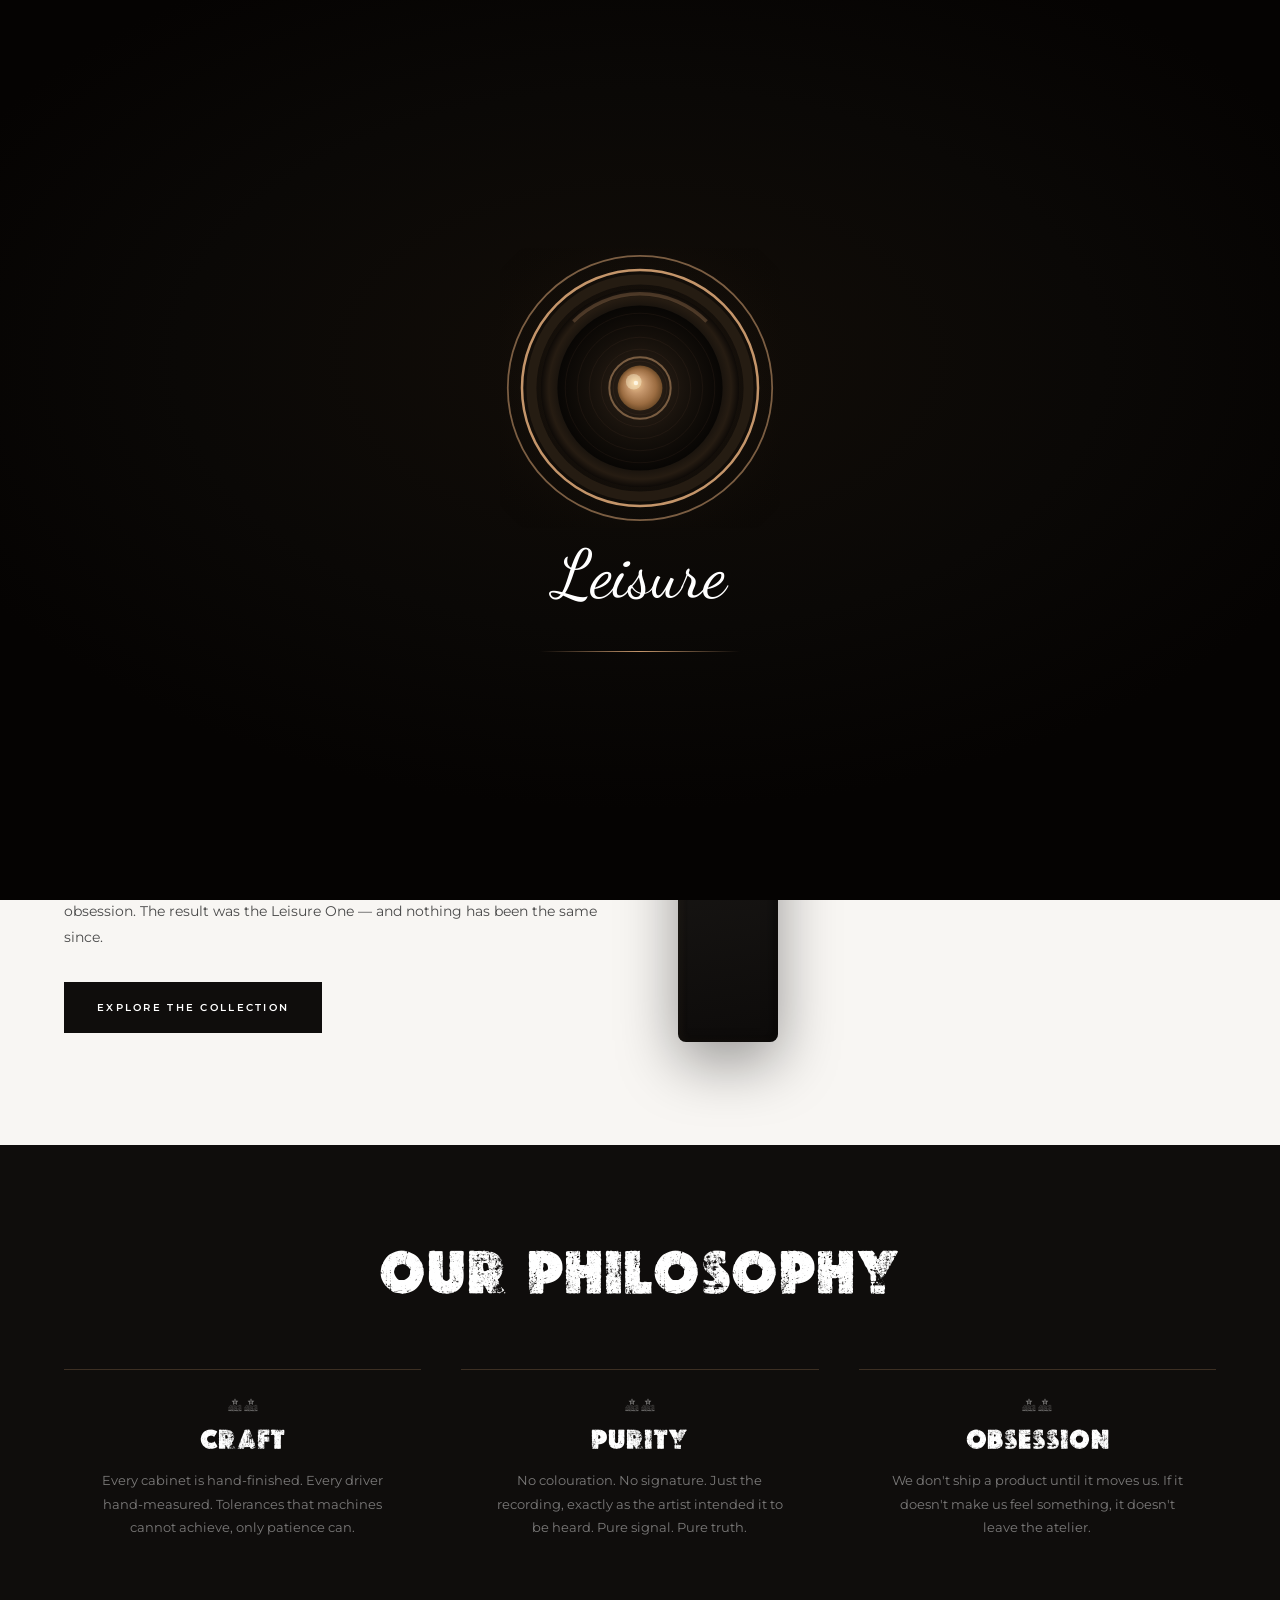
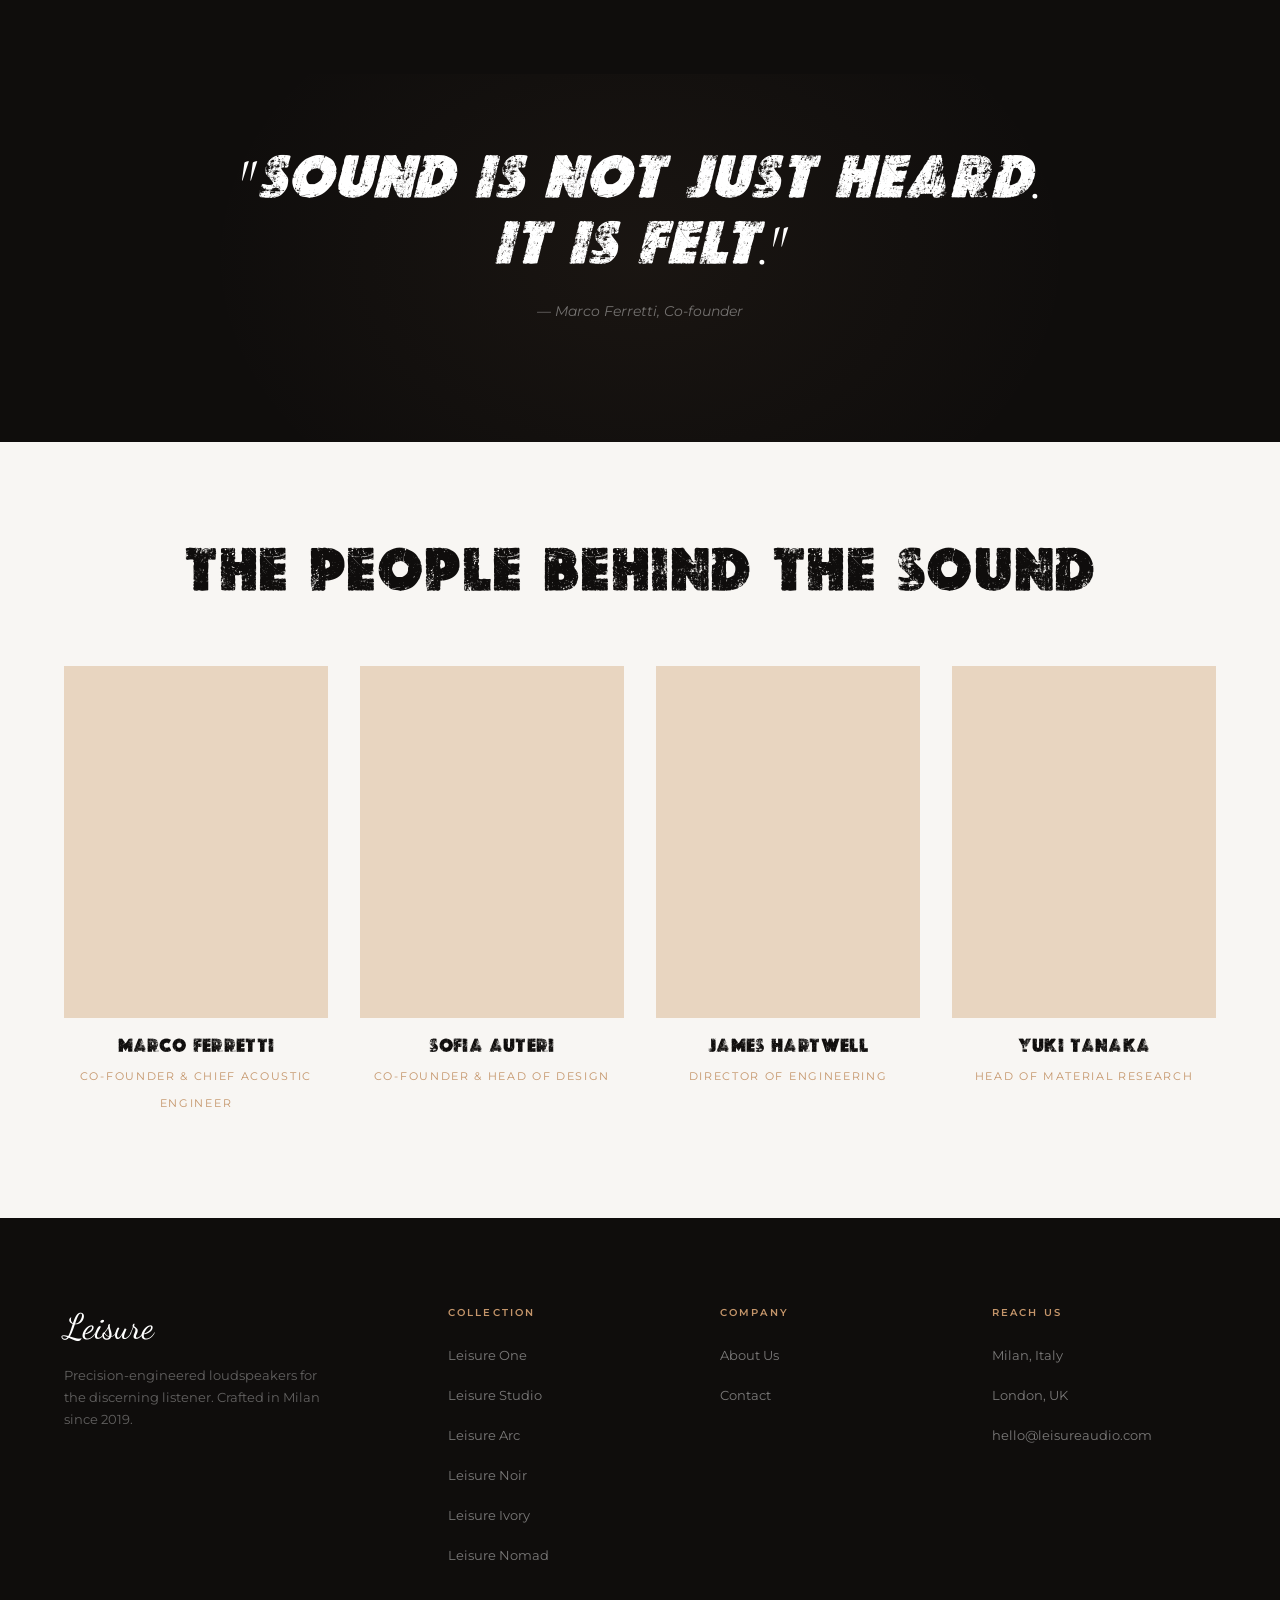
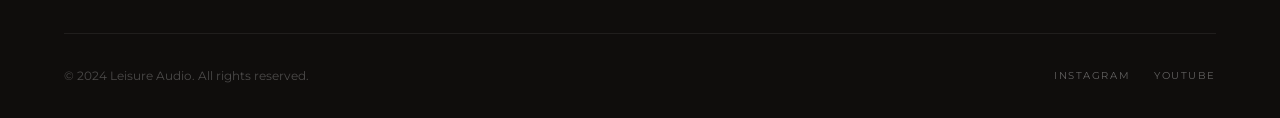
<file: about.html>
﻿<!DOCTYPE html>
<html lang="en">
<head>
  <meta charset="UTF-8" />
  <meta name="viewport" content="width=device-width, initial-scale=1.0" />
  <title>About | Leisure</title>
  <link rel="preconnect" href="https://fonts.googleapis.com" />
  <link rel="preconnect" href="https://fonts.gstatic.com" crossorigin />
  <link href="https://fonts.googleapis.com/css2?family=Dancing+Script:wght@700&family=Cormorant+Garamond:ital,wght@0,300;0,400;0,600;1,300;1,400&family=Montserrat:wght@300;400;500;600&display=swap" rel="stylesheet" />
  <link rel="stylesheet" href="css/style.css" />
</head>
<body>

  <div id="preloader">
    <canvas id="plCanvas" width="280" height="280"></canvas>
    <span class="preloader-brand">Leisure</span>
    <div class="preloader-line"></div>
  </div>

  <nav class="nav" id="nav">
    <div class="container nav-inner">
      <a href="index.html" class="nav-logo">Leisure</a>
      <ul class="nav-links">
        <li><a href="products/index.html">Products</a></li>
        <li><a href="about.html" class="active">About</a></li>
        <li><a href="contact.html">Contact</a></li>
      </ul>
      <div class="nav-hamburger" id="hamburger" role="button" aria-label="Toggle menu" tabindex="0">
        <span></span><span></span><span></span>
      </div>
    </div>
  </nav>

  <div class="nav-overlay" id="navOverlay">
    <a href="products/index.html">Products</a>
    <a href="about.html">About</a>
    <a href="contact.html">Contact</a>
  </div>

  <section class="about-hero">
    <div class="container">
      <span class="eyebrow" style="color:var(--accent)">Our Story</span>
      <h1>Born from<br><em>Obsession.</em></h1>
    </div>
  </section>

  <section class="about-story">
    <div class="container">
      <div class="split">
        <div class="split-text reveal reveal-left">
          <span class="eyebrow">The Beginning</span>
          <h2>Milan, 2019.</h2>
          <p>Leisure was founded by two acoustic engineers who shared a single frustration: that the pursuit of affordable audio had quietly murdered sonic excellence. They believed a speaker should disappear — not in the room, but in the performance.</p>
          <p style="margin-top:1.25rem">Three years of prototyping. Forty-seven driver configurations. One obsession. The result was the Leisure One — and nothing has been the same since.</p>
          <a href="products/index.html" class="btn-dark" style="margin-top:2rem">Explore the Collection</a>
        </div>
        <div class="split-visual reveal reveal-right">
          <div class="visual-tower" style="height:400px;width:100px"></div>
        </div>
      </div>
    </div>
  </section>

  <section class="about-values">
    <div class="container">
      <h2 class="reveal" style="color:var(--white);text-align:center;margin-bottom:3.5rem">Our Philosophy</h2>
      <div class="values-grid">
        <div class="value-item reveal reveal-delay-1">
          <p class="value-number">01</p>
          <h4>Craft</h4>
          <p>Every cabinet is hand-finished. Every driver hand-measured. Tolerances that machines cannot achieve, only patience can.</p>
        </div>
        <div class="value-item reveal reveal-delay-2">
          <p class="value-number">02</p>
          <h4>Purity</h4>
          <p>No colouration. No signature. Just the recording, exactly as the artist intended it to be heard. Pure signal. Pure truth.</p>
        </div>
        <div class="value-item reveal reveal-delay-3">
          <p class="value-number">03</p>
          <h4>Obsession</h4>
          <p>We don't ship a product until it moves us. If it doesn't make us feel something, it doesn't leave the atelier.</p>
        </div>
      </div>
    </div>
  </section>

  <section class="dark-banner">
    <div class="container">
      <h2 class="reveal" style="font-style:italic">"Sound is not just heard.<br>It is felt."</h2>
      <p class="reveal reveal-delay-1" style="color:rgba(255,255,255,0.4);font-style:italic;margin-top:.5rem">— Marco Ferretti, Co-founder</p>
    </div>
  </section>

  <section class="about-team">
    <div class="container">
      <h2 class="reveal" style="text-align:center;margin-bottom:3.5rem">The People Behind the Sound</h2>
      <div class="team-grid">
        <div class="team-member reveal">
          <div class="team-photo"></div>
          <h5>Marco Ferretti</h5>
          <span>Co-founder &amp; Chief Acoustic Engineer</span>
        </div>
        <div class="team-member reveal reveal-delay-1">
          <div class="team-photo"></div>
          <h5>Sofia Auteri</h5>
          <span>Co-founder &amp; Head of Design</span>
        </div>
        <div class="team-member reveal reveal-delay-2">
          <div class="team-photo"></div>
          <h5>James Hartwell</h5>
          <span>Director of Engineering</span>
        </div>
        <div class="team-member reveal reveal-delay-3">
          <div class="team-photo"></div>
          <h5>Yuki Tanaka</h5>
          <span>Head of Material Research</span>
        </div>
      </div>
    </div>
  </section>

  <footer class="footer">
    <div class="container">
      <div class="footer-top">
        <div class="footer-brand">
          <h3>Leisure</h3>
          <p>Precision-engineered loudspeakers for the discerning listener. Crafted in Milan since 2019.</p>
        </div>
        <div class="footer-col">
          <h6>Collection</h6>
          <ul>
            <li><a href="products/leisure-one.html">Leisure One</a></li>
            <li><a href="products/leisure-studio.html">Leisure Studio</a></li>
            <li><a href="products/leisure-arc.html">Leisure Arc</a></li>
            <li><a href="products/leisure-noir.html">Leisure Noir</a></li>
            <li><a href="products/leisure-ivory.html">Leisure Ivory</a></li>
            <li><a href="products/leisure-nomad.html">Leisure Nomad</a></li>
          </ul>
        </div>
        <div class="footer-col">
          <h6>Company</h6>
          <ul>
            <li><a href="about.html">About Us</a></li>
            <li><a href="contact.html">Contact</a></li>
          </ul>
        </div>
        <div class="footer-col">
          <h6>Reach Us</h6>
          <ul>
            <li><a href="#">Milan, Italy</a></li>
            <li><a href="#">London, UK</a></li>
            <li><a href="#">hello@leisureaudio.com</a></li>
          </ul>
        </div>
      </div>
      <div class="footer-bottom">
        <p>&copy; 2024 Leisure Audio. All rights reserved.</p>
        <div class="footer-socials">
          <a href="#">Instagram</a>
          <a href="#">YouTube</a>
        </div>
      </div>
    </div>
  </footer>

  <script src="js/main.js"></script>
  <script src="js/preloader-3d.js"></script>
</body>
</html>
</file>
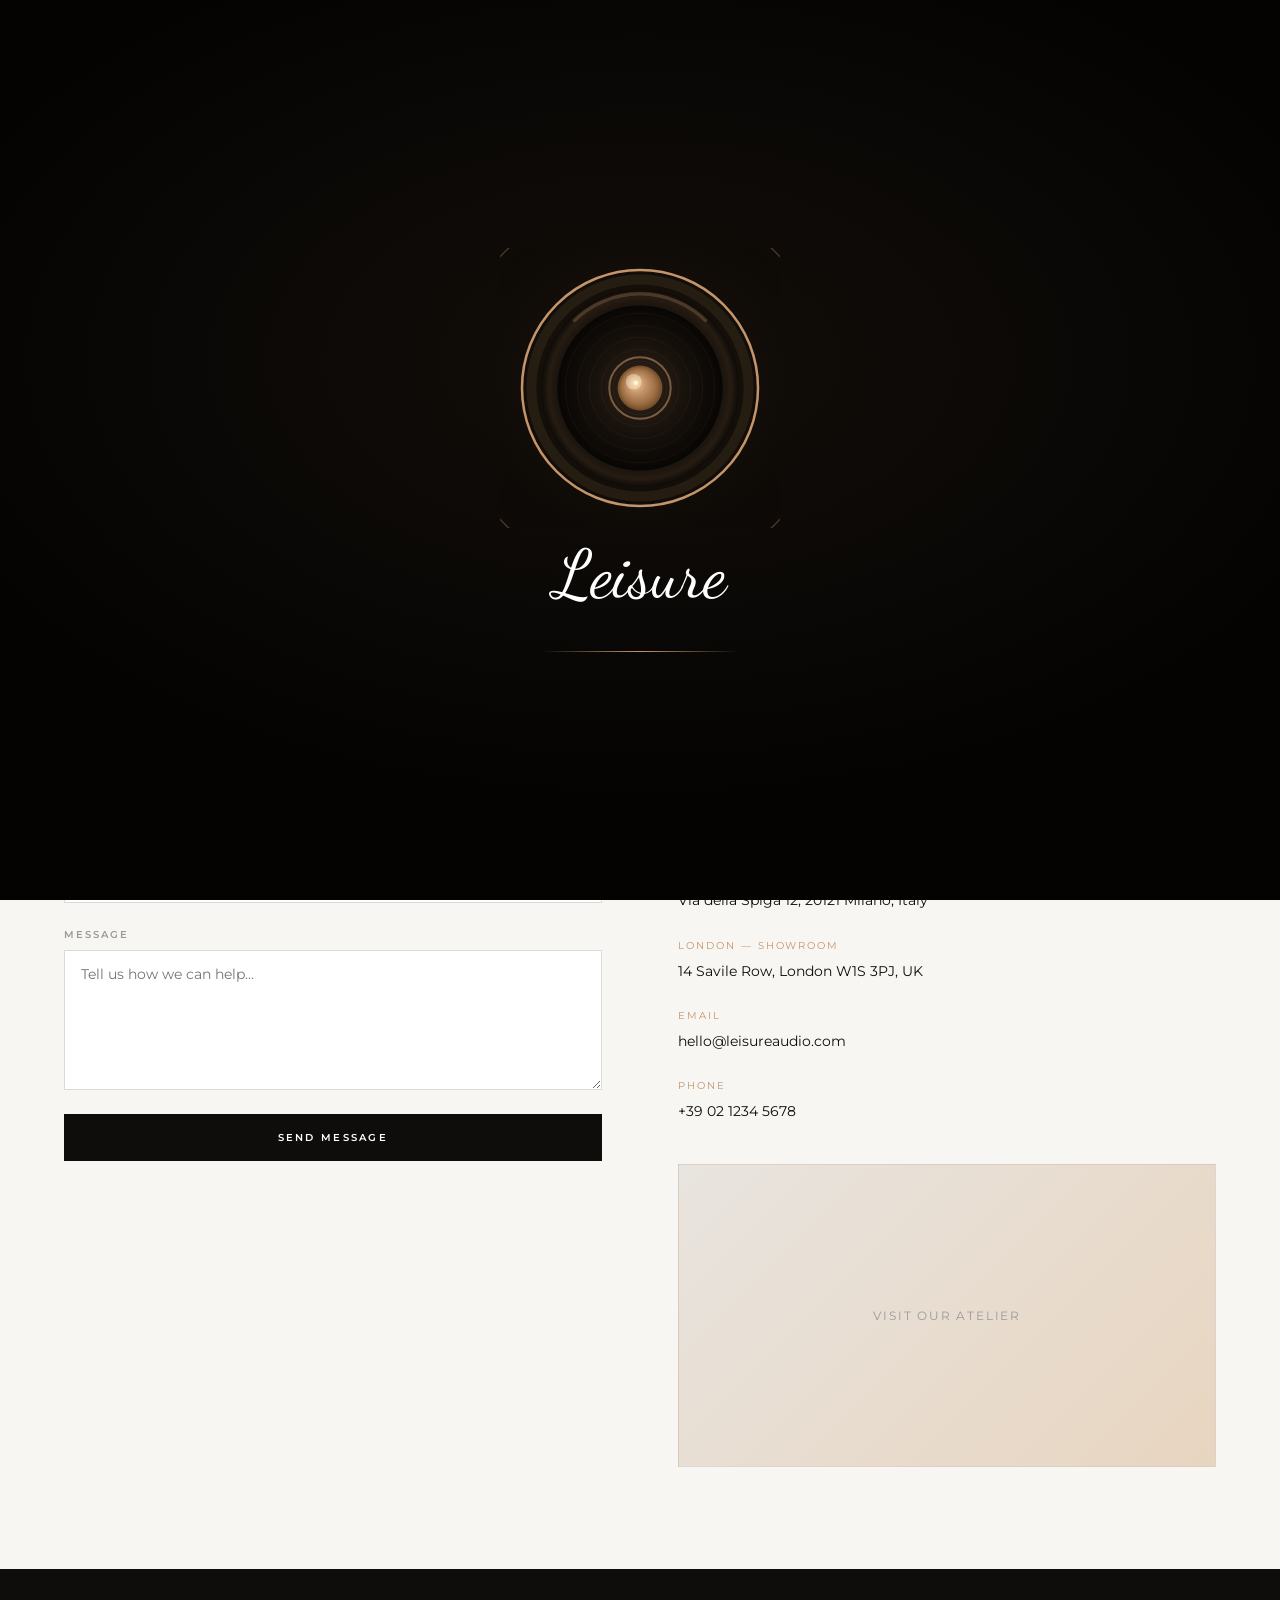
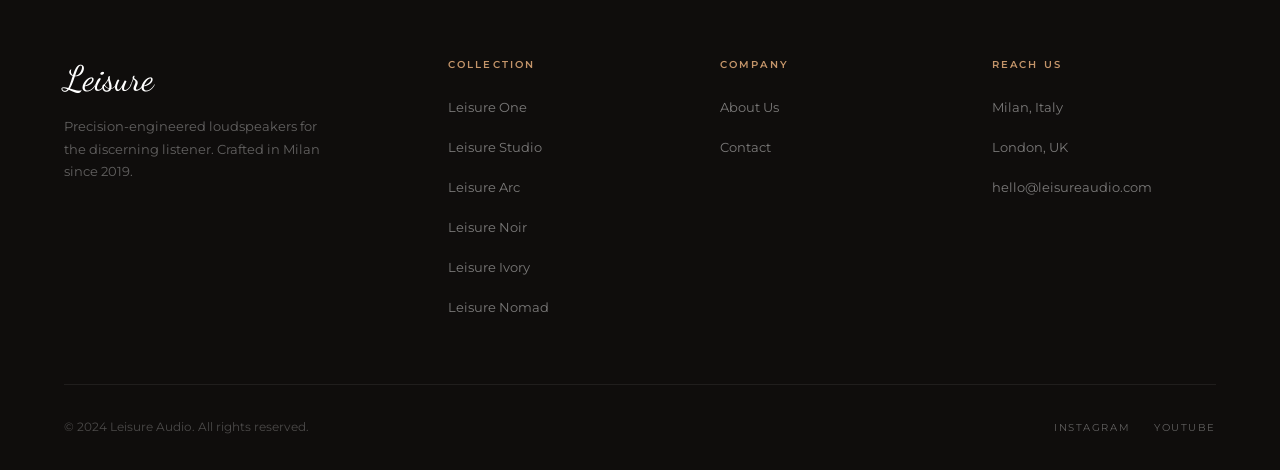
<file: contact.html>
﻿<!DOCTYPE html>
<html lang="en">
<head>
  <meta charset="UTF-8" />
  <meta name="viewport" content="width=device-width, initial-scale=1.0" />
  <title>Contact | Leisure</title>
  <link rel="preconnect" href="https://fonts.googleapis.com" />
  <link rel="preconnect" href="https://fonts.gstatic.com" crossorigin />
  <link href="https://fonts.googleapis.com/css2?family=Dancing+Script:wght@700&family=Cormorant+Garamond:ital,wght@0,300;0,400;0,600;1,300;1,400&family=Montserrat:wght@300;400;500;600&display=swap" rel="stylesheet" />
  <link rel="stylesheet" href="css/style.css" />
</head>
<body>

  <div id="preloader">
    <canvas id="plCanvas" width="280" height="280"></canvas>
    <span class="preloader-brand">Leisure</span>
    <div class="preloader-line"></div>
  </div>

  <nav class="nav" id="nav">
    <div class="container nav-inner">
      <a href="index.html" class="nav-logo">Leisure</a>
      <ul class="nav-links">
        <li><a href="products/index.html">Products</a></li>
        <li><a href="about.html">About</a></li>
        <li><a href="contact.html" class="active">Contact</a></li>
      </ul>
      <div class="nav-hamburger" id="hamburger" role="button" aria-label="Toggle menu" tabindex="0">
        <span></span><span></span><span></span>
      </div>
    </div>
  </nav>

  <div class="nav-overlay" id="navOverlay">
    <a href="products/index.html">Products</a>
    <a href="about.html">About</a>
    <a href="contact.html">Contact</a>
  </div>

  <!-- Page Hero -->
  <section class="about-hero">
    <div class="container">
      <span class="eyebrow" style="color:var(--accent)">We'd love to hear from you</span>
      <h1>Get in Touch.</h1>
    </div>
  </section>

  <!-- Contact Body -->
  <section class="contact-page">
    <div class="container">
      <div class="contact-grid">

        <!-- Form -->
        <div class="reveal">
          <form class="contact-form" id="contactForm" novalidate>
            <div class="form-group" data-field="name">
              <label for="contact-name">Full Name</label>
              <input type="text" id="contact-name" placeholder="Your name" autocomplete="name" />
              <span class="field-error"></span>
            </div>
            <div class="form-group" data-field="email">
              <label for="contact-email">Email Address</label>
              <input type="email" id="contact-email" placeholder="you@example.com" autocomplete="email" />
              <span class="field-error"></span>
            </div>
            <div class="form-group">
              <label for="contact-subject">Subject</label>
              <select id="contact-subject">
                <option value="">Select a topic</option>
                <option>General Enquiry</option>
                <option>Press &amp; Media</option>
                <option>Wholesale &amp; Dealers</option>
                <option>Technical Support</option>
                <option>Bespoke Commission</option>
              </select>
            </div>
            <div class="form-group" data-field="message">
              <label for="contact-message">Message</label>
              <textarea id="contact-message" placeholder="Tell us how we can help…"></textarea>
              <span class="field-error"></span>
            </div>
            <button type="submit" class="btn-dark" style="width:100%;justify-content:center">Send Message</button>
          </form>
          <div class="form-success" id="formSuccess">
            <h4>Message Received.</h4>
            <p>We typically respond within one business day. Thank you for reaching out.</p>
          </div>
        </div>

        <!-- Info -->
        <div class="contact-info reveal reveal-right">
          <span class="eyebrow">Our Atelier</span>
          <h2>Visit Us.</h2>
          <p>Our atelier is open by appointment. Come hear what the finest loudspeakers in the world sound like in a real listening room.</p>

          <div class="contact-detail">
            <div class="contact-detail-item">
              <label>Milan — Headquarters</label>
              <span>Via della Spiga 12, 20121 Milano, Italy</span>
            </div>
            <div class="contact-detail-item">
              <label>London — Showroom</label>
              <span>14 Savile Row, London W1S 3PJ, UK</span>
            </div>
            <div class="contact-detail-item">
              <label>Email</label>
              <span>hello@leisureaudio.com</span>
            </div>
            <div class="contact-detail-item">
              <label>Phone</label>
              <span>+39 02 1234 5678</span>
            </div>
          </div>

          <div class="map-placeholder">Visit Our Atelier</div>
        </div>

      </div>
    </div>
  </section>

  <footer class="footer">
    <div class="container">
      <div class="footer-top">
        <div class="footer-brand">
          <h3>Leisure</h3>
          <p>Precision-engineered loudspeakers for the discerning listener. Crafted in Milan since 2019.</p>
        </div>
        <div class="footer-col">
          <h6>Collection</h6>
          <ul>
            <li><a href="products/leisure-one.html">Leisure One</a></li>
            <li><a href="products/leisure-studio.html">Leisure Studio</a></li>
            <li><a href="products/leisure-arc.html">Leisure Arc</a></li>
            <li><a href="products/leisure-noir.html">Leisure Noir</a></li>
            <li><a href="products/leisure-ivory.html">Leisure Ivory</a></li>
            <li><a href="products/leisure-nomad.html">Leisure Nomad</a></li>
          </ul>
        </div>
        <div class="footer-col">
          <h6>Company</h6>
          <ul>
            <li><a href="about.html">About Us</a></li>
            <li><a href="contact.html">Contact</a></li>
          </ul>
        </div>
        <div class="footer-col">
          <h6>Reach Us</h6>
          <ul>
            <li><a href="#">Milan, Italy</a></li>
            <li><a href="#">London, UK</a></li>
            <li><a href="#">hello@leisureaudio.com</a></li>
          </ul>
        </div>
      </div>
      <div class="footer-bottom">
        <p>&copy; 2024 Leisure Audio. All rights reserved.</p>
        <div class="footer-socials">
          <a href="#">Instagram</a>
          <a href="#">YouTube</a>
        </div>
      </div>
    </div>
  </footer>

  <script src="js/main.js"></script>
  <script src="js/preloader-3d.js"></script>
</body>
</html>
</file>
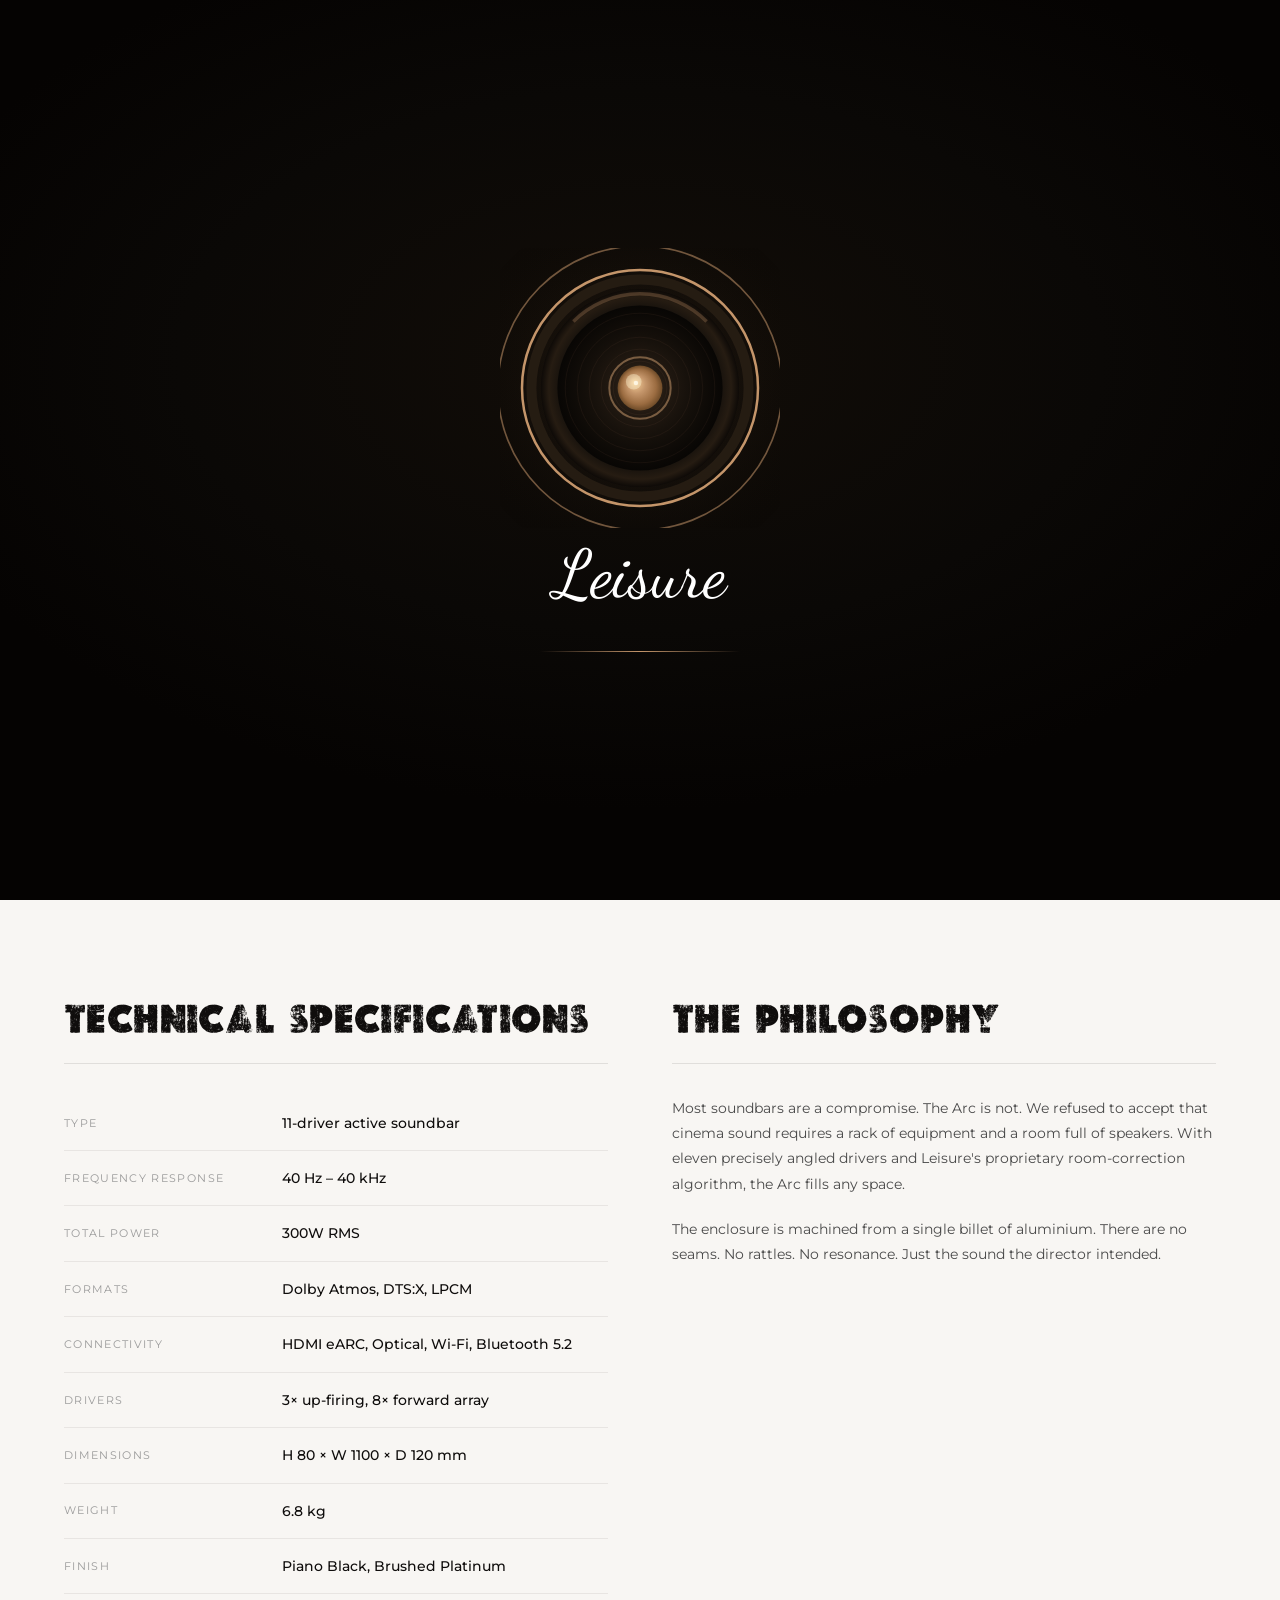
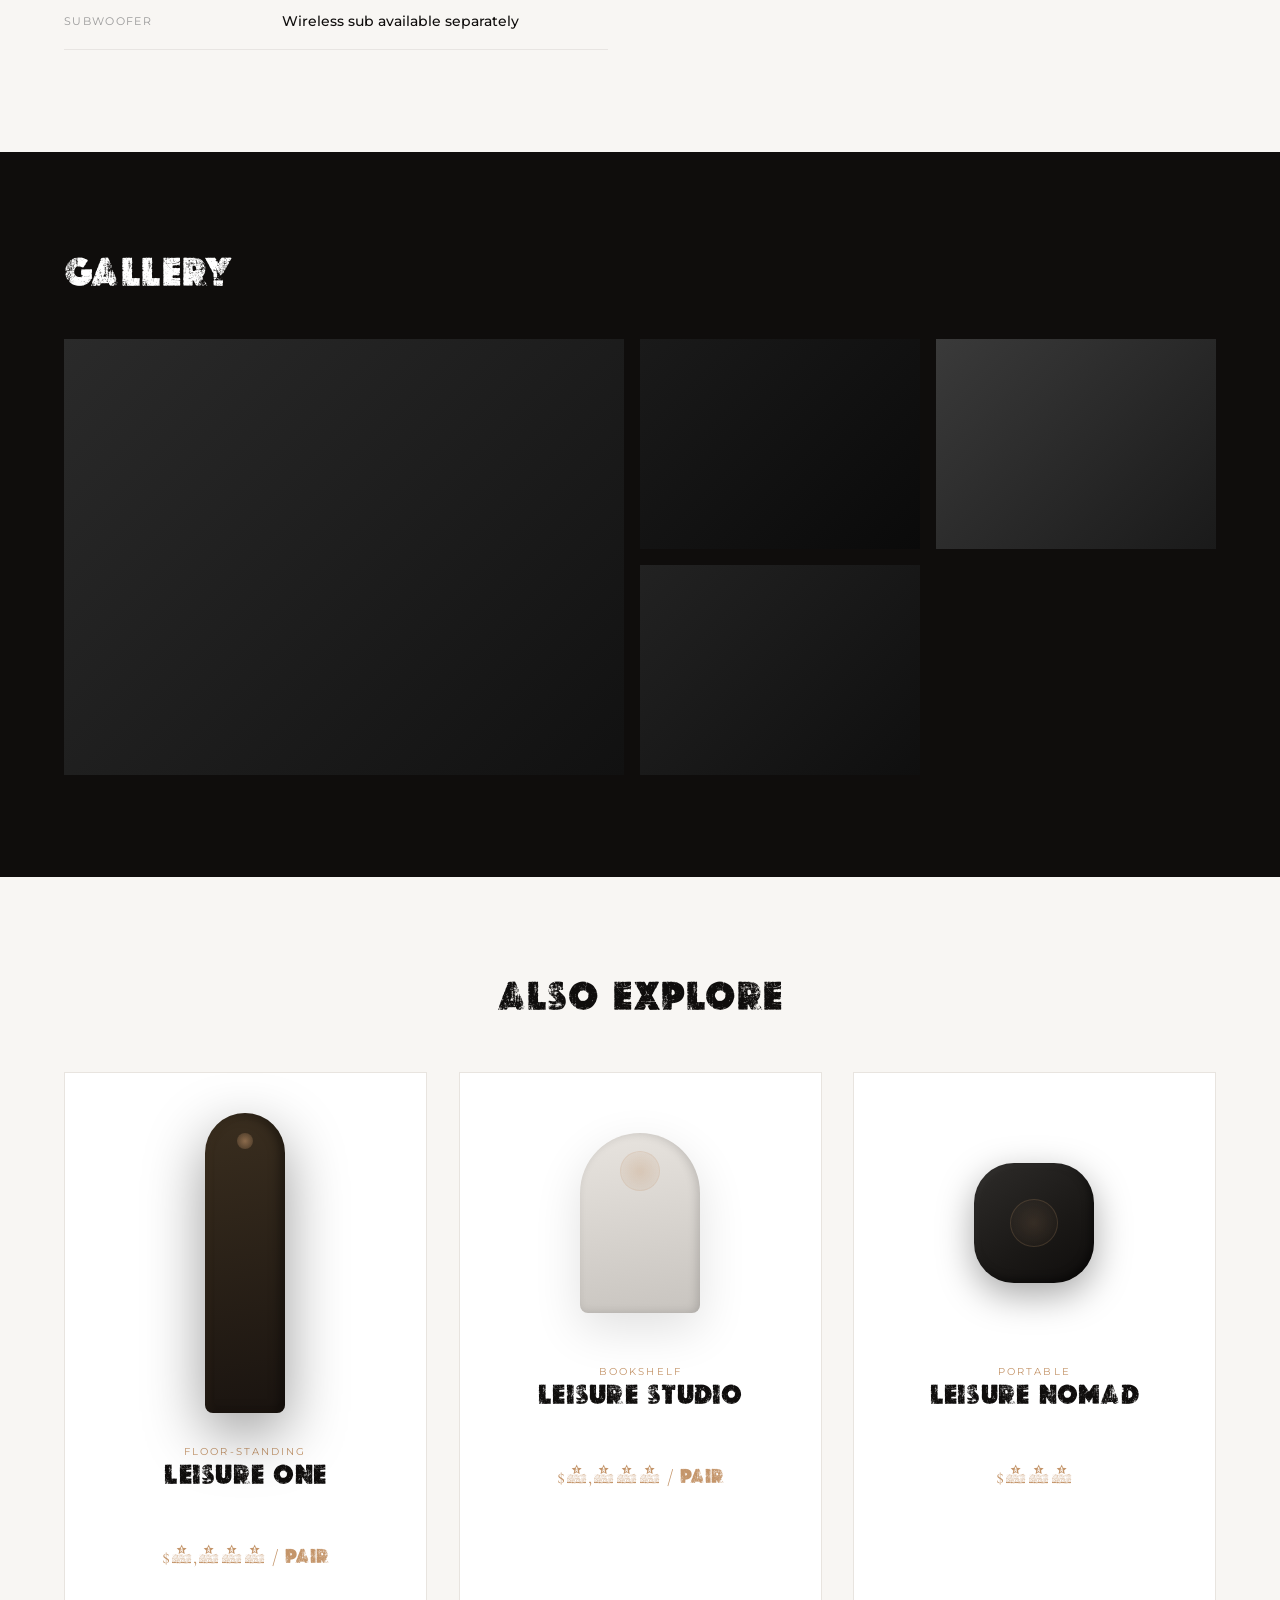
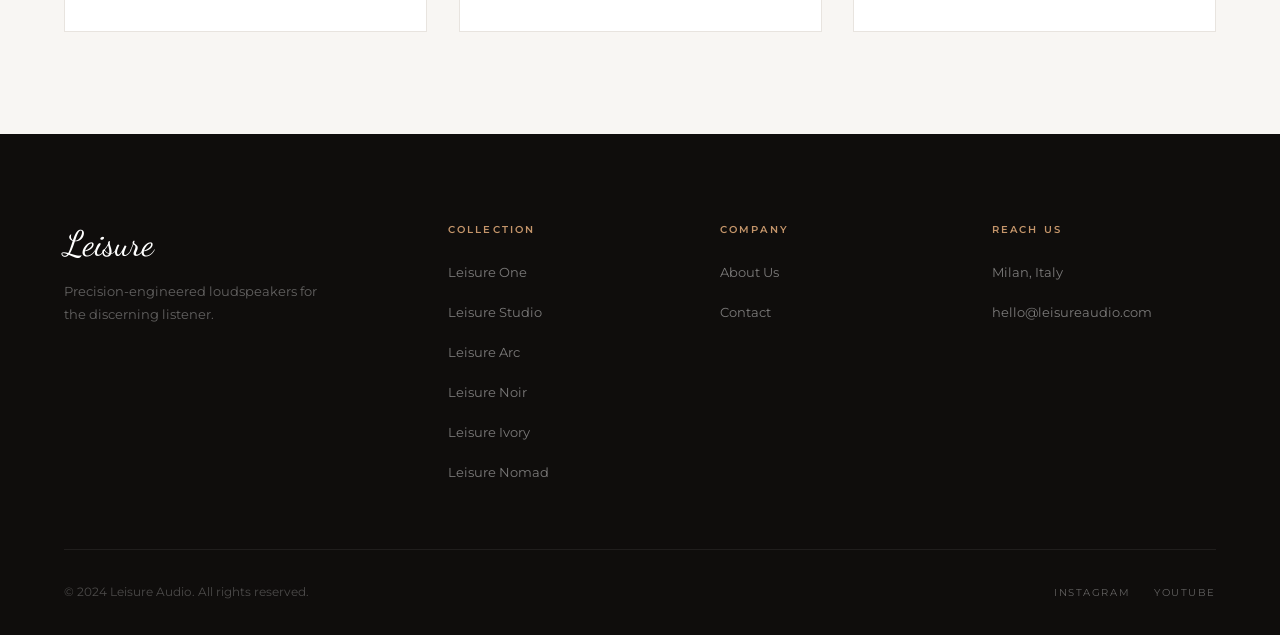
<file: products/leisure-arc.html>
﻿<!DOCTYPE html>
<html lang="en">
<head>
  <meta charset="UTF-8" />
  <meta name="viewport" content="width=device-width, initial-scale=1.0" />
  <title>Leisure Arc | Leisure</title>
  <link rel="preconnect" href="https://fonts.googleapis.com" />
  <link rel="preconnect" href="https://fonts.gstatic.com" crossorigin />
  <link href="https://fonts.googleapis.com/css2?family=Dancing+Script:wght@700&family=Cormorant+Garamond:ital,wght@0,300;0,400;0,600;1,300;1,400&family=Montserrat:wght@300;400;500;600&display=swap" rel="stylesheet" />
  <link rel="stylesheet" href="../css/style.css" />
</head>
<body>

  <div id="preloader">
    <canvas id="plCanvas" width="280" height="280"></canvas>
    <span class="preloader-brand">Leisure</span>
    <div class="preloader-line"></div>
  </div>

  <nav class="nav" id="nav">
    <div class="container nav-inner">
      <a href="../index.html" class="nav-logo">Leisure</a>
      <ul class="nav-links">
        <li><a href="index.html" class="active">Products</a></li>
        <li><a href="../about.html">About</a></li>
        <li><a href="../contact.html">Contact</a></li>
      </ul>
      <div class="nav-hamburger" id="hamburger" role="button" aria-label="Toggle menu" tabindex="0">
        <span></span><span></span><span></span>
      </div>
    </div>
  </nav>
  <div class="nav-overlay" id="navOverlay">
    <a href="index.html">Products</a>
    <a href="../about.html">About</a>
    <a href="../contact.html">Contact</a>
  </div>

  <section class="product-hero">
    <div class="product-hero-visual">
      <div class="visual-soundbar" style="width:460px;height:100px"></div>
    </div>
    <div class="product-hero-info">
      <span class="eyebrow">Premium Soundbar</span>
      <h1>Leisure Arc</h1>
      <p class="product-hero-tagline">Cinematic. Minimal. Flawless.</p>
      <p class="product-hero-price">$3,200</p>
      <p class="product-hero-desc">The Arc reimagines what a soundbar can be. A single continuous curve of aircraft-grade aluminium houses eleven drivers tuned in a custom Leisure configuration. Dolby Atmos. DTS:X. Zero compromise. It sits below your screen like a piece of sculpture and sounds like a full theatre.</p>
      <div class="product-hero-actions">
        <a href="../contact.html" class="btn-dark">Request to Purchase</a>
        <a href="../contact.html" class="btn-outline">Add to Wishlist</a>
      </div>
    </div>
  </section>

  <section class="product-specs">
    <div class="container">
      <div style="display:grid;grid-template-columns:1fr 1fr;gap:4rem;align-items:start">
        <div>
          <h3>Technical Specifications</h3>
          <table class="specs-table">
            <tr><td>Type</td><td>11-driver active soundbar</td></tr>
            <tr><td>Frequency Response</td><td>40 Hz – 40 kHz</td></tr>
            <tr><td>Total Power</td><td>300W RMS</td></tr>
            <tr><td>Formats</td><td>Dolby Atmos, DTS:X, LPCM</td></tr>
            <tr><td>Connectivity</td><td>HDMI eARC, Optical, Wi-Fi, Bluetooth 5.2</td></tr>
            <tr><td>Drivers</td><td>3× up-firing, 8× forward array</td></tr>
            <tr><td>Dimensions</td><td>H 80 × W 1100 × D 120 mm</td></tr>
            <tr><td>Weight</td><td>6.8 kg</td></tr>
            <tr><td>Finish</td><td>Piano Black, Brushed Platinum</td></tr>
            <tr><td>Subwoofer</td><td>Wireless sub available separately</td></tr>
          </table>
        </div>
        <div>
          <h3>The Philosophy</h3>
          <p>Most soundbars are a compromise. The Arc is not. We refused to accept that cinema sound requires a rack of equipment and a room full of speakers. With eleven precisely angled drivers and Leisure's proprietary room-correction algorithm, the Arc fills any space.</p>
          <p style="margin-top:1.25rem">The enclosure is machined from a single billet of aluminium. There are no seams. No rattles. No resonance. Just the sound the director intended.</p>
        </div>
      </div>
    </div>
  </section>

  <section class="product-gallery">
    <div class="container">
      <h3 style="color:var(--white);margin-bottom:2.5rem">Gallery</h3>
      <div class="gallery-grid">
        <div class="gallery-item" style="background:linear-gradient(135deg,#2a2a2a,#111)"></div>
        <div class="gallery-item" style="background:linear-gradient(135deg,#1a1a1a,#0a0a0a)"></div>
        <div class="gallery-item" style="background:linear-gradient(135deg,#3a3a3a,#1a1a1a)"></div>
        <div class="gallery-item" style="background:linear-gradient(135deg,#222,#0f0f0f)"></div>
      </div>
    </div>
  </section>

  <section class="also-explore">
    <div class="container">
      <h3 style="text-align:center;margin-bottom:3rem">Also Explore</h3>
      <div class="products-grid">
        <a href="leisure-one.html" class="product-card light">
          <div class="product-card-visual"><div class="visual-tower" style="background:linear-gradient(170deg,#3a2e1f,#1a1410)"></div></div>
          <div class="product-card-info">
            <span class="product-card-category">Floor-standing</span>
            <h3 class="product-card-name" style="color:var(--dark)">Leisure One</h3>
            <p class="product-card-price">$8,500 / pair</p>
          </div>
        </a>
        <a href="leisure-studio.html" class="product-card light">
          <div class="product-card-visual"><div class="visual-bookshelf" style="background:linear-gradient(170deg,#e8e4df,#c8c4bf);box-shadow:inset -3px 0 10px rgba(0,0,0,.15),0 16px 48px rgba(0,0,0,.12)"></div></div>
          <div class="product-card-info">
            <span class="product-card-category">Bookshelf</span>
            <h3 class="product-card-name" style="color:var(--dark)">Leisure Studio</h3>
            <p class="product-card-price">$2,800 / pair</p>
          </div>
        </a>
        <a href="leisure-nomad.html" class="product-card light">
          <div class="product-card-visual"><div class="visual-portable"></div></div>
          <div class="product-card-info">
            <span class="product-card-category">Portable</span>
            <h3 class="product-card-name" style="color:var(--dark)">Leisure Nomad</h3>
            <p class="product-card-price">$650</p>
          </div>
        </a>
      </div>
    </div>
  </section>

  <footer class="footer">
    <div class="container">
      <div class="footer-top">
        <div class="footer-brand"><h3>Leisure</h3><p>Precision-engineered loudspeakers for the discerning listener.</p></div>
        <div class="footer-col"><h6>Collection</h6><ul>
          <li><a href="leisure-one.html">Leisure One</a></li>
          <li><a href="leisure-studio.html">Leisure Studio</a></li>
          <li><a href="leisure-arc.html">Leisure Arc</a></li>
          <li><a href="leisure-noir.html">Leisure Noir</a></li>
          <li><a href="leisure-ivory.html">Leisure Ivory</a></li>
          <li><a href="leisure-nomad.html">Leisure Nomad</a></li>
        </ul></div>
        <div class="footer-col"><h6>Company</h6><ul>
          <li><a href="../about.html">About Us</a></li>
          <li><a href="../contact.html">Contact</a></li>
        </ul></div>
        <div class="footer-col"><h6>Reach Us</h6><ul>
          <li><a href="#">Milan, Italy</a></li>
          <li><a href="#">hello@leisureaudio.com</a></li>
        </ul></div>
      </div>
      <div class="footer-bottom">
        <p>&copy; 2024 Leisure Audio. All rights reserved.</p>
        <div class="footer-socials"><a href="#">Instagram</a><a href="#">YouTube</a></div>
      </div>
    </div>
  </footer>

  <script src="../js/main.js"></script>
  <script src="../js/preloader-3d.js"></script>
</body>
</html>
</file>
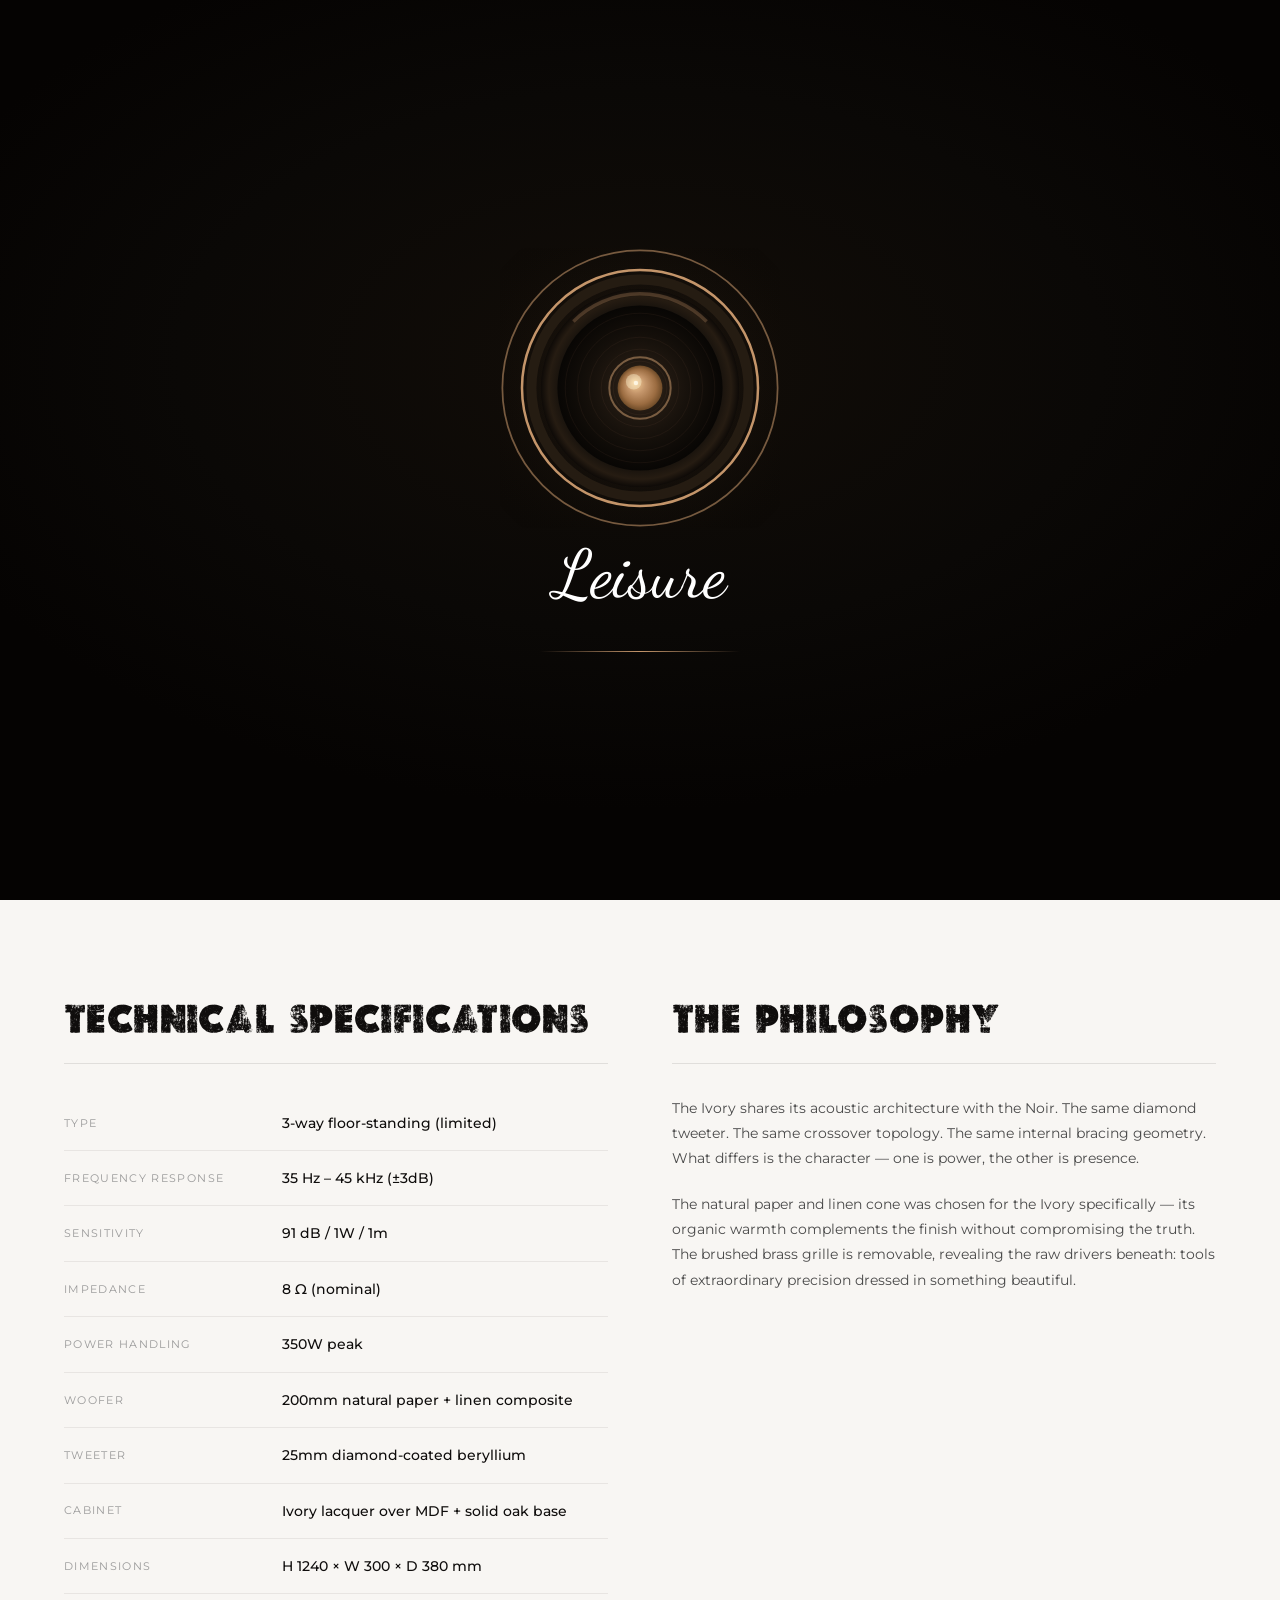
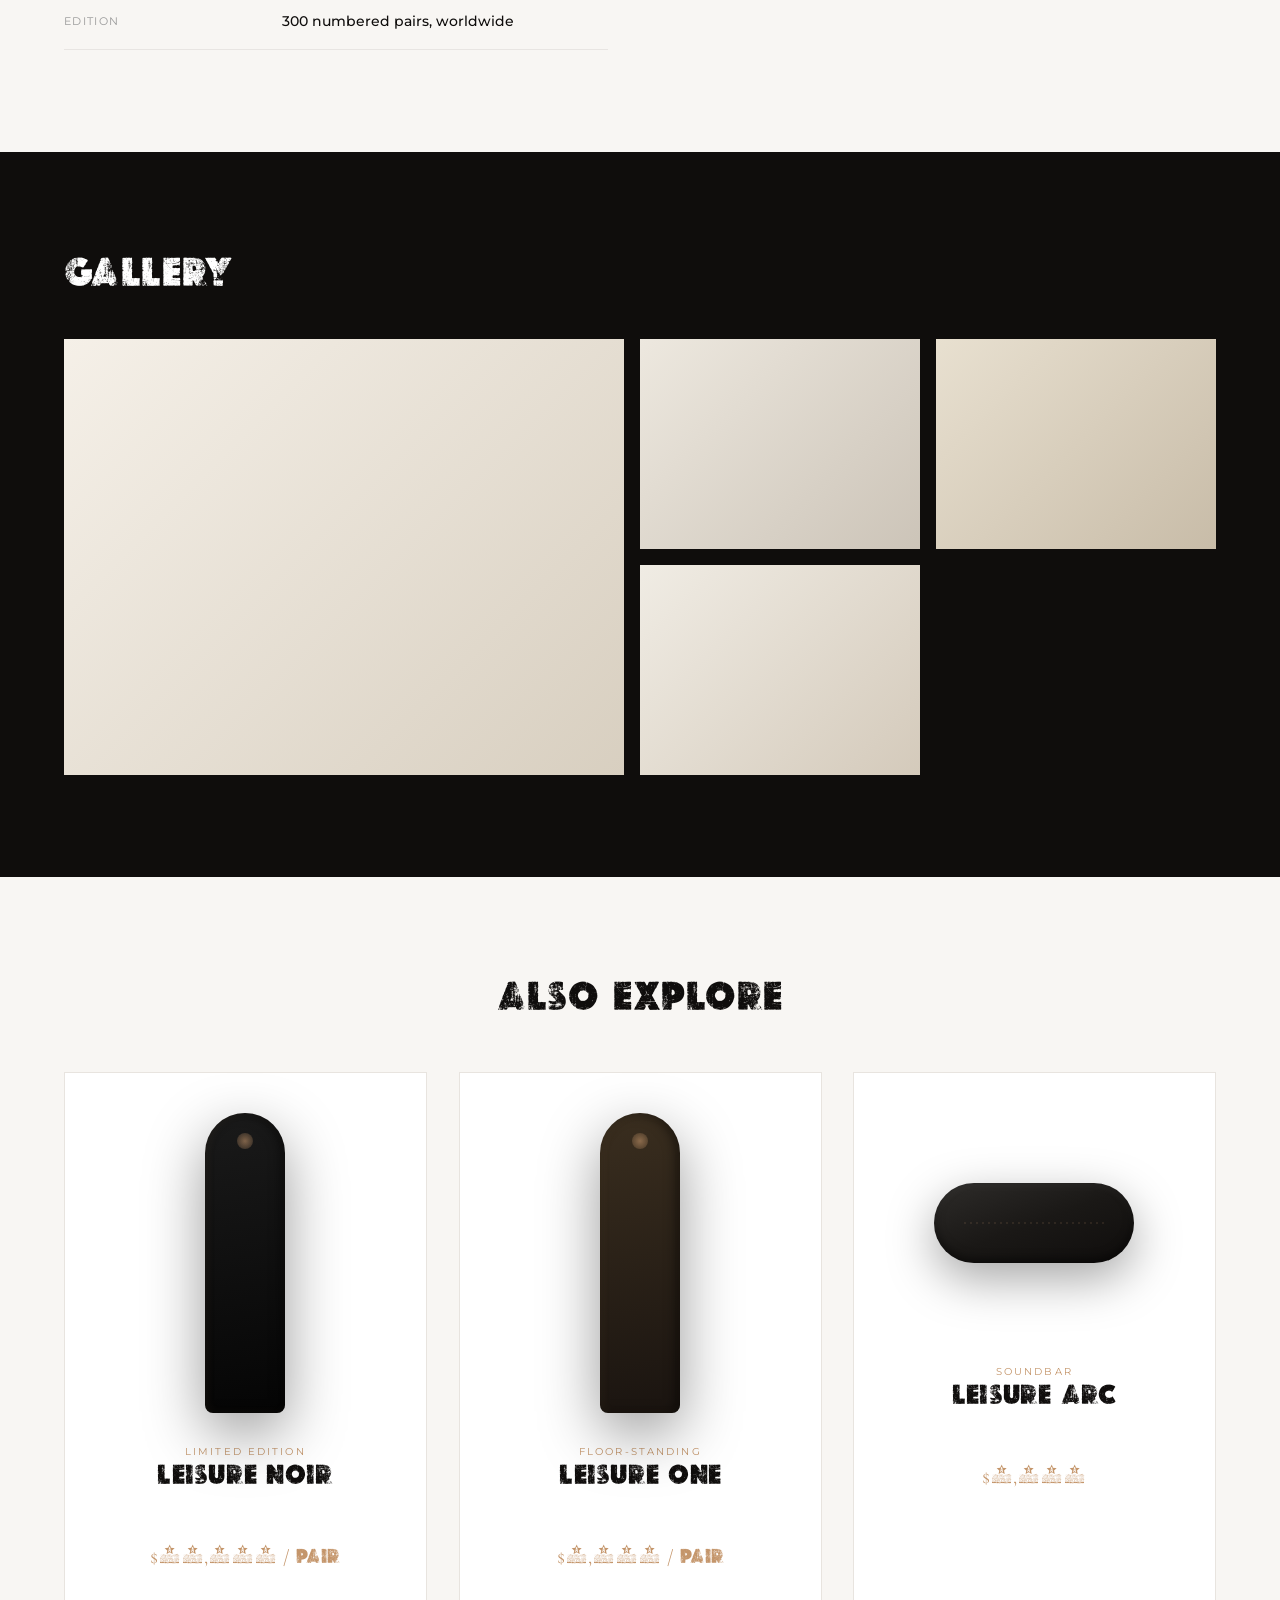
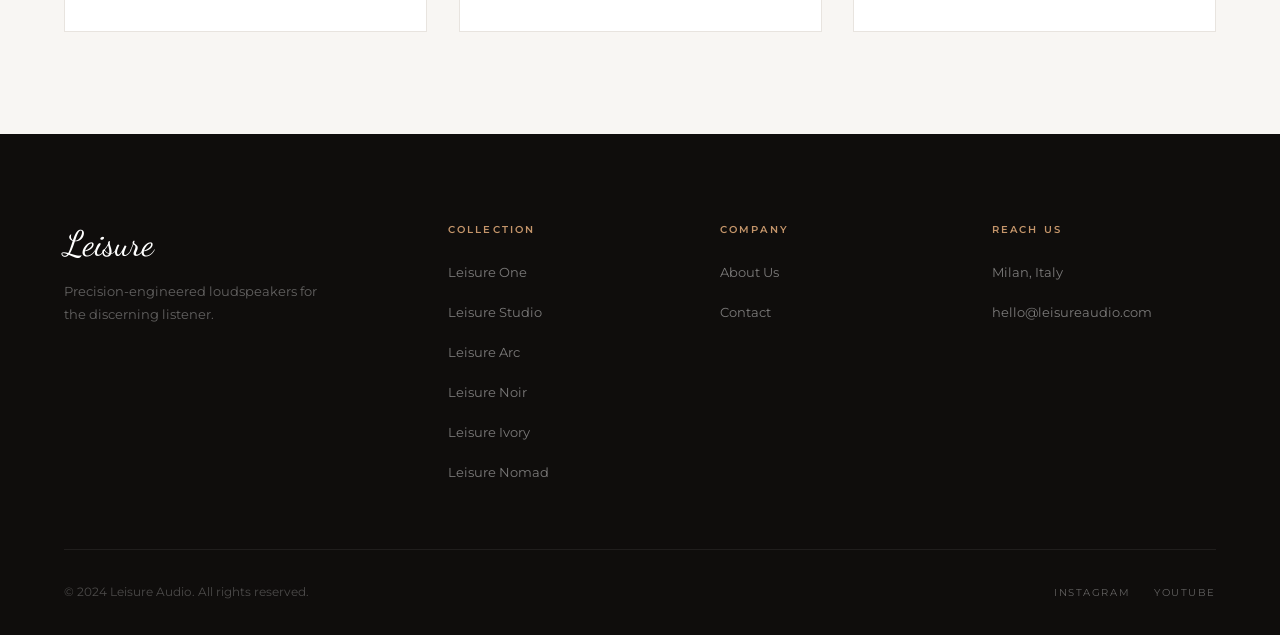
<file: products/leisure-ivory.html>
﻿<!DOCTYPE html>
<html lang="en">
<head>
  <meta charset="UTF-8" />
  <meta name="viewport" content="width=device-width, initial-scale=1.0" />
  <title>Leisure Ivory | Leisure</title>
  <link rel="preconnect" href="https://fonts.googleapis.com" />
  <link rel="preconnect" href="https://fonts.gstatic.com" crossorigin />
  <link href="https://fonts.googleapis.com/css2?family=Dancing+Script:wght@700&family=Cormorant+Garamond:ital,wght@0,300;0,400;0,600;1,300;1,400&family=Montserrat:wght@300;400;500;600&display=swap" rel="stylesheet" />
  <link rel="stylesheet" href="../css/style.css" />
</head>
<body>

  <div id="preloader">
    <canvas id="plCanvas" width="280" height="280"></canvas>
    <span class="preloader-brand">Leisure</span>
    <div class="preloader-line"></div>
  </div>

  <nav class="nav" id="nav">
    <div class="container nav-inner">
      <a href="../index.html" class="nav-logo">Leisure</a>
      <ul class="nav-links">
        <li><a href="index.html" class="active">Products</a></li>
        <li><a href="../about.html">About</a></li>
        <li><a href="../contact.html">Contact</a></li>
      </ul>
      <div class="nav-hamburger" id="hamburger" role="button" aria-label="Toggle menu" tabindex="0">
        <span></span><span></span><span></span>
      </div>
    </div>
  </nav>
  <div class="nav-overlay" id="navOverlay">
    <a href="index.html">Products</a>
    <a href="../about.html">About</a>
    <a href="../contact.html">Contact</a>
  </div>

  <section class="product-hero">
    <div class="product-hero-visual">
      <div style="position:relative">
        <div class="visual-tower" style="height:500px;width:120px;background:linear-gradient(170deg,#f8f3ea 0%,#ddd5c0 50%,#c4b89e 100%);box-shadow:inset -4px 0 16px rgba(0,0,0,.08),0 24px 80px rgba(0,0,0,.18)"></div>
        <span class="badge-limited" style="position:absolute;top:-1.5rem;left:50%;transform:translateX(-50%);white-space:nowrap">Limited Edition</span>
      </div>
    </div>
    <div class="product-hero-info">
      <span class="eyebrow">Limited Edition — 300 Pairs</span>
      <h1>Leisure Ivory</h1>
      <p class="product-hero-tagline">Hand-finished in Milan</p>
      <p class="product-hero-price">$12,000 <span style="font-size:1rem;color:var(--gray)">&nbsp;/ pair</span></p>
      <p class="product-hero-desc">Where the Noir is shadow, the Ivory is light. Twelve coats of hand-applied ivory lacquer, each flatted between applications. Brushed brass grilles. Solid oak base. The Ivory does not simply perform — it presides. Three hundred pairs, each finished over four days by a single craftsperson.</p>
      <div class="product-hero-actions">
        <a href="../contact.html" class="btn-dark">Request Allocation</a>
        <a href="../contact.html" class="btn-outline">Join Waitlist</a>
      </div>
    </div>
  </section>

  <section class="product-specs">
    <div class="container">
      <div style="display:grid;grid-template-columns:1fr 1fr;gap:4rem;align-items:start">
        <div>
          <h3>Technical Specifications</h3>
          <table class="specs-table">
            <tr><td>Type</td><td>3-way floor-standing (limited)</td></tr>
            <tr><td>Frequency Response</td><td>35 Hz – 45 kHz (±3dB)</td></tr>
            <tr><td>Sensitivity</td><td>91 dB / 1W / 1m</td></tr>
            <tr><td>Impedance</td><td>8 Ω (nominal)</td></tr>
            <tr><td>Power Handling</td><td>350W peak</td></tr>
            <tr><td>Woofer</td><td>200mm natural paper + linen composite</td></tr>
            <tr><td>Tweeter</td><td>25mm diamond-coated beryllium</td></tr>
            <tr><td>Cabinet</td><td>Ivory lacquer over MDF + solid oak base</td></tr>
            <tr><td>Dimensions</td><td>H 1240 × W 300 × D 380 mm</td></tr>
            <tr><td>Edition</td><td>300 numbered pairs, worldwide</td></tr>
          </table>
        </div>
        <div>
          <h3>The Philosophy</h3>
          <p>The Ivory shares its acoustic architecture with the Noir. The same diamond tweeter. The same crossover topology. The same internal bracing geometry. What differs is the character — one is power, the other is presence.</p>
          <p style="margin-top:1.25rem">The natural paper and linen cone was chosen for the Ivory specifically — its organic warmth complements the finish without compromising the truth. The brushed brass grille is removable, revealing the raw drivers beneath: tools of extraordinary precision dressed in something beautiful.</p>
        </div>
      </div>
    </div>
  </section>

  <section class="product-gallery">
    <div class="container">
      <h3 style="color:var(--white);margin-bottom:2.5rem">Gallery</h3>
      <div class="gallery-grid">
        <div class="gallery-item" style="background:linear-gradient(135deg,#f5f0e8,#d8cfc0)"></div>
        <div class="gallery-item" style="background:linear-gradient(135deg,#ede8df,#ccc4b8)"></div>
        <div class="gallery-item" style="background:linear-gradient(135deg,#e8e0d0,#c8bca8)"></div>
        <div class="gallery-item" style="background:linear-gradient(135deg,#f0ece4,#d4cabb)"></div>
      </div>
    </div>
  </section>

  <section class="also-explore">
    <div class="container">
      <h3 style="text-align:center;margin-bottom:3rem">Also Explore</h3>
      <div class="products-grid">
        <a href="leisure-noir.html" class="product-card light">
          <div class="product-card-visual"><div class="visual-tower" style="background:linear-gradient(170deg,#1a1a1a,#050505)"></div></div>
          <div class="product-card-info">
            <span class="product-card-category">Limited Edition</span>
            <h3 class="product-card-name" style="color:var(--dark)">Leisure Noir</h3>
            <p class="product-card-price">$12,000 / pair</p>
          </div>
        </a>
        <a href="leisure-one.html" class="product-card light">
          <div class="product-card-visual"><div class="visual-tower" style="background:linear-gradient(170deg,#3a2e1f,#1a1410)"></div></div>
          <div class="product-card-info">
            <span class="product-card-category">Floor-standing</span>
            <h3 class="product-card-name" style="color:var(--dark)">Leisure One</h3>
            <p class="product-card-price">$8,500 / pair</p>
          </div>
        </a>
        <a href="leisure-arc.html" class="product-card light">
          <div class="product-card-visual"><div class="visual-soundbar" style="width:200px"></div></div>
          <div class="product-card-info">
            <span class="product-card-category">Soundbar</span>
            <h3 class="product-card-name" style="color:var(--dark)">Leisure Arc</h3>
            <p class="product-card-price">$3,200</p>
          </div>
        </a>
      </div>
    </div>
  </section>

  <footer class="footer">
    <div class="container">
      <div class="footer-top">
        <div class="footer-brand"><h3>Leisure</h3><p>Precision-engineered loudspeakers for the discerning listener.</p></div>
        <div class="footer-col"><h6>Collection</h6><ul>
          <li><a href="leisure-one.html">Leisure One</a></li>
          <li><a href="leisure-studio.html">Leisure Studio</a></li>
          <li><a href="leisure-arc.html">Leisure Arc</a></li>
          <li><a href="leisure-noir.html">Leisure Noir</a></li>
          <li><a href="leisure-ivory.html">Leisure Ivory</a></li>
          <li><a href="leisure-nomad.html">Leisure Nomad</a></li>
        </ul></div>
        <div class="footer-col"><h6>Company</h6><ul>
          <li><a href="../about.html">About Us</a></li>
          <li><a href="../contact.html">Contact</a></li>
        </ul></div>
        <div class="footer-col"><h6>Reach Us</h6><ul>
          <li><a href="#">Milan, Italy</a></li>
          <li><a href="#">hello@leisureaudio.com</a></li>
        </ul></div>
      </div>
      <div class="footer-bottom">
        <p>&copy; 2024 Leisure Audio. All rights reserved.</p>
        <div class="footer-socials"><a href="#">Instagram</a><a href="#">YouTube</a></div>
      </div>
    </div>
  </footer>

  <script src="../js/main.js"></script>
  <script src="../js/preloader-3d.js"></script>
</body>
</html>
</file>
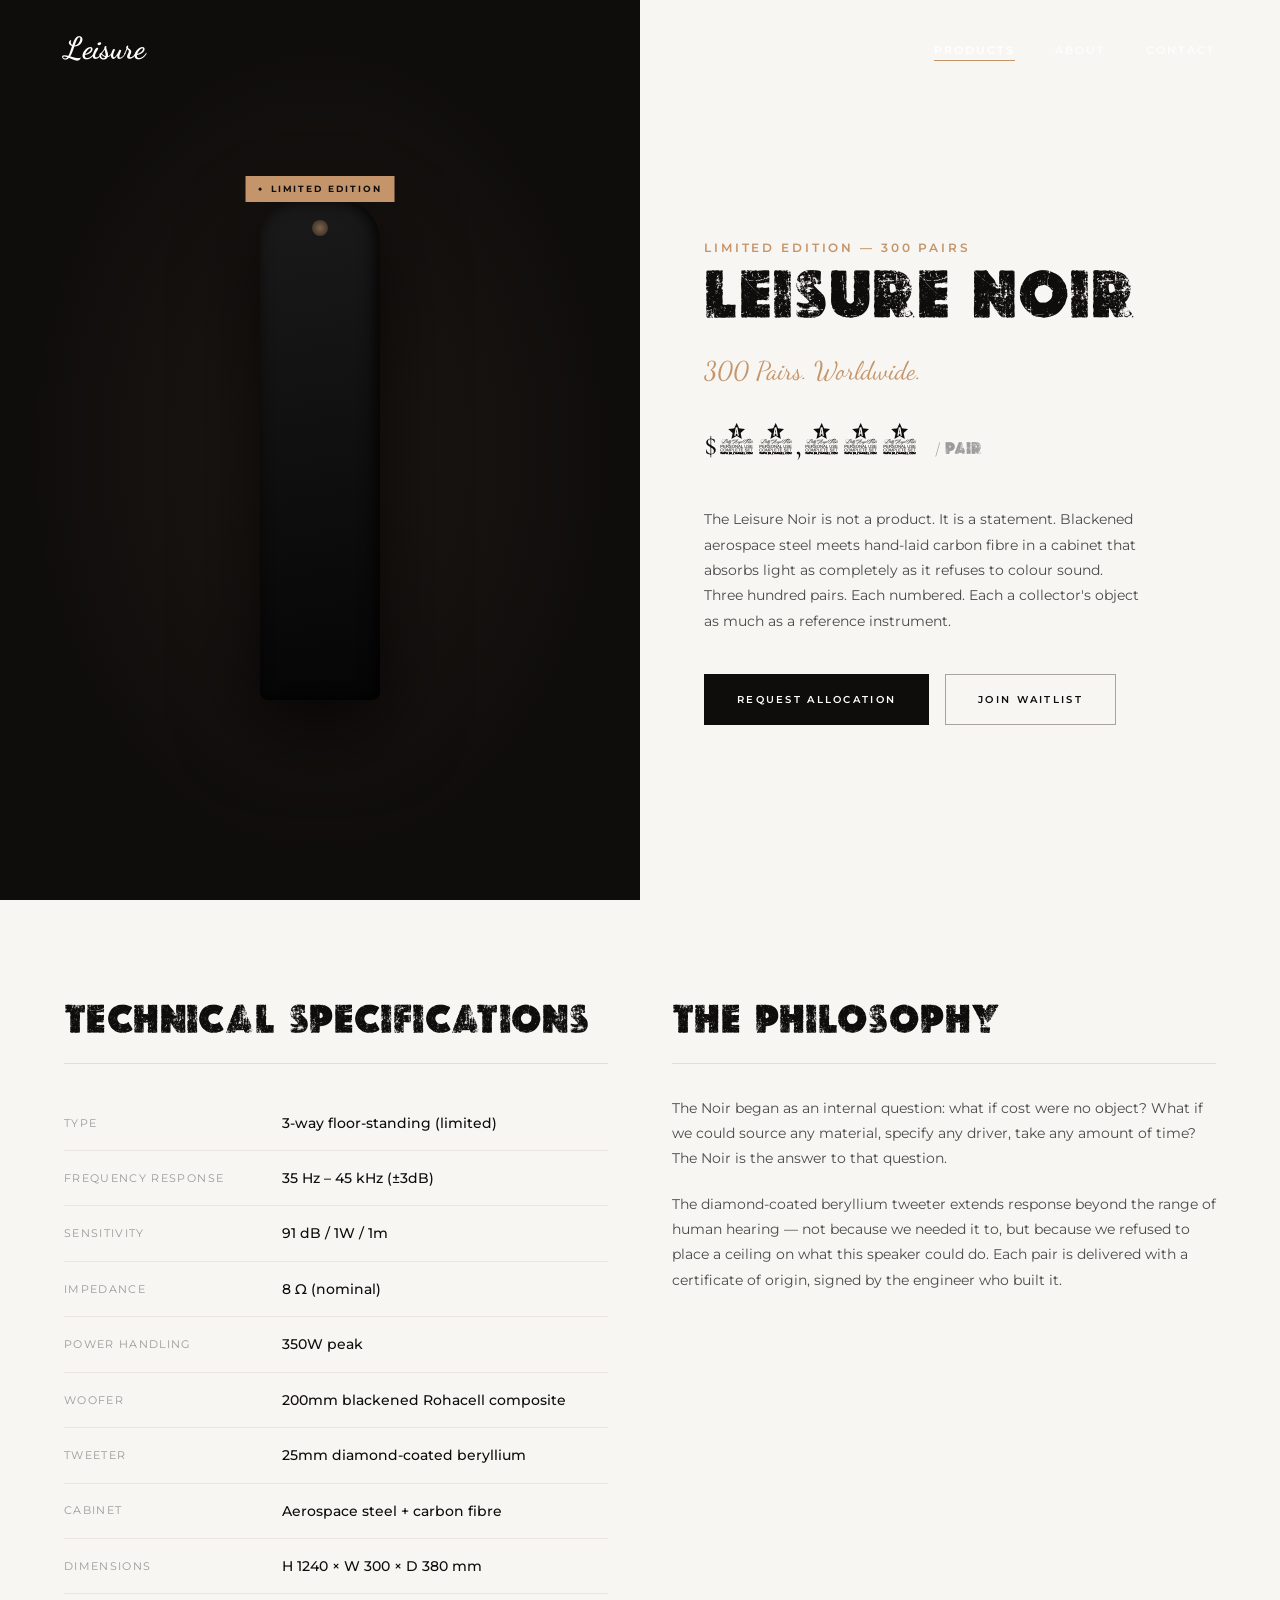
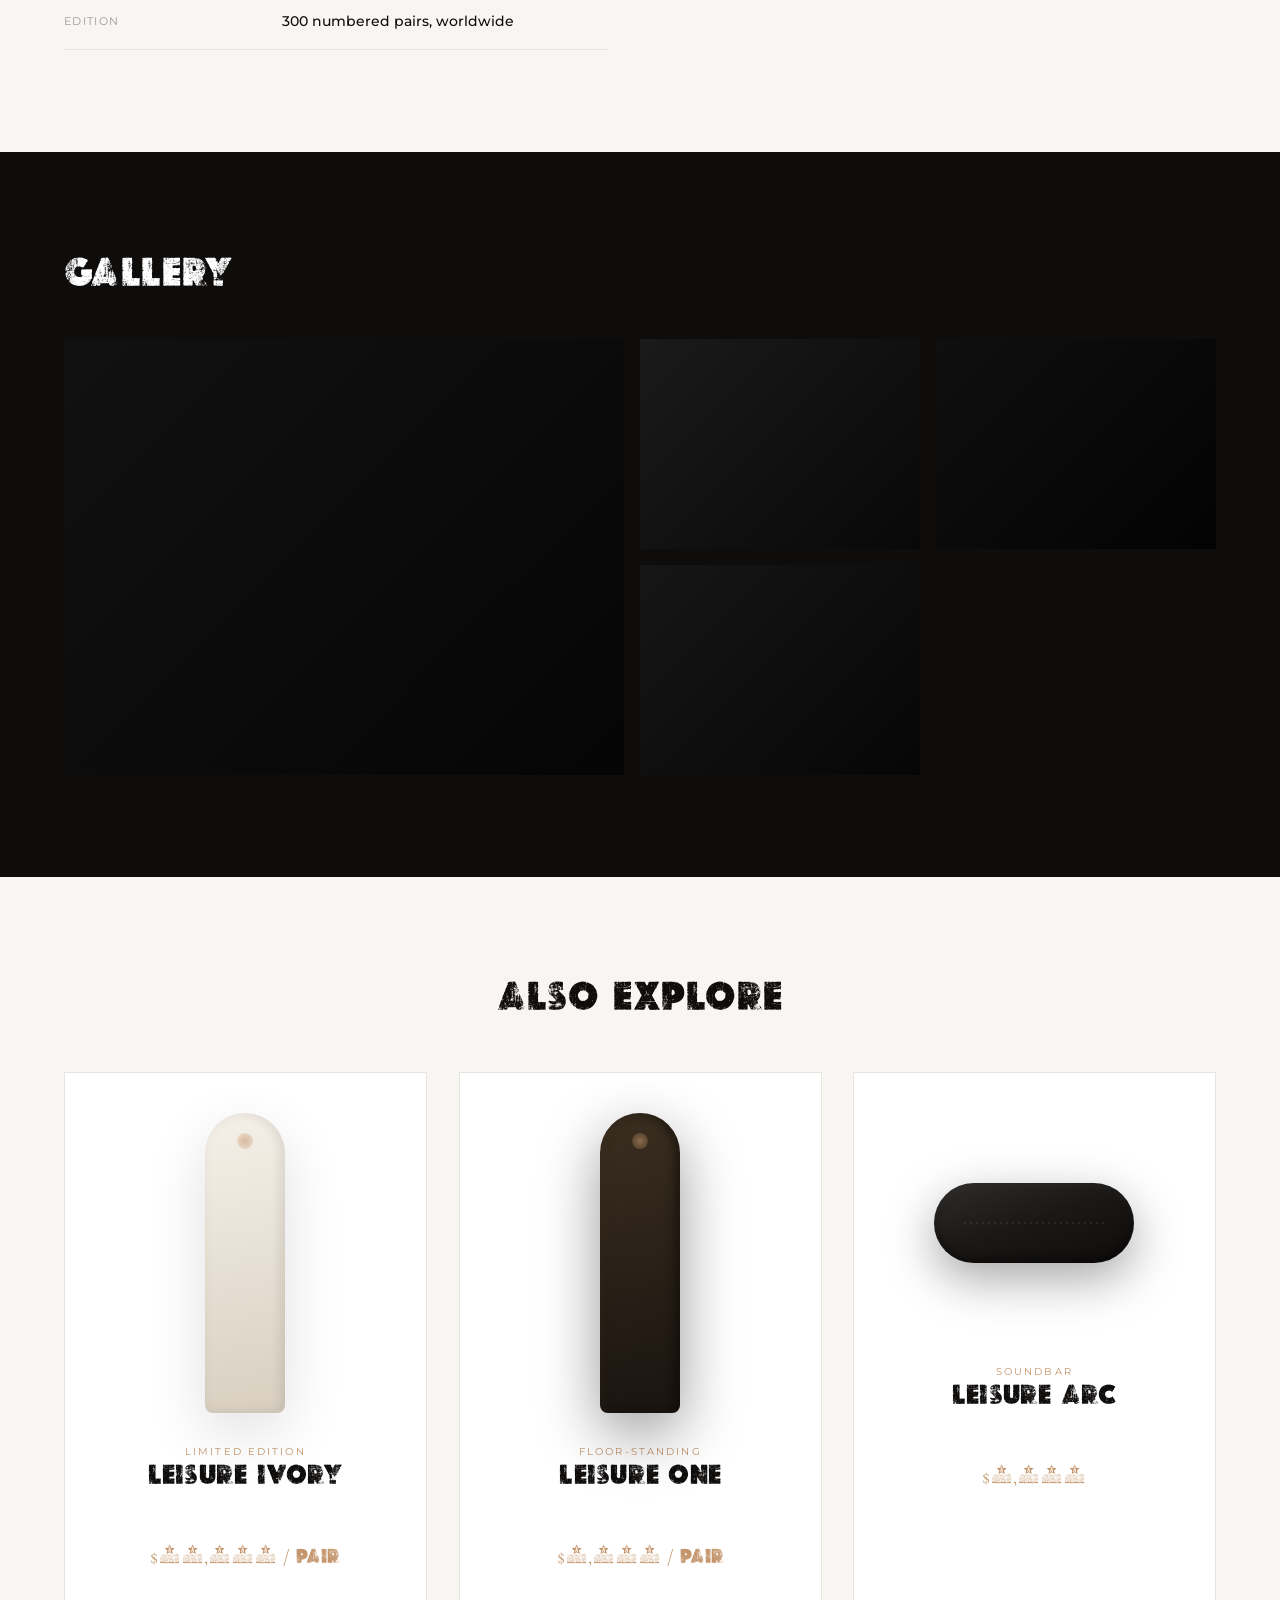
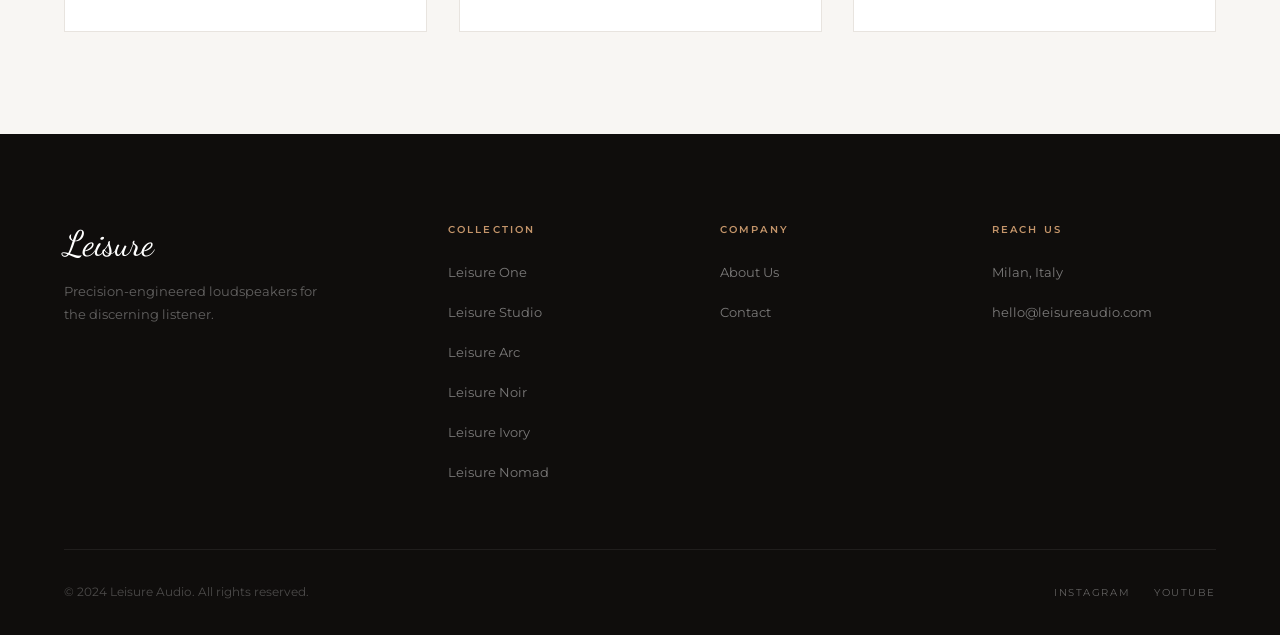
<file: products/leisure-noir.html>
﻿<!DOCTYPE html>
<html lang="en">
<head>
  <meta charset="UTF-8" />
  <meta name="viewport" content="width=device-width, initial-scale=1.0" />
  <title>Leisure Noir | Leisure</title>
  <link rel="preconnect" href="https://fonts.googleapis.com" />
  <link rel="preconnect" href="https://fonts.gstatic.com" crossorigin />
  <link href="https://fonts.googleapis.com/css2?family=Dancing+Script:wght@700&family=Cormorant+Garamond:ital,wght@0,300;0,400;0,600;1,300;1,400&family=Montserrat:wght@300;400;500;600&display=swap" rel="stylesheet" />
  <link rel="stylesheet" href="../css/style.css" />
</head>
<body>

  <div id="preloader">
    <canvas id="plCanvas" width="280" height="280"></canvas>
    <span class="preloader-brand">Leisure</span>
    <div class="preloader-line"></div>
  </div>

  <nav class="nav" id="nav">
    <div class="container nav-inner">
      <a href="../index.html" class="nav-logo">Leisure</a>
      <ul class="nav-links">
        <li><a href="index.html" class="active">Products</a></li>
        <li><a href="../about.html">About</a></li>
        <li><a href="../contact.html">Contact</a></li>
      </ul>
      <div class="nav-hamburger" id="hamburger" role="button" aria-label="Toggle menu" tabindex="0">
        <span></span><span></span><span></span>
      </div>
    </div>
  </nav>
  <div class="nav-overlay" id="navOverlay">
    <a href="index.html">Products</a>
    <a href="../about.html">About</a>
    <a href="../contact.html">Contact</a>
  </div>

  <section class="product-hero">
    <div class="product-hero-visual">
      <div style="position:relative">
        <div class="visual-tower" style="height:500px;width:120px;background:linear-gradient(170deg,#1a1a1a,#050505);box-shadow:inset -4px 0 16px rgba(0,0,0,.9),0 24px 80px rgba(0,0,0,.7)"></div>
        <span class="badge-limited" style="position:absolute;top:-1.5rem;left:50%;transform:translateX(-50%);white-space:nowrap">Limited Edition</span>
      </div>
    </div>
    <div class="product-hero-info">
      <span class="eyebrow">Limited Edition — 300 Pairs</span>
      <h1>Leisure Noir</h1>
      <p class="product-hero-tagline">300 Pairs. Worldwide.</p>
      <p class="product-hero-price">$12,000 <span style="font-size:1rem;color:var(--gray)">&nbsp;/ pair</span></p>
      <p class="product-hero-desc">The Leisure Noir is not a product. It is a statement. Blackened aerospace steel meets hand-laid carbon fibre in a cabinet that absorbs light as completely as it refuses to colour sound. Three hundred pairs. Each numbered. Each a collector's object as much as a reference instrument.</p>
      <div class="product-hero-actions">
        <a href="../contact.html" class="btn-dark">Request Allocation</a>
        <a href="../contact.html" class="btn-outline">Join Waitlist</a>
      </div>
    </div>
  </section>

  <section class="product-specs">
    <div class="container">
      <div style="display:grid;grid-template-columns:1fr 1fr;gap:4rem;align-items:start">
        <div>
          <h3>Technical Specifications</h3>
          <table class="specs-table">
            <tr><td>Type</td><td>3-way floor-standing (limited)</td></tr>
            <tr><td>Frequency Response</td><td>35 Hz – 45 kHz (±3dB)</td></tr>
            <tr><td>Sensitivity</td><td>91 dB / 1W / 1m</td></tr>
            <tr><td>Impedance</td><td>8 Ω (nominal)</td></tr>
            <tr><td>Power Handling</td><td>350W peak</td></tr>
            <tr><td>Woofer</td><td>200mm blackened Rohacell composite</td></tr>
            <tr><td>Tweeter</td><td>25mm diamond-coated beryllium</td></tr>
            <tr><td>Cabinet</td><td>Aerospace steel + carbon fibre</td></tr>
            <tr><td>Dimensions</td><td>H 1240 × W 300 × D 380 mm</td></tr>
            <tr><td>Edition</td><td>300 numbered pairs, worldwide</td></tr>
          </table>
        </div>
        <div>
          <h3>The Philosophy</h3>
          <p>The Noir began as an internal question: what if cost were no object? What if we could source any material, specify any driver, take any amount of time? The Noir is the answer to that question.</p>
          <p style="margin-top:1.25rem">The diamond-coated beryllium tweeter extends response beyond the range of human hearing — not because we needed it to, but because we refused to place a ceiling on what this speaker could do. Each pair is delivered with a certificate of origin, signed by the engineer who built it.</p>
        </div>
      </div>
    </div>
  </section>

  <section class="product-gallery">
    <div class="container">
      <h3 style="color:var(--white);margin-bottom:2.5rem">Gallery</h3>
      <div class="gallery-grid">
        <div class="gallery-item" style="background:linear-gradient(135deg,#111,#050505)"></div>
        <div class="gallery-item" style="background:linear-gradient(135deg,#1a1a1a,#080808)"></div>
        <div class="gallery-item" style="background:linear-gradient(135deg,#0f0f0f,#030303)"></div>
        <div class="gallery-item" style="background:linear-gradient(135deg,#161616,#060606)"></div>
      </div>
    </div>
  </section>

  <section class="also-explore">
    <div class="container">
      <h3 style="text-align:center;margin-bottom:3rem">Also Explore</h3>
      <div class="products-grid">
        <a href="leisure-ivory.html" class="product-card light">
          <div class="product-card-visual"><div class="visual-tower" style="background:linear-gradient(170deg,#f5f0e8,#d8cfc0);box-shadow:inset -4px 0 12px rgba(0,0,0,.1),0 20px 60px rgba(0,0,0,.12)"></div></div>
          <div class="product-card-info">
            <span class="product-card-category">Limited Edition</span>
            <h3 class="product-card-name" style="color:var(--dark)">Leisure Ivory</h3>
            <p class="product-card-price">$12,000 / pair</p>
          </div>
        </a>
        <a href="leisure-one.html" class="product-card light">
          <div class="product-card-visual"><div class="visual-tower" style="background:linear-gradient(170deg,#3a2e1f,#1a1410)"></div></div>
          <div class="product-card-info">
            <span class="product-card-category">Floor-standing</span>
            <h3 class="product-card-name" style="color:var(--dark)">Leisure One</h3>
            <p class="product-card-price">$8,500 / pair</p>
          </div>
        </a>
        <a href="leisure-arc.html" class="product-card light">
          <div class="product-card-visual"><div class="visual-soundbar" style="width:200px"></div></div>
          <div class="product-card-info">
            <span class="product-card-category">Soundbar</span>
            <h3 class="product-card-name" style="color:var(--dark)">Leisure Arc</h3>
            <p class="product-card-price">$3,200</p>
          </div>
        </a>
      </div>
    </div>
  </section>

  <footer class="footer">
    <div class="container">
      <div class="footer-top">
        <div class="footer-brand"><h3>Leisure</h3><p>Precision-engineered loudspeakers for the discerning listener.</p></div>
        <div class="footer-col"><h6>Collection</h6><ul>
          <li><a href="leisure-one.html">Leisure One</a></li>
          <li><a href="leisure-studio.html">Leisure Studio</a></li>
          <li><a href="leisure-arc.html">Leisure Arc</a></li>
          <li><a href="leisure-noir.html">Leisure Noir</a></li>
          <li><a href="leisure-ivory.html">Leisure Ivory</a></li>
          <li><a href="leisure-nomad.html">Leisure Nomad</a></li>
        </ul></div>
        <div class="footer-col"><h6>Company</h6><ul>
          <li><a href="../about.html">About Us</a></li>
          <li><a href="../contact.html">Contact</a></li>
        </ul></div>
        <div class="footer-col"><h6>Reach Us</h6><ul>
          <li><a href="#">Milan, Italy</a></li>
          <li><a href="#">hello@leisureaudio.com</a></li>
        </ul></div>
      </div>
      <div class="footer-bottom">
        <p>&copy; 2024 Leisure Audio. All rights reserved.</p>
        <div class="footer-socials"><a href="#">Instagram</a><a href="#">YouTube</a></div>
      </div>
    </div>
  </footer>

  <script src="../js/main.js"></script>
  <script src="../js/preloader-3d.js"></script>
</body>
</html>
</file>
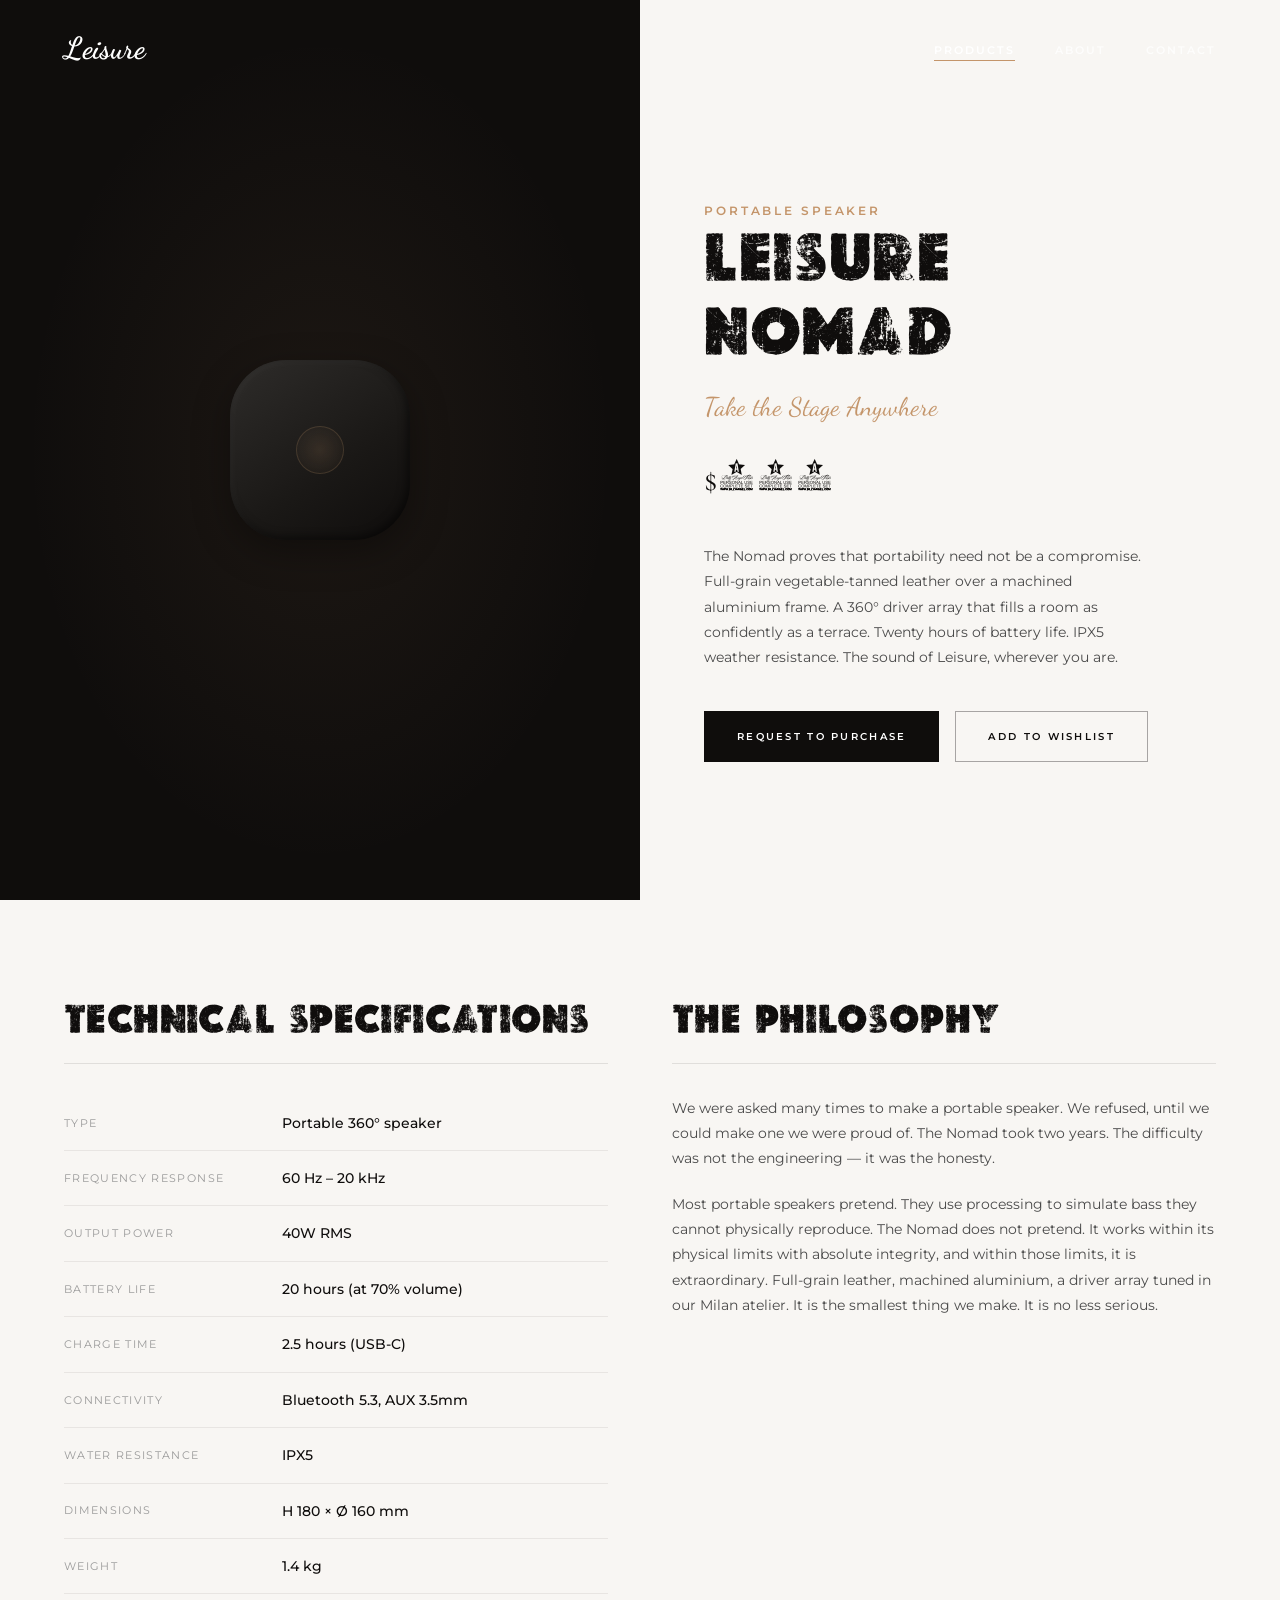
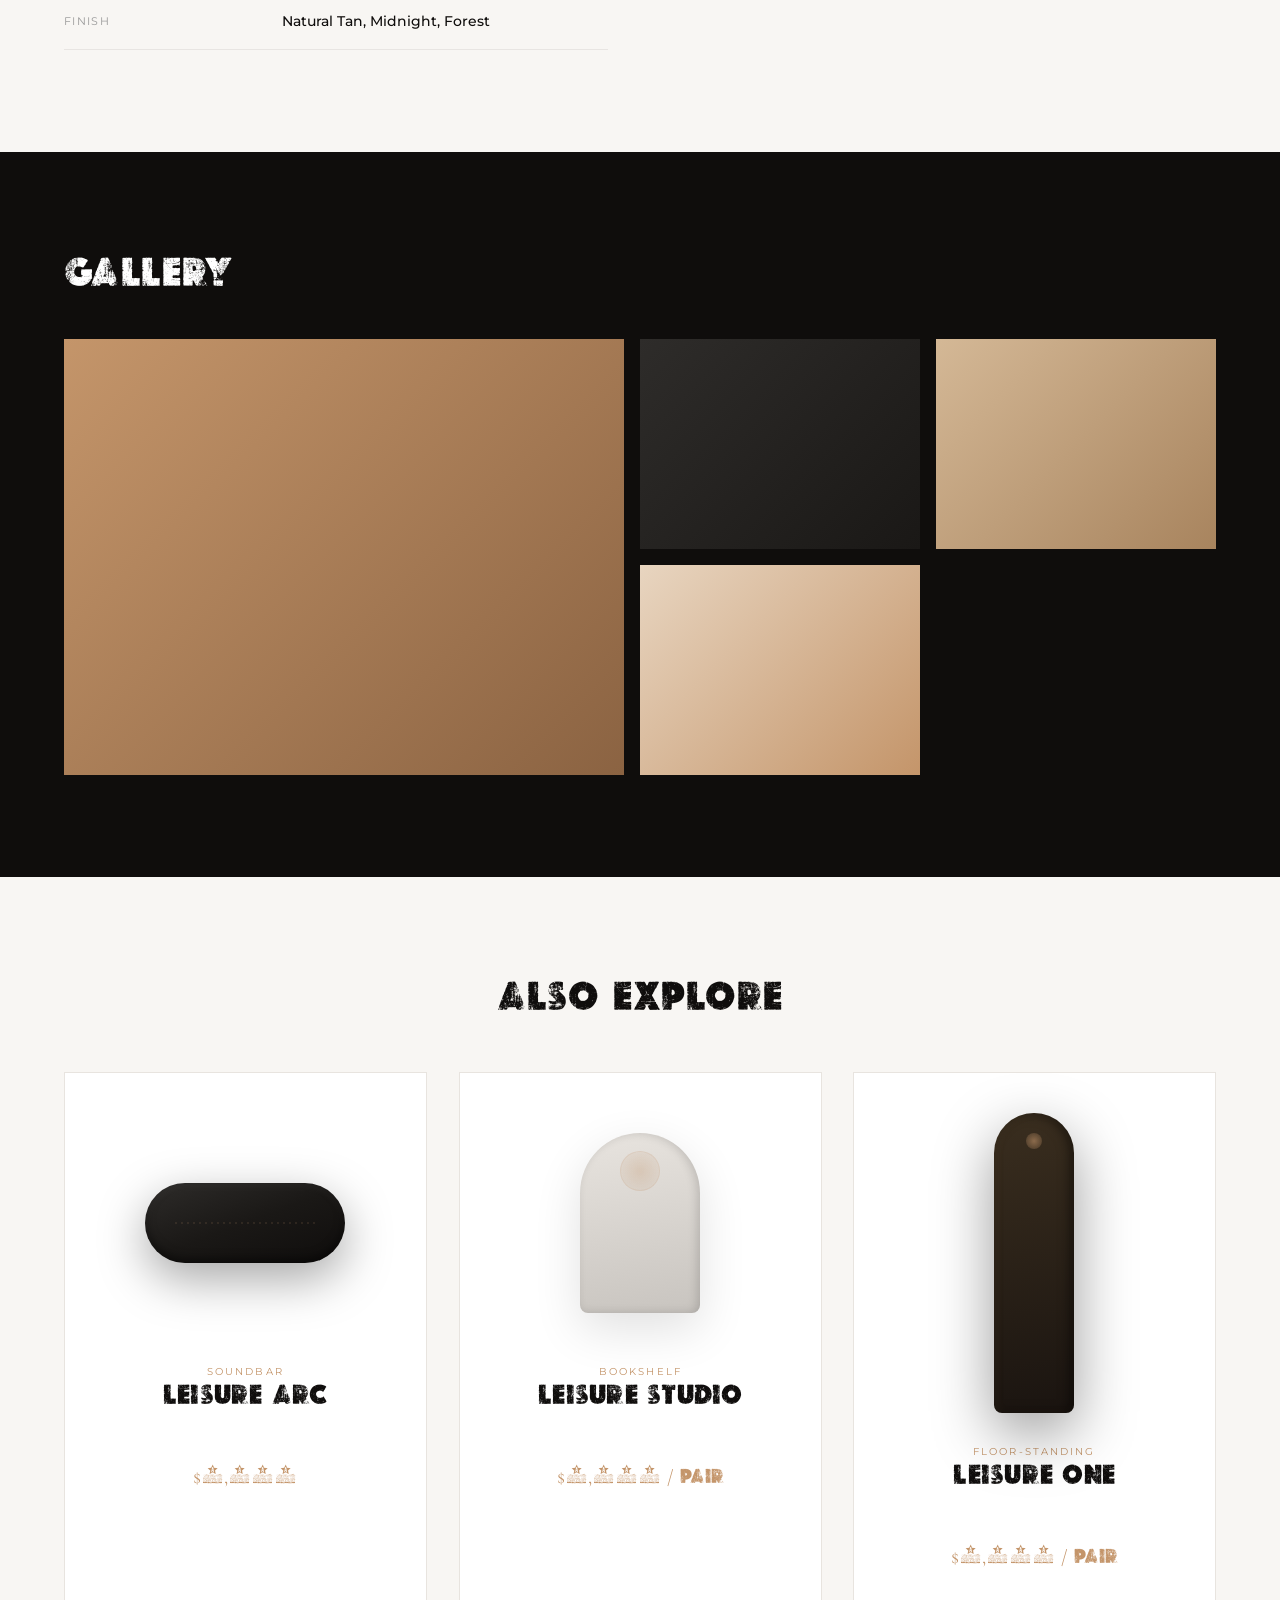
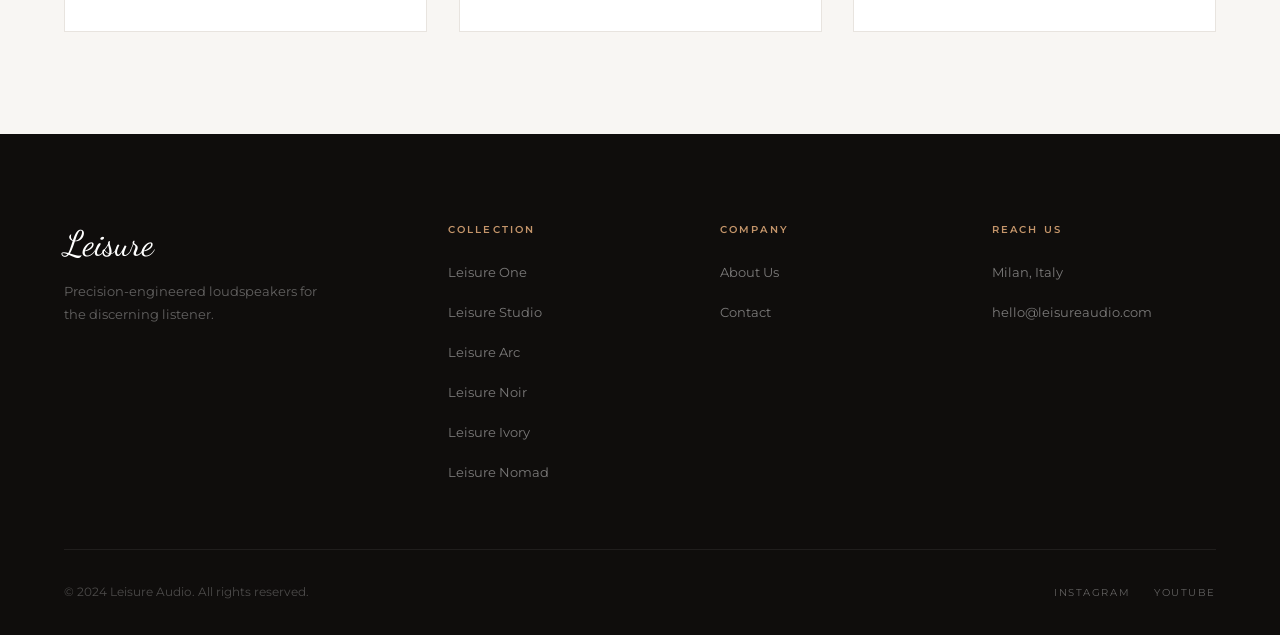
<file: products/leisure-nomad.html>
﻿<!DOCTYPE html>
<html lang="en">
<head>
  <meta charset="UTF-8" />
  <meta name="viewport" content="width=device-width, initial-scale=1.0" />
  <title>Leisure Nomad | Leisure</title>
  <link rel="preconnect" href="https://fonts.googleapis.com" />
  <link rel="preconnect" href="https://fonts.gstatic.com" crossorigin />
  <link href="https://fonts.googleapis.com/css2?family=Dancing+Script:wght@700&family=Cormorant+Garamond:ital,wght@0,300;0,400;0,600;1,300;1,400&family=Montserrat:wght@300;400;500;600&display=swap" rel="stylesheet" />
  <link rel="stylesheet" href="../css/style.css" />
</head>
<body>

  <div id="preloader">
    <canvas id="plCanvas" width="280" height="280"></canvas>
    <span class="preloader-brand">Leisure</span>
    <div class="preloader-line"></div>
  </div>

  <nav class="nav" id="nav">
    <div class="container nav-inner">
      <a href="../index.html" class="nav-logo">Leisure</a>
      <ul class="nav-links">
        <li><a href="index.html" class="active">Products</a></li>
        <li><a href="../about.html">About</a></li>
        <li><a href="../contact.html">Contact</a></li>
      </ul>
      <div class="nav-hamburger" id="hamburger" role="button" aria-label="Toggle menu" tabindex="0">
        <span></span><span></span><span></span>
      </div>
    </div>
  </nav>
  <div class="nav-overlay" id="navOverlay">
    <a href="index.html">Products</a>
    <a href="../about.html">About</a>
    <a href="../contact.html">Contact</a>
  </div>

  <section class="product-hero">
    <div class="product-hero-visual">
      <div class="visual-portable" style="width:180px;height:180px;border-radius:56px"></div>
    </div>
    <div class="product-hero-info">
      <span class="eyebrow">Portable Speaker</span>
      <h1>Leisure Nomad</h1>
      <p class="product-hero-tagline">Take the Stage Anywhere</p>
      <p class="product-hero-price">$650</p>
      <p class="product-hero-desc">The Nomad proves that portability need not be a compromise. Full-grain vegetable-tanned leather over a machined aluminium frame. A 360° driver array that fills a room as confidently as a terrace. Twenty hours of battery life. IPX5 weather resistance. The sound of Leisure, wherever you are.</p>
      <div class="product-hero-actions">
        <a href="../contact.html" class="btn-dark">Request to Purchase</a>
        <a href="../contact.html" class="btn-outline">Add to Wishlist</a>
      </div>
    </div>
  </section>

  <section class="product-specs">
    <div class="container">
      <div style="display:grid;grid-template-columns:1fr 1fr;gap:4rem;align-items:start">
        <div>
          <h3>Technical Specifications</h3>
          <table class="specs-table">
            <tr><td>Type</td><td>Portable 360° speaker</td></tr>
            <tr><td>Frequency Response</td><td>60 Hz – 20 kHz</td></tr>
            <tr><td>Output Power</td><td>40W RMS</td></tr>
            <tr><td>Battery Life</td><td>20 hours (at 70% volume)</td></tr>
            <tr><td>Charge Time</td><td>2.5 hours (USB-C)</td></tr>
            <tr><td>Connectivity</td><td>Bluetooth 5.3, AUX 3.5mm</td></tr>
            <tr><td>Water Resistance</td><td>IPX5</td></tr>
            <tr><td>Dimensions</td><td>H 180 × Ø 160 mm</td></tr>
            <tr><td>Weight</td><td>1.4 kg</td></tr>
            <tr><td>Finish</td><td>Natural Tan, Midnight, Forest</td></tr>
          </table>
        </div>
        <div>
          <h3>The Philosophy</h3>
          <p>We were asked many times to make a portable speaker. We refused, until we could make one we were proud of. The Nomad took two years. The difficulty was not the engineering — it was the honesty.</p>
          <p style="margin-top:1.25rem">Most portable speakers pretend. They use processing to simulate bass they cannot physically reproduce. The Nomad does not pretend. It works within its physical limits with absolute integrity, and within those limits, it is extraordinary. Full-grain leather, machined aluminium, a driver array tuned in our Milan atelier. It is the smallest thing we make. It is no less serious.</p>
        </div>
      </div>
    </div>
  </section>

  <section class="product-gallery">
    <div class="container">
      <h3 style="color:var(--white);margin-bottom:2.5rem">Gallery</h3>
      <div class="gallery-grid">
        <div class="gallery-item" style="background:linear-gradient(135deg,#c4956a,#8b6342)"></div>
        <div class="gallery-item" style="background:linear-gradient(135deg,#2e2c2a,#1a1816)"></div>
        <div class="gallery-item" style="background:linear-gradient(135deg,#d4b896,#a8845e)"></div>
        <div class="gallery-item" style="background:linear-gradient(135deg,#e8d5c0,#c4956a)"></div>
      </div>
    </div>
  </section>

  <section class="also-explore">
    <div class="container">
      <h3 style="text-align:center;margin-bottom:3rem">Also Explore</h3>
      <div class="products-grid">
        <a href="leisure-arc.html" class="product-card light">
          <div class="product-card-visual"><div class="visual-soundbar" style="width:200px"></div></div>
          <div class="product-card-info">
            <span class="product-card-category">Soundbar</span>
            <h3 class="product-card-name" style="color:var(--dark)">Leisure Arc</h3>
            <p class="product-card-price">$3,200</p>
          </div>
        </a>
        <a href="leisure-studio.html" class="product-card light">
          <div class="product-card-visual"><div class="visual-bookshelf" style="background:linear-gradient(170deg,#e8e4df,#c8c4bf);box-shadow:inset -3px 0 10px rgba(0,0,0,.15),0 16px 48px rgba(0,0,0,.12)"></div></div>
          <div class="product-card-info">
            <span class="product-card-category">Bookshelf</span>
            <h3 class="product-card-name" style="color:var(--dark)">Leisure Studio</h3>
            <p class="product-card-price">$2,800 / pair</p>
          </div>
        </a>
        <a href="leisure-one.html" class="product-card light">
          <div class="product-card-visual"><div class="visual-tower" style="background:linear-gradient(170deg,#3a2e1f,#1a1410)"></div></div>
          <div class="product-card-info">
            <span class="product-card-category">Floor-standing</span>
            <h3 class="product-card-name" style="color:var(--dark)">Leisure One</h3>
            <p class="product-card-price">$8,500 / pair</p>
          </div>
        </a>
      </div>
    </div>
  </section>

  <footer class="footer">
    <div class="container">
      <div class="footer-top">
        <div class="footer-brand"><h3>Leisure</h3><p>Precision-engineered loudspeakers for the discerning listener.</p></div>
        <div class="footer-col"><h6>Collection</h6><ul>
          <li><a href="leisure-one.html">Leisure One</a></li>
          <li><a href="leisure-studio.html">Leisure Studio</a></li>
          <li><a href="leisure-arc.html">Leisure Arc</a></li>
          <li><a href="leisure-noir.html">Leisure Noir</a></li>
          <li><a href="leisure-ivory.html">Leisure Ivory</a></li>
          <li><a href="leisure-nomad.html">Leisure Nomad</a></li>
        </ul></div>
        <div class="footer-col"><h6>Company</h6><ul>
          <li><a href="../about.html">About Us</a></li>
          <li><a href="../contact.html">Contact</a></li>
        </ul></div>
        <div class="footer-col"><h6>Reach Us</h6><ul>
          <li><a href="#">Milan, Italy</a></li>
          <li><a href="#">hello@leisureaudio.com</a></li>
        </ul></div>
      </div>
      <div class="footer-bottom">
        <p>&copy; 2024 Leisure Audio. All rights reserved.</p>
        <div class="footer-socials"><a href="#">Instagram</a><a href="#">YouTube</a></div>
      </div>
    </div>
  </footer>

  <script src="../js/main.js"></script>
  <script src="../js/preloader-3d.js"></script>
</body>
</html>
</file>
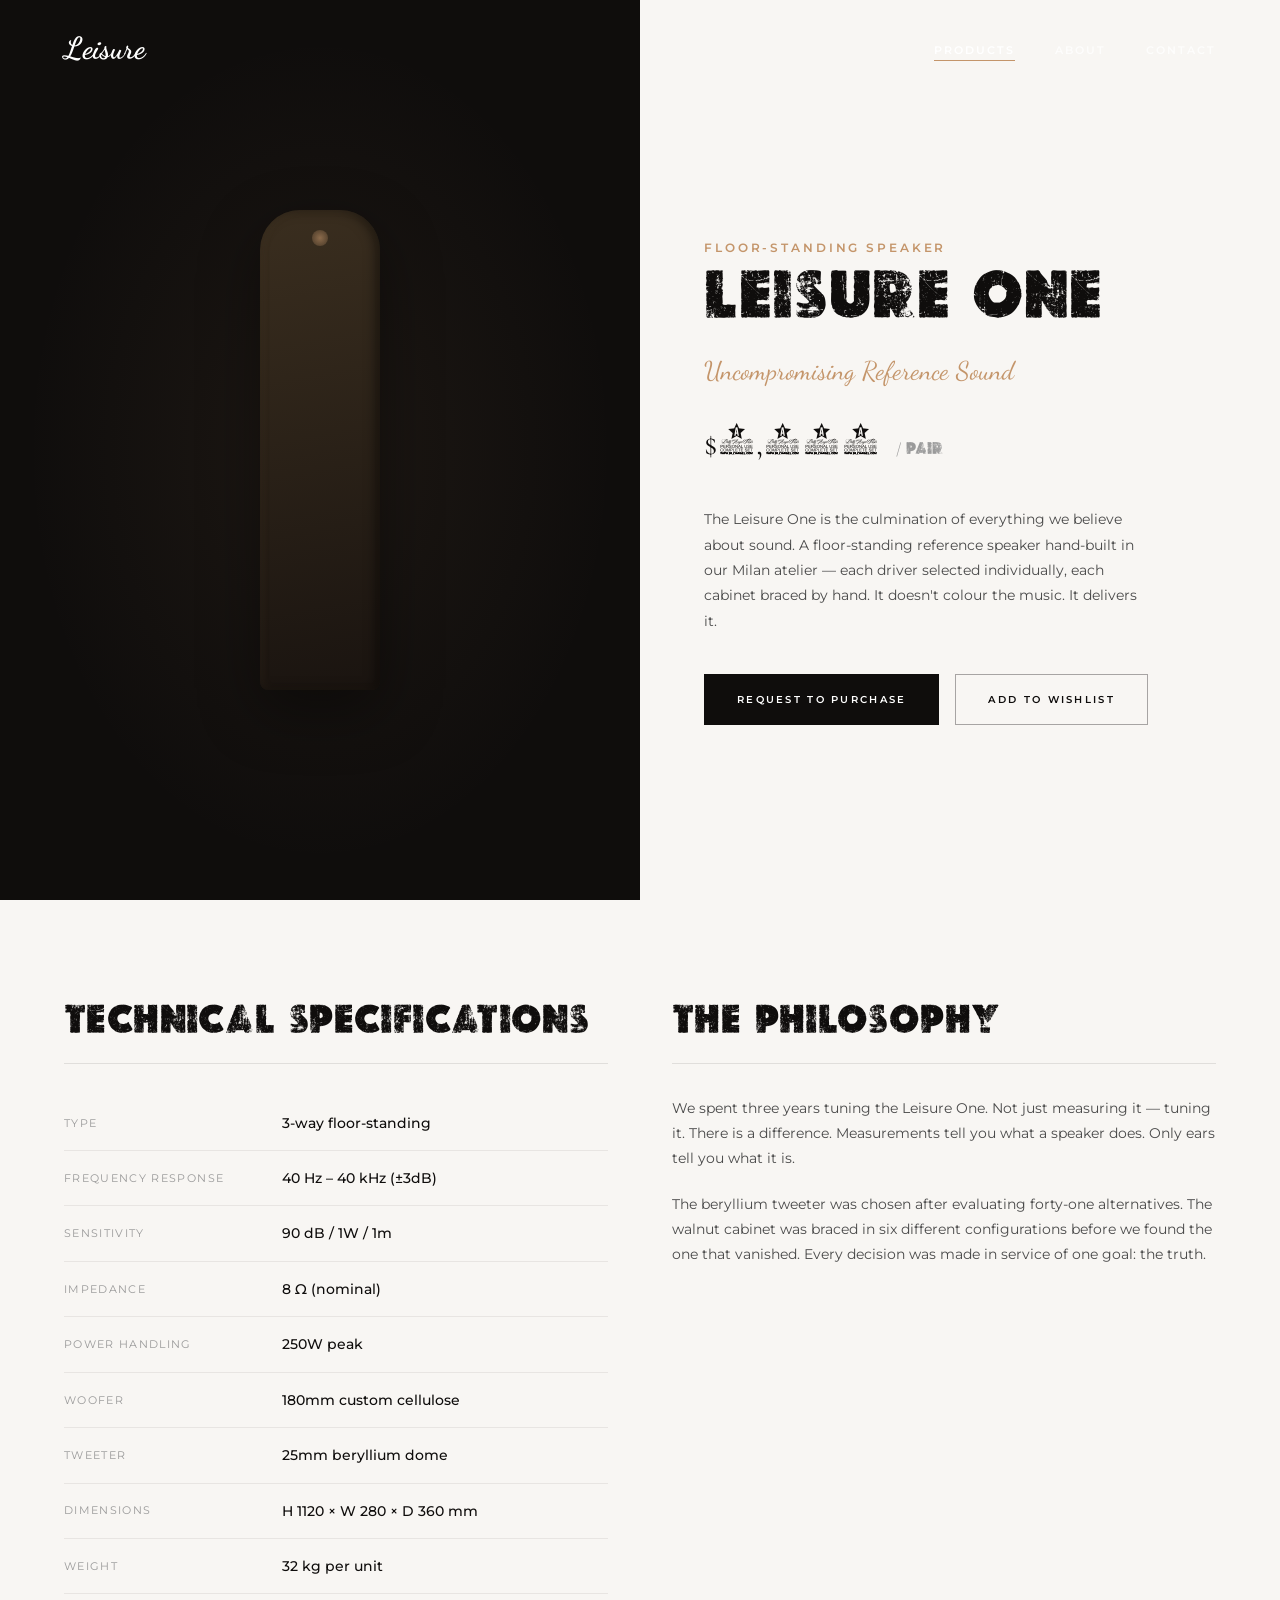
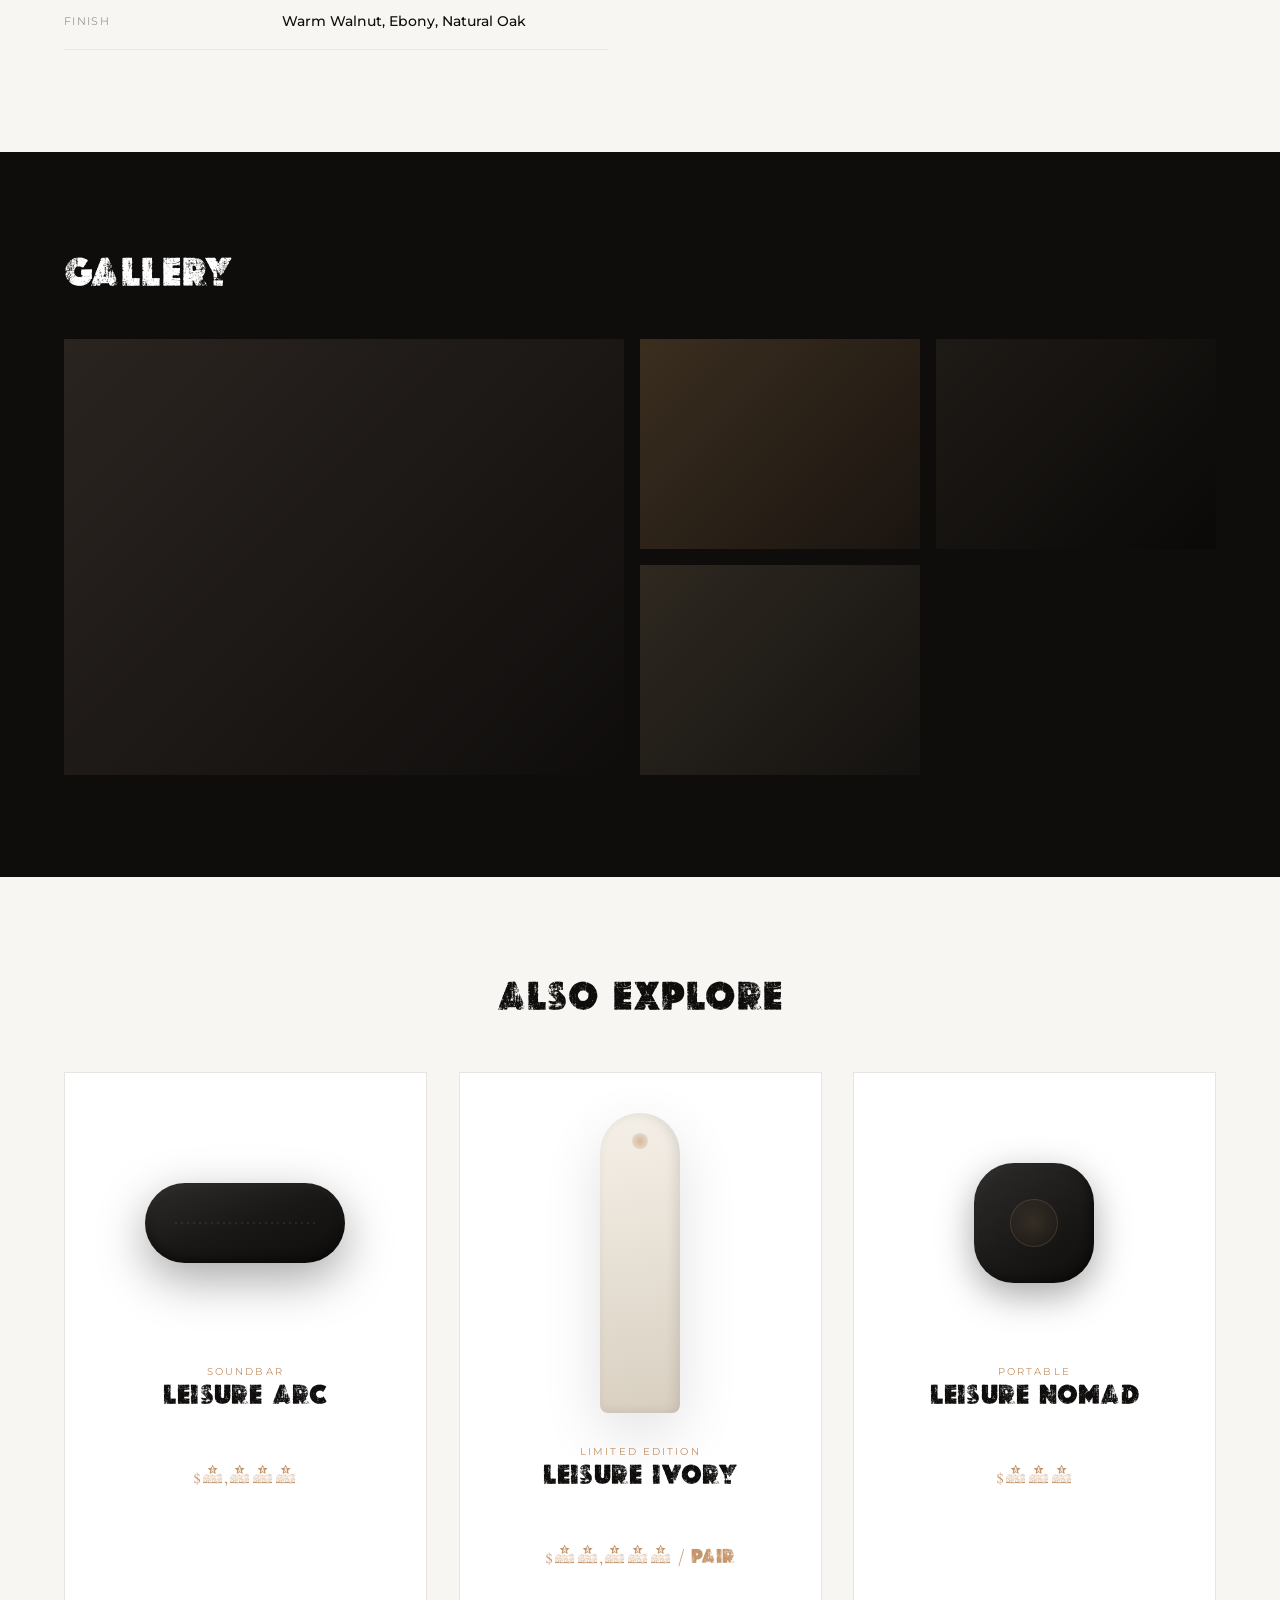
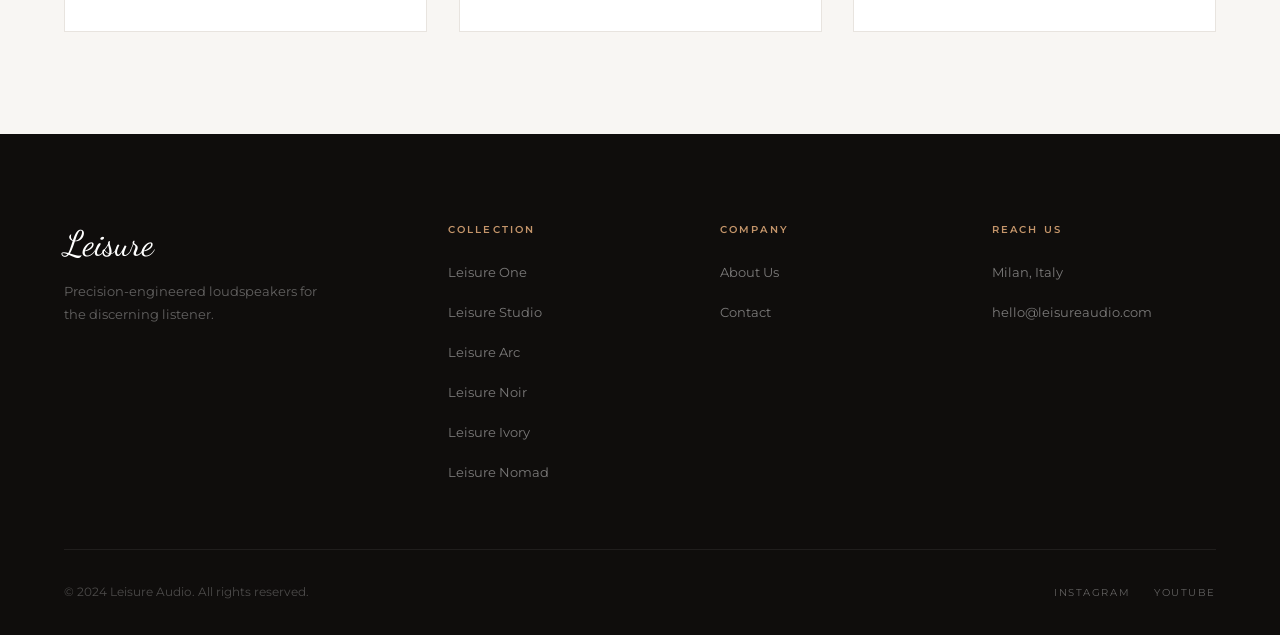
<file: products/leisure-one.html>
﻿<!DOCTYPE html>
<html lang="en">
<head>
  <meta charset="UTF-8" />
  <meta name="viewport" content="width=device-width, initial-scale=1.0" />
  <title>Leisure One | Leisure</title>
  <link rel="preconnect" href="https://fonts.googleapis.com" />
  <link rel="preconnect" href="https://fonts.gstatic.com" crossorigin />
  <link href="https://fonts.googleapis.com/css2?family=Dancing+Script:wght@700&family=Cormorant+Garamond:ital,wght@0,300;0,400;0,600;1,300;1,400&family=Montserrat:wght@300;400;500;600&display=swap" rel="stylesheet" />
  <link rel="stylesheet" href="../css/style.css" />
</head>
<body>

  <div id="preloader">
    <canvas id="plCanvas" width="280" height="280"></canvas>
    <span class="preloader-brand">Leisure</span>
    <div class="preloader-line"></div>
  </div>

  <nav class="nav" id="nav">
    <div class="container nav-inner">
      <a href="../index.html" class="nav-logo">Leisure</a>
      <ul class="nav-links">
        <li><a href="index.html" class="active">Products</a></li>
        <li><a href="../about.html">About</a></li>
        <li><a href="../contact.html">Contact</a></li>
      </ul>
      <div class="nav-hamburger" id="hamburger" role="button" aria-label="Toggle menu" tabindex="0">
        <span></span><span></span><span></span>
      </div>
    </div>
  </nav>
  <div class="nav-overlay" id="navOverlay">
    <a href="index.html">Products</a>
    <a href="../about.html">About</a>
    <a href="../contact.html">Contact</a>
  </div>

  <!-- Product Hero -->
  <section class="product-hero">
    <div class="product-hero-visual">
      <div class="visual-tower" style="height:480px;width:120px;background:linear-gradient(170deg,#3a2e1f 0%,#1a1410 100%)"></div>
    </div>
    <div class="product-hero-info">
      <span class="eyebrow">Floor-standing Speaker</span>
      <h1>Leisure One</h1>
      <p class="product-hero-tagline">Uncompromising Reference Sound</p>
      <p class="product-hero-price">$8,500 <span style="font-size:1rem;color:var(--gray)">&nbsp;/ pair</span></p>
      <p class="product-hero-desc">The Leisure One is the culmination of everything we believe about sound. A floor-standing reference speaker hand-built in our Milan atelier — each driver selected individually, each cabinet braced by hand. It doesn't colour the music. It delivers it.</p>
      <div class="product-hero-actions">
        <a href="../contact.html" class="btn-dark">Request to Purchase</a>
        <a href="../contact.html" class="btn-outline">Add to Wishlist</a>
      </div>
    </div>
  </section>

  <!-- Specs -->
  <section class="product-specs">
    <div class="container">
      <div style="display:grid;grid-template-columns:1fr 1fr;gap:4rem;align-items:start">
        <div>
          <h3>Technical Specifications</h3>
          <table class="specs-table">
            <tr><td>Type</td><td>3-way floor-standing</td></tr>
            <tr><td>Frequency Response</td><td>40 Hz – 40 kHz (±3dB)</td></tr>
            <tr><td>Sensitivity</td><td>90 dB / 1W / 1m</td></tr>
            <tr><td>Impedance</td><td>8 Ω (nominal)</td></tr>
            <tr><td>Power Handling</td><td>250W peak</td></tr>
            <tr><td>Woofer</td><td>180mm custom cellulose</td></tr>
            <tr><td>Tweeter</td><td>25mm beryllium dome</td></tr>
            <tr><td>Dimensions</td><td>H 1120 × W 280 × D 360 mm</td></tr>
            <tr><td>Weight</td><td>32 kg per unit</td></tr>
            <tr><td>Finish</td><td>Warm Walnut, Ebony, Natural Oak</td></tr>
          </table>
        </div>
        <div>
          <h3>The Philosophy</h3>
          <p>We spent three years tuning the Leisure One. Not just measuring it — tuning it. There is a difference. Measurements tell you what a speaker does. Only ears tell you what it is.</p>
          <p style="margin-top:1.25rem">The beryllium tweeter was chosen after evaluating forty-one alternatives. The walnut cabinet was braced in six different configurations before we found the one that vanished. Every decision was made in service of one goal: the truth.</p>
        </div>
      </div>
    </div>
  </section>

  <!-- Gallery -->
  <section class="product-gallery">
    <div class="container">
      <h3 style="color:var(--white);margin-bottom:2.5rem">Gallery</h3>
      <div class="gallery-grid">
        <div class="gallery-item" style="background:linear-gradient(135deg,#2a2420,#0f0d0c)"></div>
        <div class="gallery-item" style="background:linear-gradient(135deg,#3a2e1f,#1a1410)"></div>
        <div class="gallery-item" style="background:linear-gradient(135deg,#1e1a16,#0a0908)"></div>
        <div class="gallery-item" style="background:linear-gradient(135deg,#2e2820,#141210)"></div>
      </div>
    </div>
  </section>

  <!-- Also Explore -->
  <section class="also-explore">
    <div class="container">
      <h3 style="text-align:center;margin-bottom:3rem">Also Explore</h3>
      <div class="products-grid">
        <a href="leisure-arc.html" class="product-card light">
          <div class="product-card-visual"><div class="visual-soundbar" style="width:200px"></div></div>
          <div class="product-card-info">
            <span class="product-card-category">Soundbar</span>
            <h3 class="product-card-name" style="color:var(--dark)">Leisure Arc</h3>
            <p class="product-card-price">$3,200</p>
          </div>
        </a>
        <a href="leisure-ivory.html" class="product-card light">
          <div class="product-card-visual"><div class="visual-tower" style="background:linear-gradient(170deg,#f5f0e8,#d8cfc0);box-shadow:inset -4px 0 12px rgba(0,0,0,.1),0 20px 60px rgba(0,0,0,.12)"></div></div>
          <div class="product-card-info">
            <span class="product-card-category">Limited Edition</span>
            <h3 class="product-card-name" style="color:var(--dark)">Leisure Ivory</h3>
            <p class="product-card-price">$12,000 / pair</p>
          </div>
        </a>
        <a href="leisure-nomad.html" class="product-card light">
          <div class="product-card-visual"><div class="visual-portable"></div></div>
          <div class="product-card-info">
            <span class="product-card-category">Portable</span>
            <h3 class="product-card-name" style="color:var(--dark)">Leisure Nomad</h3>
            <p class="product-card-price">$650</p>
          </div>
        </a>
      </div>
    </div>
  </section>

  <footer class="footer">
    <div class="container">
      <div class="footer-top">
        <div class="footer-brand"><h3>Leisure</h3><p>Precision-engineered loudspeakers for the discerning listener.</p></div>
        <div class="footer-col"><h6>Collection</h6><ul>
          <li><a href="leisure-one.html">Leisure One</a></li>
          <li><a href="leisure-studio.html">Leisure Studio</a></li>
          <li><a href="leisure-arc.html">Leisure Arc</a></li>
          <li><a href="leisure-noir.html">Leisure Noir</a></li>
          <li><a href="leisure-ivory.html">Leisure Ivory</a></li>
          <li><a href="leisure-nomad.html">Leisure Nomad</a></li>
        </ul></div>
        <div class="footer-col"><h6>Company</h6><ul>
          <li><a href="../about.html">About Us</a></li>
          <li><a href="../contact.html">Contact</a></li>
        </ul></div>
        <div class="footer-col"><h6>Reach Us</h6><ul>
          <li><a href="#">Milan, Italy</a></li>
          <li><a href="#">hello@leisureaudio.com</a></li>
        </ul></div>
      </div>
      <div class="footer-bottom">
        <p>&copy; 2024 Leisure Audio. All rights reserved.</p>
        <div class="footer-socials"><a href="#">Instagram</a><a href="#">YouTube</a></div>
      </div>
    </div>
  </footer>

  <script src="../js/main.js"></script>
  <script src="../js/preloader-3d.js"></script>
</body>
</html>
</file>
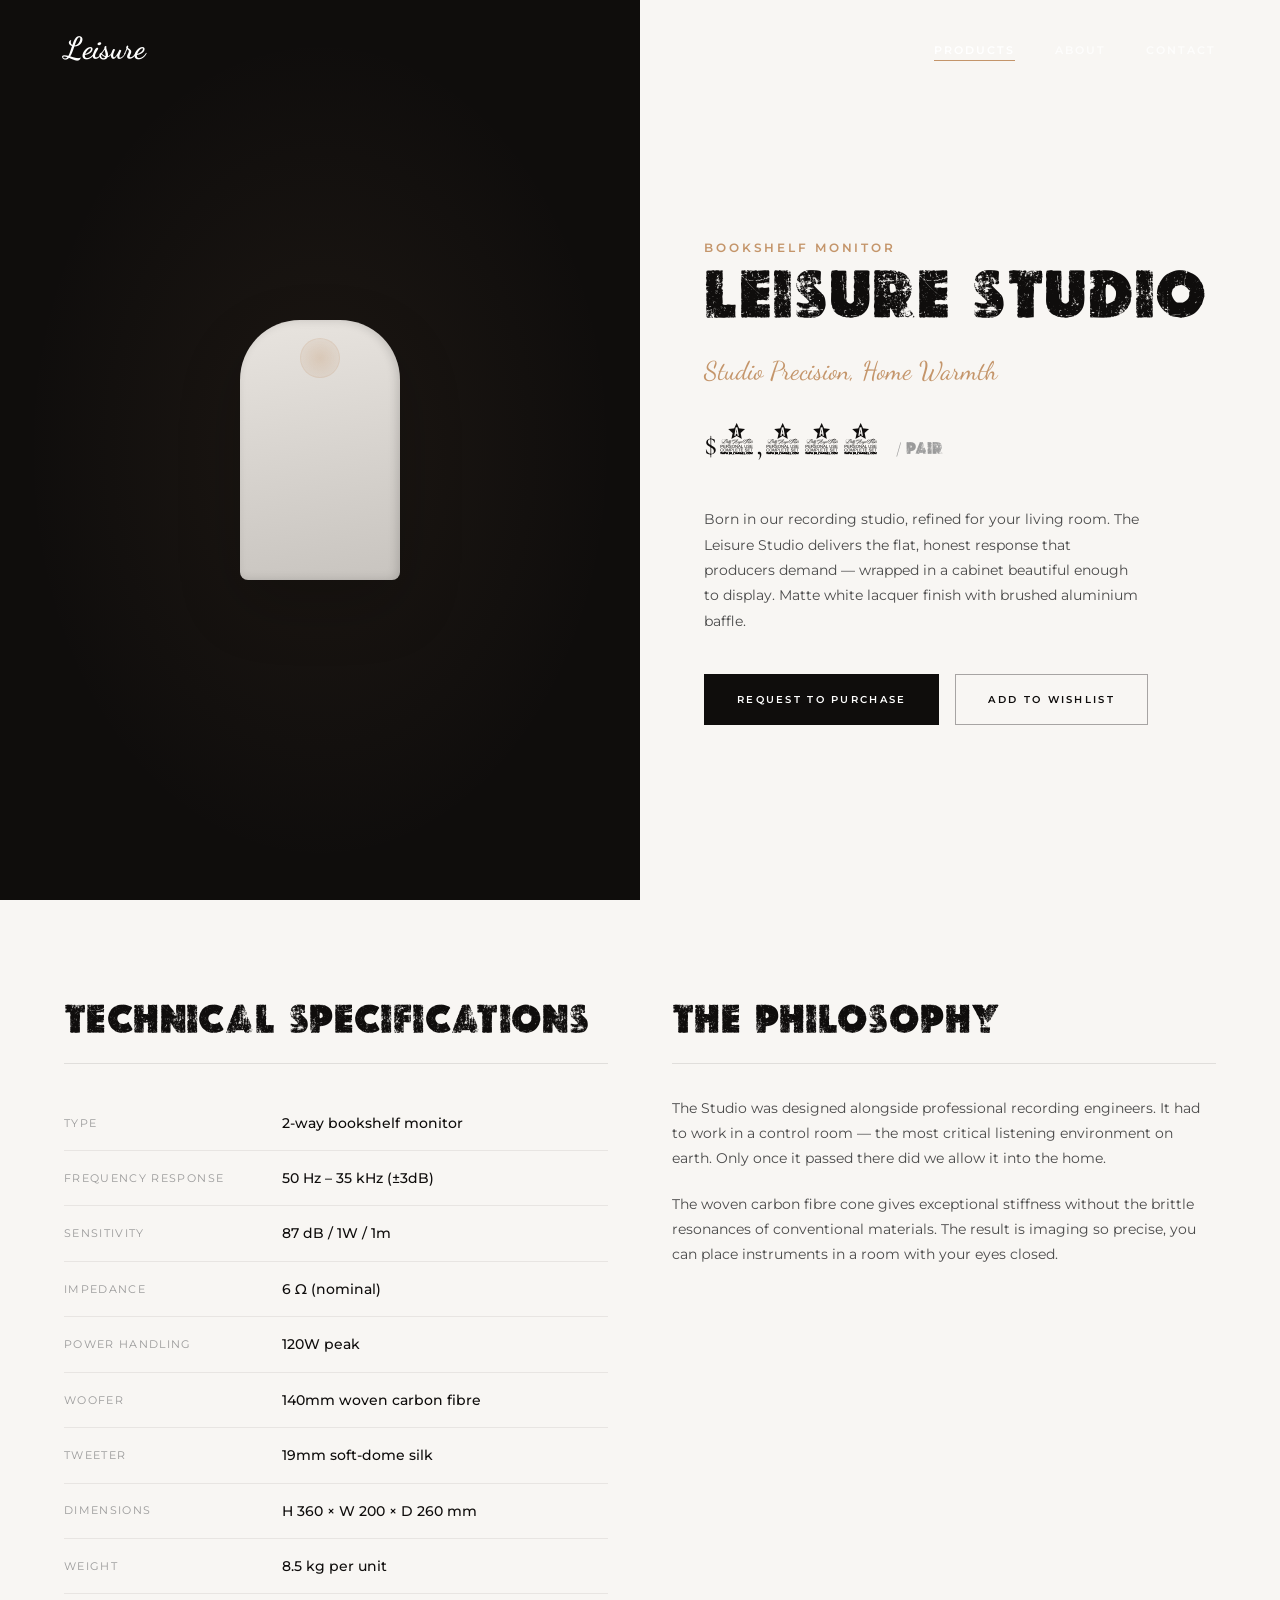
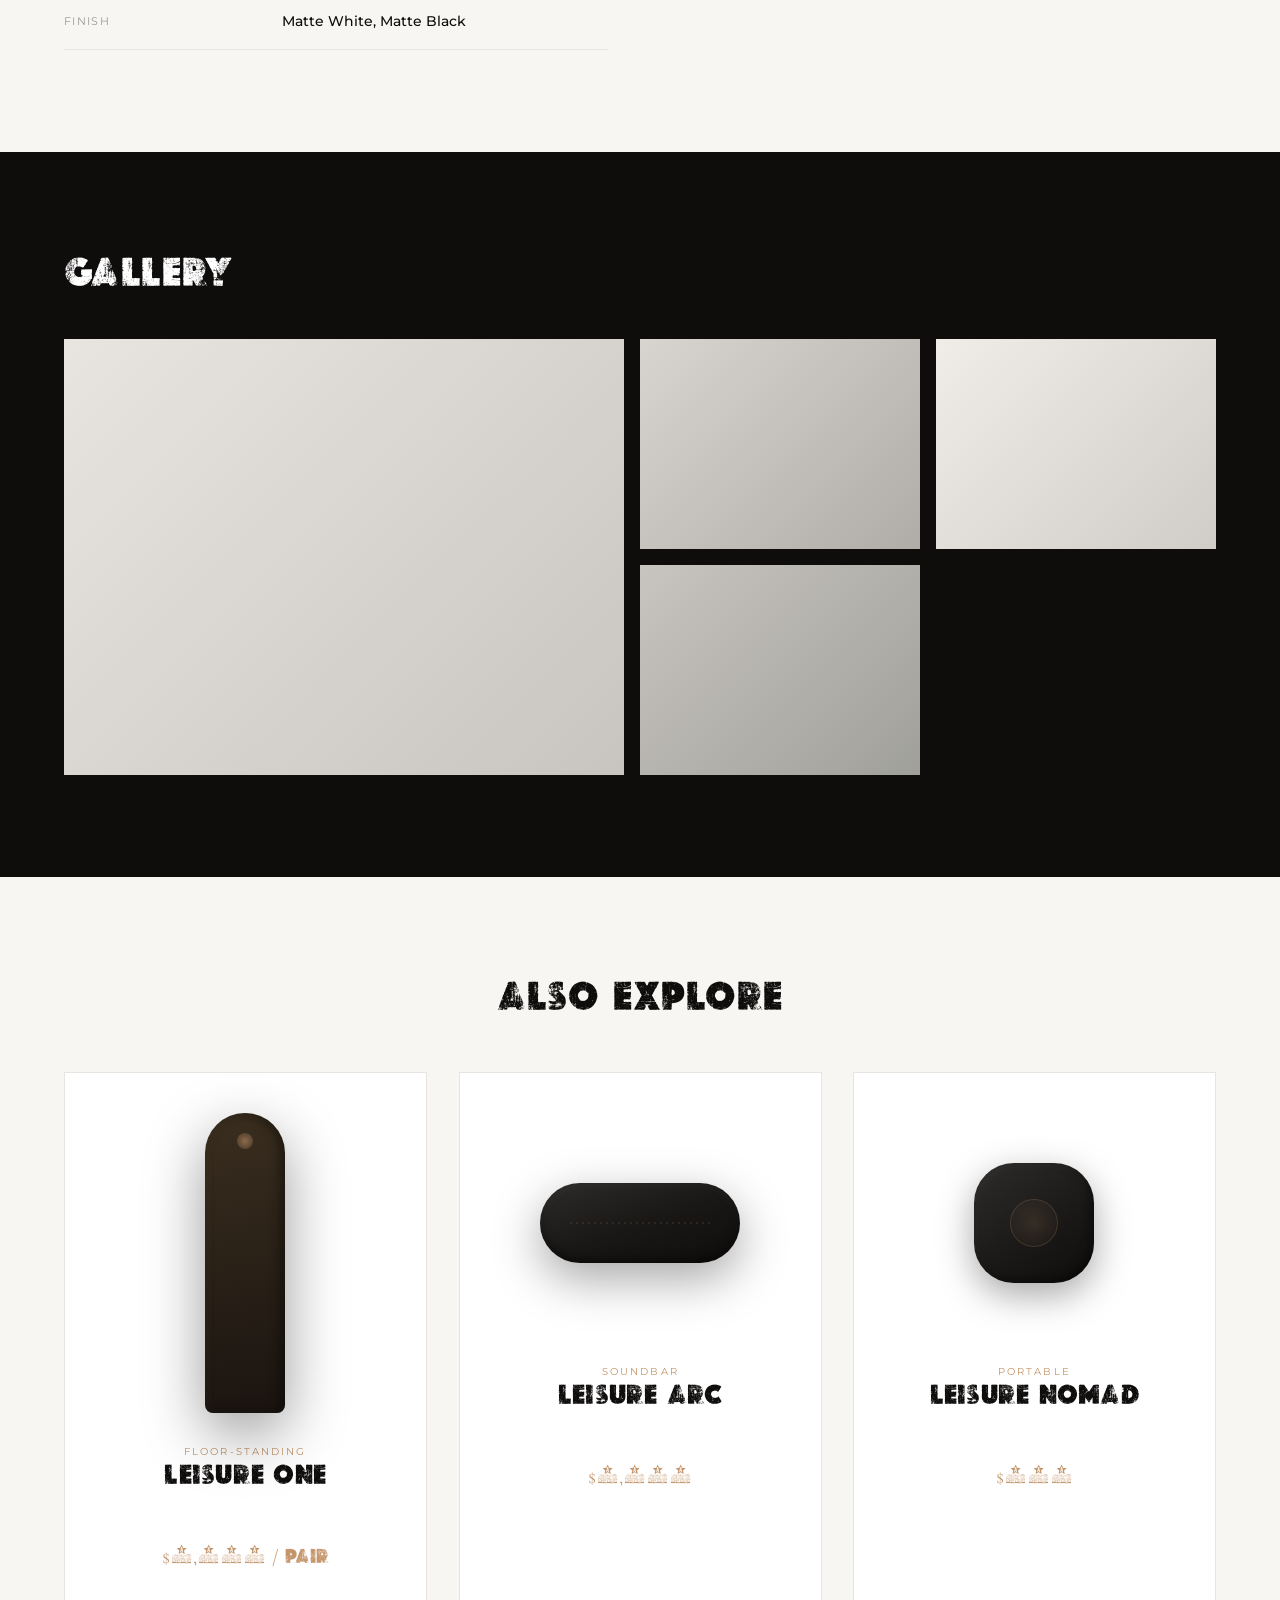
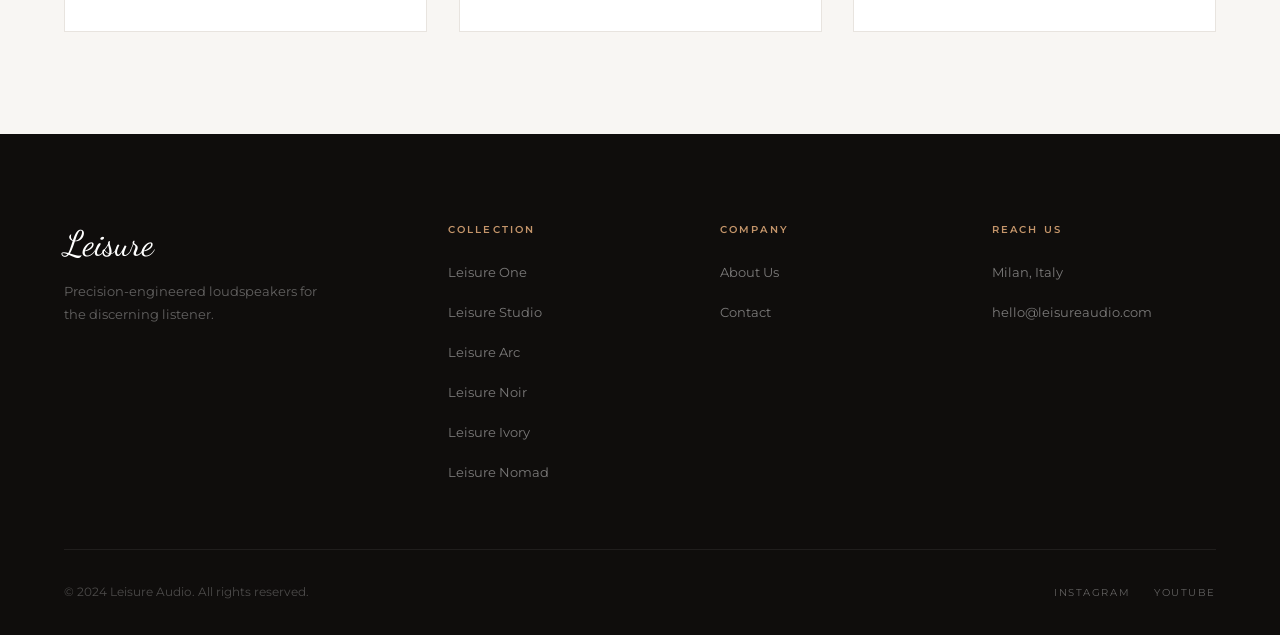
<file: products/leisure-studio.html>
﻿<!DOCTYPE html>
<html lang="en">
<head>
  <meta charset="UTF-8" />
  <meta name="viewport" content="width=device-width, initial-scale=1.0" />
  <title>Leisure Studio | Leisure</title>
  <link rel="preconnect" href="https://fonts.googleapis.com" />
  <link rel="preconnect" href="https://fonts.gstatic.com" crossorigin />
  <link href="https://fonts.googleapis.com/css2?family=Dancing+Script:wght@700&family=Cormorant+Garamond:ital,wght@0,300;0,400;0,600;1,300;1,400&family=Montserrat:wght@300;400;500;600&display=swap" rel="stylesheet" />
  <link rel="stylesheet" href="../css/style.css" />
</head>
<body>

  <div id="preloader">
    <canvas id="plCanvas" width="280" height="280"></canvas>
    <span class="preloader-brand">Leisure</span>
    <div class="preloader-line"></div>
  </div>

  <nav class="nav" id="nav">
    <div class="container nav-inner">
      <a href="../index.html" class="nav-logo">Leisure</a>
      <ul class="nav-links">
        <li><a href="index.html" class="active">Products</a></li>
        <li><a href="../about.html">About</a></li>
        <li><a href="../contact.html">Contact</a></li>
      </ul>
      <div class="nav-hamburger" id="hamburger" role="button" aria-label="Toggle menu" tabindex="0">
        <span></span><span></span><span></span>
      </div>
    </div>
  </nav>
  <div class="nav-overlay" id="navOverlay">
    <a href="index.html">Products</a>
    <a href="../about.html">About</a>
    <a href="../contact.html">Contact</a>
  </div>

  <section class="product-hero">
    <div class="product-hero-visual">
      <div class="visual-bookshelf" style="height:260px;width:160px;background:linear-gradient(170deg,#e8e4df,#c8c4bf);box-shadow:inset -3px 0 10px rgba(0,0,0,.15),0 24px 64px rgba(0,0,0,.2)"></div>
    </div>
    <div class="product-hero-info">
      <span class="eyebrow">Bookshelf Monitor</span>
      <h1>Leisure Studio</h1>
      <p class="product-hero-tagline">Studio Precision, Home Warmth</p>
      <p class="product-hero-price">$2,800 <span style="font-size:1rem;color:var(--gray)">&nbsp;/ pair</span></p>
      <p class="product-hero-desc">Born in our recording studio, refined for your living room. The Leisure Studio delivers the flat, honest response that producers demand — wrapped in a cabinet beautiful enough to display. Matte white lacquer finish with brushed aluminium baffle.</p>
      <div class="product-hero-actions">
        <a href="../contact.html" class="btn-dark">Request to Purchase</a>
        <a href="../contact.html" class="btn-outline">Add to Wishlist</a>
      </div>
    </div>
  </section>

  <section class="product-specs">
    <div class="container">
      <div style="display:grid;grid-template-columns:1fr 1fr;gap:4rem;align-items:start">
        <div>
          <h3>Technical Specifications</h3>
          <table class="specs-table">
            <tr><td>Type</td><td>2-way bookshelf monitor</td></tr>
            <tr><td>Frequency Response</td><td>50 Hz – 35 kHz (±3dB)</td></tr>
            <tr><td>Sensitivity</td><td>87 dB / 1W / 1m</td></tr>
            <tr><td>Impedance</td><td>6 Ω (nominal)</td></tr>
            <tr><td>Power Handling</td><td>120W peak</td></tr>
            <tr><td>Woofer</td><td>140mm woven carbon fibre</td></tr>
            <tr><td>Tweeter</td><td>19mm soft-dome silk</td></tr>
            <tr><td>Dimensions</td><td>H 360 × W 200 × D 260 mm</td></tr>
            <tr><td>Weight</td><td>8.5 kg per unit</td></tr>
            <tr><td>Finish</td><td>Matte White, Matte Black</td></tr>
          </table>
        </div>
        <div>
          <h3>The Philosophy</h3>
          <p>The Studio was designed alongside professional recording engineers. It had to work in a control room — the most critical listening environment on earth. Only once it passed there did we allow it into the home.</p>
          <p style="margin-top:1.25rem">The woven carbon fibre cone gives exceptional stiffness without the brittle resonances of conventional materials. The result is imaging so precise, you can place instruments in a room with your eyes closed.</p>
        </div>
      </div>
    </div>
  </section>

  <section class="product-gallery">
    <div class="container">
      <h3 style="color:var(--white);margin-bottom:2.5rem">Gallery</h3>
      <div class="gallery-grid">
        <div class="gallery-item" style="background:linear-gradient(135deg,#e8e4df,#c8c4bf)"></div>
        <div class="gallery-item" style="background:linear-gradient(135deg,#d8d4cf,#b0aca8)"></div>
        <div class="gallery-item" style="background:linear-gradient(135deg,#f0ece8,#d0ccc8)"></div>
        <div class="gallery-item" style="background:linear-gradient(135deg,#c8c4bf,#a0a09a)"></div>
      </div>
    </div>
  </section>

  <section class="also-explore">
    <div class="container">
      <h3 style="text-align:center;margin-bottom:3rem">Also Explore</h3>
      <div class="products-grid">
        <a href="leisure-one.html" class="product-card light">
          <div class="product-card-visual"><div class="visual-tower" style="background:linear-gradient(170deg,#3a2e1f,#1a1410)"></div></div>
          <div class="product-card-info">
            <span class="product-card-category">Floor-standing</span>
            <h3 class="product-card-name" style="color:var(--dark)">Leisure One</h3>
            <p class="product-card-price">$8,500 / pair</p>
          </div>
        </a>
        <a href="leisure-arc.html" class="product-card light">
          <div class="product-card-visual"><div class="visual-soundbar" style="width:200px"></div></div>
          <div class="product-card-info">
            <span class="product-card-category">Soundbar</span>
            <h3 class="product-card-name" style="color:var(--dark)">Leisure Arc</h3>
            <p class="product-card-price">$3,200</p>
          </div>
        </a>
        <a href="leisure-nomad.html" class="product-card light">
          <div class="product-card-visual"><div class="visual-portable"></div></div>
          <div class="product-card-info">
            <span class="product-card-category">Portable</span>
            <h3 class="product-card-name" style="color:var(--dark)">Leisure Nomad</h3>
            <p class="product-card-price">$650</p>
          </div>
        </a>
      </div>
    </div>
  </section>

  <footer class="footer">
    <div class="container">
      <div class="footer-top">
        <div class="footer-brand"><h3>Leisure</h3><p>Precision-engineered loudspeakers for the discerning listener.</p></div>
        <div class="footer-col"><h6>Collection</h6><ul>
          <li><a href="leisure-one.html">Leisure One</a></li>
          <li><a href="leisure-studio.html">Leisure Studio</a></li>
          <li><a href="leisure-arc.html">Leisure Arc</a></li>
          <li><a href="leisure-noir.html">Leisure Noir</a></li>
          <li><a href="leisure-ivory.html">Leisure Ivory</a></li>
          <li><a href="leisure-nomad.html">Leisure Nomad</a></li>
        </ul></div>
        <div class="footer-col"><h6>Company</h6><ul>
          <li><a href="../about.html">About Us</a></li>
          <li><a href="../contact.html">Contact</a></li>
        </ul></div>
        <div class="footer-col"><h6>Reach Us</h6><ul>
          <li><a href="#">Milan, Italy</a></li>
          <li><a href="#">hello@leisureaudio.com</a></li>
        </ul></div>
      </div>
      <div class="footer-bottom">
        <p>&copy; 2024 Leisure Audio. All rights reserved.</p>
        <div class="footer-socials"><a href="#">Instagram</a><a href="#">YouTube</a></div>
      </div>
    </div>
  </footer>

  <script src="../js/main.js"></script>
  <script src="../js/preloader-3d.js"></script>
</body>
</html>
</file>
<file: css/style.css>
/* ============================================================
   LEISURE — Luxury Speaker Brand
   style.css
   ============================================================ */

/* ============================================================
   1. CSS RESET & BASE
   ============================================================ */

*, *::before, *::after {
  box-sizing: border-box;
  margin: 0;
  padding: 0;
}

@font-face {
  font-family: 'TheGlobe';
  src: url('../assets/fonts/TheGlobePersonalUseBold-2ORlw.ttf') format('truetype');
  font-weight: 700;
  font-style: normal;
  font-display: swap;
}

:root {
  --bg: #F8F6F3;
  --dark: #0F0D0C;
  --accent: #C4956A;
  --light-tan: #E8D5C0;
  --gray: #9A9A9A;
  --white: #FFFFFF;
  --font-script: 'Dancing Script', cursive;
  --font-heading: 'TheGlobe', 'Cormorant Garamond', serif;
  --font-body: 'Roboto', 'Montserrat', sans-serif;
  --transition: 0.35s ease;
  --transition-slow: 0.65s ease;
  --max-width: 1320px;
  --section-pad: clamp(4rem, 8vw, 8rem);
}

html {
  scroll-behavior: smooth;
  font-size: 16px;
}

body {
  font-family: var(--font-body);
  background-color: var(--bg);
  color: var(--dark);
  line-height: 1.65;
  overflow-x: hidden;
  -webkit-font-smoothing: antialiased;
  -moz-osx-font-smoothing: grayscale;
}

body.menu-open {
  overflow: hidden;
}

img {
  display: block;
  max-width: 100%;
  height: auto;
}

a {
  color: inherit;
  text-decoration: none;
}

ul, ol {
  list-style: none;
}

button {
  cursor: pointer;
  border: none;
  background: none;
  font-family: inherit;
}

input, textarea, select {
  font-family: inherit;
}

.container {
  width: 100%;
  max-width: var(--max-width);
  margin-inline: auto;
  padding-inline: clamp(1.5rem, 5vw, 4rem);
}

.section-pad {
  padding-block: var(--section-pad);
}

/* ============================================================
   2. TYPOGRAPHY
   ============================================================ */

h1, h2, h3, h4, h5, h6 {
  font-family: var(--font-heading);
  font-weight: 400;
  line-height: 1.15;
  letter-spacing: 0.01em;
}

h1 {
  font-size: clamp(3rem, 7vw, 7rem);
}

h2 {
  font-size: clamp(2.2rem, 4.5vw, 4.5rem);
}

h3 {
  font-size: clamp(1.5rem, 3vw, 2.8rem);
}

h4 {
  font-size: clamp(1.2rem, 2vw, 1.8rem);
}

h5 {
  font-size: clamp(1rem, 1.5vw, 1.3rem);
  font-family: var(--font-body);
  font-weight: 500;
  letter-spacing: 0.12em;
  text-transform: uppercase;
}

p {
  font-size: clamp(0.875rem, 1.1vw, 1rem);
  color: #4A4A4A;
  line-height: 1.8;
}

.eyebrow {
  font-family: var(--font-body);
  font-size: clamp(0.65rem, 0.9vw, 0.75rem);
  font-weight: 600;
  letter-spacing: 0.25em;
  text-transform: uppercase;
  color: var(--accent);
  display: block;
  margin-bottom: 1rem;
}

.script-accent {
  font-family: var(--font-script);
  font-size: clamp(1.8rem, 3.5vw, 3rem);
  color: var(--accent);
  display: block;
  line-height: 1.2;
  margin-bottom: 0.5rem;
}

/* ============================================================
   3. PRELOADER
   ============================================================ */

#preloader {
  position: fixed;
  inset: 0;
  background: var(--dark);
  display: flex;
  flex-direction: column;
  align-items: center;
  justify-content: center;
  z-index: 9999;
  transition: transform 0.8s cubic-bezier(0.76, 0, 0.24, 1);
}

#preloader.preloader-exit {
  transform: translateY(-100%);
}

#preloader.preloader-hidden {
  display: none;
}

.preloader-brand {
  font-family: var(--font-script);
  font-size: clamp(3rem, 8vw, 6rem);
  color: var(--white);
  letter-spacing: 0;
  text-transform: none;
  opacity: 0;
  transform: translateY(12px);
  transition: opacity 0.7s ease, transform 0.7s ease;
}

.preloader-brand.visible {
  opacity: 1;
  transform: translateY(0);
}

.preloader-line {
  width: 0;
  height: 1px;
  background: var(--accent);
  margin-top: 1.5rem;
  transition: width 0.6s ease 0.4s;
}

.preloader-line.expanded {
  width: clamp(80px, 15vw, 160px);
}

/* ============================================================
   4. NAVIGATION
   ============================================================ */

.nav {
  position: fixed;
  top: 0;
  left: 0;
  right: 0;
  z-index: 1000;
  padding-block: 1.5rem;
  transition: background var(--transition), backdrop-filter var(--transition), padding var(--transition);
}

.nav.nav-scrolled {
  background: rgba(15, 13, 12, 0.96);
  backdrop-filter: blur(12px);
  -webkit-backdrop-filter: blur(12px);
  padding-block: 1rem;
}

.nav-inner {
  display: flex;
  align-items: center;
  justify-content: space-between;
}

.nav-logo {
  font-family: var(--font-script);
  font-size: 1.9rem;
  color: var(--white);
  font-weight: 700;
  letter-spacing: 0;
}

.nav-links {
  display: flex;
  align-items: center;
  gap: 2.5rem;
}

.nav-links a {
  font-family: var(--font-body);
  font-size: 0.7rem;
  font-weight: 600;
  letter-spacing: 0.18em;
  text-transform: uppercase;
  color: rgba(255,255,255,0.75);
  transition: color var(--transition);
  position: relative;
}

.nav-links a::after {
  content: '';
  position: absolute;
  bottom: -4px;
  left: 0;
  width: 0;
  height: 1px;
  background: var(--accent);
  transition: width var(--transition);
}

.nav-links a:hover,
.nav-links a.active {
  color: var(--white);
}

.nav-links a:hover::after,
.nav-links a.active::after {
  width: 100%;
}

.nav-cta {
  font-family: var(--font-body);
  font-size: 0.7rem;
  font-weight: 600;
  letter-spacing: 0.18em;
  text-transform: uppercase;
  color: var(--accent);
  border: 1px solid var(--accent);
  padding: 0.6rem 1.4rem;
  transition: background var(--transition), color var(--transition);
}

.nav-cta:hover {
  background: var(--accent);
  color: var(--dark);
}

/* Hamburger */
.nav-hamburger {
  display: none;
  flex-direction: column;
  gap: 5px;
  width: 28px;
  cursor: pointer;
  z-index: 1100;
}

.nav-hamburger span {
  display: block;
  height: 1px;
  background: var(--white);
  transition: transform var(--transition), opacity var(--transition), width var(--transition);
  transform-origin: center;
}

.nav-hamburger span:nth-child(2) {
  width: 70%;
}

body.menu-open .nav-hamburger span:nth-child(1) {
  transform: translateY(6px) rotate(45deg);
}

body.menu-open .nav-hamburger span:nth-child(2) {
  opacity: 0;
  width: 0;
}

body.menu-open .nav-hamburger span:nth-child(3) {
  transform: translateY(-6px) rotate(-45deg);
}

/* Mobile Overlay */
.nav-overlay {
  display: none;
  position: fixed;
  inset: 0;
  background: var(--dark);
  z-index: 999;
  flex-direction: column;
  align-items: center;
  justify-content: center;
  gap: 2.5rem;
  opacity: 0;
  transition: opacity 0.4s ease;
}

.nav-overlay.is-open {
  opacity: 1;
}

.nav-overlay a {
  font-family: var(--font-heading);
  font-size: clamp(2rem, 5vw, 3.5rem);
  color: var(--white);
  letter-spacing: 0.05em;
  transition: color var(--transition);
}

.nav-overlay a:hover {
  color: var(--accent);
}

/* ============================================================
   5. HERO
   ============================================================ */


.scroll-indicator {
  position: absolute;
  bottom: 2.5rem;
  left: 50%;
  transform: translateX(-50%);
  display: flex;
  flex-direction: column;
  align-items: center;
  gap: 0.5rem;
  color: rgba(255,255,255,0.4);
  font-size: 0.6rem;
  letter-spacing: 0.2em;
  text-transform: uppercase;
  animation: bounce 2s ease infinite;
}

.scroll-indicator svg {
  width: 20px;
  height: 20px;
  stroke: var(--accent);
  fill: none;
}

@keyframes fadeUp {
  to {
    opacity: 1;
    transform: translateY(0);
  }
}

@keyframes bounce {
  0%, 100% { transform: translateX(-50%) translateY(0); }
  50% { transform: translateX(-50%) translateY(6px); }
}

/* ============================================================
   6. INTRO STATEMENT
   ============================================================ */

.intro-statement {
  padding-block: var(--section-pad);
  text-align: center;
  background: var(--bg);
}

.intro-statement .container {
  max-width: 860px;
}

.intro-statement h2 {
  color: var(--dark);
  margin-bottom: 1.5rem;
}

.intro-statement p {
  font-size: clamp(0.9rem, 1.2vw, 1.05rem);
  color: #5A5855;
  max-width: 640px;
  margin-inline: auto;
}

.intro-divider {
  width: 60px;
  height: 1px;
  background: var(--accent);
  margin-inline: auto;
  margin-block: 2rem;
}

/* ============================================================
   7. FEATURED PRODUCTS GRID
   ============================================================ */

.featured-products {
  padding-block: var(--section-pad);
  background: var(--dark);
}

.featured-products .section-header {
  display: flex;
  align-items: flex-end;
  justify-content: space-between;
  margin-bottom: 3.5rem;
  flex-wrap: wrap;
  gap: 1rem;
}

.featured-products .section-header h2 {
  color: var(--white);
}

.featured-products .section-header a {
  font-size: 0.7rem;
  letter-spacing: 0.18em;
  text-transform: uppercase;
  color: var(--accent);
  border-bottom: 1px solid var(--accent);
  padding-bottom: 2px;
  transition: opacity var(--transition);
}

.featured-products .section-header a:hover {
  opacity: 0.7;
}

.products-grid {
  display: grid;
  grid-template-columns: repeat(3, 1fr);
  gap: 2rem;
}

/* ============================================================
   8. PRODUCT CARDS
   ============================================================ */

.product-card {
  background: rgba(255,255,255,0.03);
  border: 1px solid rgba(255,255,255,0.07);
  padding: 2.5rem 2rem;
  display: flex;
  flex-direction: column;
  align-items: center;
  gap: 1.5rem;
  transition: background var(--transition), border-color var(--transition), transform var(--transition);
  cursor: pointer;
  position: relative;
  overflow: hidden;
}

.product-card::before {
  content: '';
  position: absolute;
  inset: 0;
  background: linear-gradient(135deg, rgba(196,149,106,0.04) 0%, transparent 60%);
  opacity: 0;
  transition: opacity var(--transition);
}

.product-card:hover {
  background: rgba(255,255,255,0.06);
  border-color: rgba(196,149,106,0.35);
  transform: translateY(-4px);
}

.product-card:hover::before {
  opacity: 1;
}

.product-card-visual {
  display: flex;
  align-items: center;
  justify-content: center;
  min-height: 220px;
}

.product-card-info {
  text-align: center;
  width: 100%;
}

.product-card-category {
  font-size: 0.6rem;
  letter-spacing: 0.22em;
  text-transform: uppercase;
  color: var(--accent);
  margin-bottom: 0.5rem;
}

.product-card-name {
  font-family: var(--font-heading);
  font-size: clamp(1.3rem, 2vw, 1.8rem);
  color: var(--white);
  margin-bottom: 0.5rem;
}

.product-card-tagline {
  font-size: 0.75rem;
  color: rgba(255,255,255,0.45);
  letter-spacing: 0.04em;
  margin-bottom: 1.25rem;
}

.product-card-price {
  font-family: var(--font-heading);
  font-size: 1.2rem;
  color: var(--accent);
  margin-bottom: 1rem;
}

/* On light background variant */
.product-card.light {
  background: var(--white);
  border-color: #E8E4DF;
}

.product-card.light:hover {
  background: var(--bg);
  border-color: var(--accent);
}

.product-card.light .product-card-name {
  color: var(--dark);
}

.product-card.light .product-card-tagline {
  color: var(--gray);
}

/* ============================================================
   9. PRODUCT VISUAL PLACEHOLDERS
   ============================================================ */

.visual-tower {
  width: 80px;
  height: 300px;
  border-radius: 40px 40px 8px 8px;
  background: linear-gradient(170deg, #2a2825 0%, #1a1816 40%, #0d0b0a 100%);
  box-shadow: inset -4px 0 12px rgba(0,0,0,0.5),
              inset 2px 0 8px rgba(196,149,106,0.08),
              0 20px 60px rgba(0,0,0,0.4);
  position: relative;
}

.visual-tower::after {
  content: '';
  position: absolute;
  top: 20px;
  left: 50%;
  transform: translateX(-50%);
  width: 16px;
  height: 16px;
  border-radius: 50%;
  background: radial-gradient(circle, rgba(196,149,106,0.6), rgba(196,149,106,0.1));
}

.visual-soundbar {
  width: 400px;
  max-width: 100%;
  height: 80px;
  border-radius: 40px;
  background: linear-gradient(160deg, #2e2c2a 0%, #1a1816 50%, #0f0d0c 100%);
  box-shadow: inset 0 4px 10px rgba(255,255,255,0.04),
              inset 0 -4px 10px rgba(0,0,0,0.5),
              0 16px 48px rgba(0,0,0,0.35);
  position: relative;
  overflow: hidden;
}

.visual-soundbar::before {
  content: '';
  position: absolute;
  top: 50%;
  left: 15%;
  right: 15%;
  height: 1px;
  transform: translateY(-50%);
  background: repeating-linear-gradient(
    90deg,
    rgba(196,149,106,0.25) 0px,
    rgba(196,149,106,0.25) 2px,
    transparent 2px,
    transparent 6px
  );
}

.visual-portable {
  width: 120px;
  height: 120px;
  border-radius: 40px;
  background: linear-gradient(145deg, #2e2c2a 0%, #1a1816 60%, #0f0d0c 100%);
  box-shadow: inset -3px -3px 8px rgba(0,0,0,0.5),
              inset 3px 3px 8px rgba(255,255,255,0.04),
              0 12px 36px rgba(0,0,0,0.35);
  position: relative;
}

.visual-portable::after {
  content: '';
  position: absolute;
  top: 50%;
  left: 50%;
  transform: translate(-50%, -50%);
  width: 48px;
  height: 48px;
  border-radius: 50%;
  background: radial-gradient(circle, rgba(196,149,106,0.15), transparent);
  border: 1px solid rgba(196,149,106,0.2);
}

.visual-bookshelf {
  width: 120px;
  height: 180px;
  border-radius: 60px 60px 8px 8px;
  background: linear-gradient(170deg, #2a2825 0%, #1a1816 50%, #0d0b0a 100%);
  box-shadow: inset -3px 0 10px rgba(0,0,0,0.4),
              inset 2px 0 6px rgba(196,149,106,0.06),
              0 16px 48px rgba(0,0,0,0.35);
  position: relative;
}

.visual-bookshelf::after {
  content: '';
  position: absolute;
  top: 18px;
  left: 50%;
  transform: translateX(-50%);
  width: 40px;
  height: 40px;
  border-radius: 50%;
  background: radial-gradient(circle, rgba(196,149,106,0.3), rgba(196,149,106,0.05));
  border: 1px solid rgba(196,149,106,0.15);
}

/* ============================================================
   10. BRAND STATEMENT — SPLIT LAYOUT
   ============================================================ */

.brand-statement {
  padding-block: var(--section-pad);
  background: var(--bg);
}

.brand-statement .split {
  display: grid;
  grid-template-columns: 1fr 1fr;
  gap: clamp(3rem, 7vw, 8rem);
  align-items: center;
}

.brand-statement .split-text h2 {
  margin-bottom: 1.5rem;
}

.brand-statement .split-text p {
  margin-bottom: 1.25rem;
  max-width: 480px;
}

.brand-statement .split-text .btn-dark {
  margin-top: 1rem;
}

.brand-statement .split-visual {
  display: flex;
  align-items: center;
  justify-content: center;
  background: var(--dark);
  min-height: 480px;
  position: relative;
  overflow: hidden;
}

.brand-statement .split-visual::before {
  content: '';
  position: absolute;
  inset: 0;
  background: radial-gradient(ellipse at center, rgba(196,149,106,0.1) 0%, transparent 70%);
}

/* ============================================================
   11. DARK BANNER
   ============================================================ */

.dark-banner {
  background: var(--dark);
  padding-block: clamp(3rem, 6vw, 6rem);
  text-align: center;
  position: relative;
  overflow: hidden;
}

.dark-banner::before {
  content: '';
  position: absolute;
  top: -50%;
  left: 50%;
  transform: translateX(-50%);
  width: 80%;
  height: 200%;
  background: radial-gradient(ellipse, rgba(196,149,106,0.06) 0%, transparent 60%);
  pointer-events: none;
}

.dark-banner h2 {
  color: var(--white);
  margin-bottom: 1rem;
}

.dark-banner p {
  color: rgba(255,255,255,0.5);
  max-width: 580px;
  margin-inline: auto;
  margin-bottom: 2.5rem;
}

.dark-banner .btn-outline {
  border-color: rgba(255,255,255,0.3);
  color: var(--white);
}

.dark-banner .btn-outline:hover {
  border-color: var(--accent);
  background: var(--accent);
  color: var(--dark);
}

/* ============================================================
   12. NEWSLETTER
   ============================================================ */

.newsletter {
  padding-block: clamp(4rem, 7vw, 7rem);
  background: var(--light-tan);
  text-align: center;
}

.newsletter .eyebrow {
  color: rgba(15,13,12,0.5);
}

.newsletter h2 {
  color: var(--dark);
  margin-bottom: 0.75rem;
}

.newsletter p {
  color: #5A5855;
  max-width: 480px;
  margin-inline: auto;
  margin-bottom: 2.5rem;
}

.newsletter-form {
  display: flex;
  max-width: 500px;
  margin-inline: auto;
  gap: 0;
  border: 1px solid rgba(15,13,12,0.2);
  background: var(--white);
}

.newsletter-form input {
  flex: 1;
  padding: 1rem 1.25rem;
  border: none;
  background: transparent;
  font-size: 0.85rem;
  color: var(--dark);
  outline: none;
}

.newsletter-form input::placeholder {
  color: var(--gray);
  font-size: 0.8rem;
  letter-spacing: 0.05em;
}

.newsletter-form button {
  padding: 1rem 1.75rem;
  background: var(--dark);
  color: var(--white);
  font-size: 0.65rem;
  font-weight: 600;
  letter-spacing: 0.2em;
  text-transform: uppercase;
  transition: background var(--transition);
  white-space: nowrap;
}

.newsletter-form button:hover {
  background: var(--accent);
}

/* ============================================================
   13. ABOUT PAGE
   ============================================================ */

.about-hero {
  height: 60vh;
  min-height: 400px;
  background: var(--dark);
  display: flex;
  align-items: flex-end;
  padding-bottom: clamp(2rem, 5vw, 5rem);
}

.about-hero h1 {
  color: var(--white);
}

.about-story {
  padding-block: var(--section-pad);
  background: var(--bg);
}

.about-story .split {
  display: grid;
  grid-template-columns: 1fr 1fr;
  gap: clamp(3rem, 6vw, 7rem);
  align-items: center;
}

.about-story p + p {
  margin-top: 1.25rem;
}

.about-values {
  padding-block: var(--section-pad);
  background: var(--dark);
}

.about-values h2 {
  color: var(--white);
  text-align: center;
  margin-bottom: 3.5rem;
}

.values-grid {
  display: grid;
  grid-template-columns: repeat(3, 1fr);
  gap: 2.5rem;
}

.value-item {
  text-align: center;
  padding: 2rem;
  border-top: 1px solid rgba(196,149,106,0.25);
}

.value-number {
  font-family: var(--font-heading);
  font-size: 3.5rem;
  color: rgba(196,149,106,0.2);
  line-height: 1;
  margin-bottom: 0.75rem;
}

.value-item h4 {
  color: var(--white);
  margin-bottom: 0.75rem;
}

.value-item p {
  color: rgba(255,255,255,0.45);
  font-size: 0.82rem;
}

.about-team {
  padding-block: var(--section-pad);
  background: var(--bg);
}

.about-team h2 {
  text-align: center;
  margin-bottom: 3.5rem;
}

.team-grid {
  display: grid;
  grid-template-columns: repeat(4, 1fr);
  gap: 2rem;
}

.team-member {
  text-align: center;
}

.team-photo {
  width: 100%;
  aspect-ratio: 3/4;
  background: var(--light-tan);
  margin-bottom: 1.25rem;
}

.team-member h5 {
  font-family: var(--font-heading);
  font-size: 1.1rem;
  font-weight: 400;
  letter-spacing: 0.02em;
  text-transform: none;
  margin-bottom: 0.25rem;
}

.team-member span {
  font-size: 0.7rem;
  color: var(--accent);
  letter-spacing: 0.15em;
  text-transform: uppercase;
}

/* ============================================================
   14. CONTACT FORM & MAP PLACEHOLDER
   ============================================================ */

.contact-page {
  padding-block: var(--section-pad);
  background: var(--bg);
}

.contact-grid {
  display: grid;
  grid-template-columns: 1fr 1fr;
  gap: clamp(3rem, 6vw, 7rem);
  align-items: start;
}

.contact-info h2 {
  margin-bottom: 1rem;
}

.contact-info p {
  margin-bottom: 2rem;
  max-width: 400px;
}

.contact-detail {
  display: flex;
  flex-direction: column;
  gap: 1.5rem;
  margin-bottom: 2.5rem;
}

.contact-detail-item label {
  font-size: 0.6rem;
  letter-spacing: 0.2em;
  text-transform: uppercase;
  color: var(--accent);
  display: block;
  margin-bottom: 0.25rem;
}

.contact-detail-item span {
  font-size: 0.9rem;
  color: var(--dark);
}

.map-placeholder {
  width: 100%;
  aspect-ratio: 16/9;
  background: linear-gradient(135deg, #E8E4DF 0%, var(--light-tan) 100%);
  display: flex;
  align-items: center;
  justify-content: center;
  color: var(--gray);
  font-size: 0.75rem;
  letter-spacing: 0.15em;
  text-transform: uppercase;
  border: 1px solid rgba(0,0,0,0.06);
}

/* ============================================================
   15. PRODUCTS LISTING PAGE
   ============================================================ */

.products-page {
  padding-block: var(--section-pad);
  background: var(--bg);
}

.products-page-hero {
  background: var(--dark);
  padding: clamp(6rem, 12vw, 10rem) 0 clamp(3rem, 5vw, 5rem);
  text-align: center;
}

.products-page-hero h1 {
  color: var(--white);
  margin-bottom: 0.5rem;
}

.products-page-hero p {
  color: rgba(255,255,255,0.45);
}

.filter-tabs {
  display: flex;
  gap: 0.5rem;
  justify-content: center;
  flex-wrap: wrap;
  margin-bottom: clamp(2rem, 4vw, 3.5rem);
}

.filter-tab {
  font-size: 0.65rem;
  font-weight: 600;
  letter-spacing: 0.18em;
  text-transform: uppercase;
  padding: 0.6rem 1.4rem;
  border: 1px solid rgba(15,13,12,0.2);
  color: var(--gray);
  background: transparent;
  cursor: pointer;
  transition: all var(--transition);
}

.filter-tab:hover {
  border-color: var(--accent);
  color: var(--accent);
}

.filter-tab.active {
  background: var(--dark);
  border-color: var(--dark);
  color: var(--white);
}

.products-listing-grid {
  display: grid;
  grid-template-columns: repeat(3, 1fr);
  gap: 2.5rem;
}

.product-card[data-hidden] {
  display: none;
}

/* ============================================================
   16. INDIVIDUAL PRODUCT PAGES
   ============================================================ */

.product-hero {
  min-height: 100vh;
  display: grid;
  grid-template-columns: 1fr 1fr;
}

.product-hero-visual {
  background: var(--dark);
  display: flex;
  align-items: center;
  justify-content: center;
  padding: clamp(4rem, 8vw, 8rem);
  position: relative;
  overflow: hidden;
}

.product-hero-visual::before {
  content: '';
  position: absolute;
  inset: 0;
  background: radial-gradient(ellipse at center, rgba(196,149,106,0.08) 0%, transparent 65%);
}

.product-hero-info {
  padding: clamp(5rem, 10vw, 9rem) clamp(2rem, 5vw, 5rem) clamp(3rem, 5vw, 5rem);
  display: flex;
  flex-direction: column;
  justify-content: center;
  background: var(--bg);
}

.product-hero-info .eyebrow {
  margin-bottom: 0.5rem;
}

.product-hero-info h1 {
  font-size: clamp(2.5rem, 5vw, 5rem);
  margin-bottom: 0.5rem;
}

.product-hero-tagline {
  font-family: var(--font-script);
  font-size: clamp(1.2rem, 2vw, 1.8rem);
  color: var(--accent);
  margin-bottom: 1.5rem;
}

.product-hero-price {
  font-family: var(--font-heading);
  font-size: clamp(1.5rem, 2.5vw, 2.2rem);
  color: var(--dark);
  margin-bottom: 2rem;
}

.product-hero-desc {
  max-width: 440px;
  margin-bottom: 2.5rem;
}

.product-hero-actions {
  display: flex;
  gap: 1rem;
  flex-wrap: wrap;
}

/* Specs Table */
.product-specs {
  padding-block: var(--section-pad);
  background: var(--bg);
}

.product-specs h3 {
  margin-bottom: 2rem;
  padding-bottom: 1rem;
  border-bottom: 1px solid rgba(15,13,12,0.1);
}

.specs-table {
  width: 100%;
  border-collapse: collapse;
}

.specs-table tr {
  border-bottom: 1px solid rgba(15,13,12,0.07);
}

.specs-table td {
  padding: 1rem 0;
  font-size: 0.85rem;
}

.specs-table td:first-child {
  color: var(--gray);
  font-size: 0.7rem;
  letter-spacing: 0.12em;
  text-transform: uppercase;
  width: 40%;
}

.specs-table td:last-child {
  color: var(--dark);
  font-weight: 500;
}

/* Product Gallery */
.product-gallery {
  padding-block: var(--section-pad);
  background: var(--dark);
}

.product-gallery h3 {
  color: var(--white);
  margin-bottom: 2.5rem;
}

.gallery-grid {
  display: grid;
  grid-template-columns: 2fr 1fr 1fr;
  grid-template-rows: auto auto;
  gap: 1rem;
}

.gallery-item {
  background: rgba(255,255,255,0.04);
  aspect-ratio: 4/3;
  overflow: hidden;
}

.gallery-item:first-child {
  grid-row: 1 / 3;
  aspect-ratio: auto;
}

.gallery-item img {
  width: 100%;
  height: 100%;
  object-fit: cover;
  transition: transform 0.7s ease;
}

.gallery-item:hover img {
  transform: scale(1.04);
}

/* Also Explore */
.also-explore {
  padding-block: var(--section-pad);
  background: var(--bg);
}

.also-explore h3 {
  text-align: center;
  margin-bottom: 3rem;
}

/* ============================================================
   17. FOOTER
   ============================================================ */

.footer {
  background: var(--dark);
  padding-top: clamp(4rem, 7vw, 7rem);
  padding-bottom: 2rem;
}

.footer-top {
  display: grid;
  grid-template-columns: 1.5fr 1fr 1fr 1fr;
  gap: 3rem;
  padding-bottom: 4rem;
  border-bottom: 1px solid rgba(255,255,255,0.07);
}

.footer-brand h3 {
  font-size: 2rem;
  letter-spacing: 0.2em;
  color: var(--white);
  margin-bottom: 1rem;
}

.footer-brand p {
  font-size: 0.82rem;
  color: rgba(255,255,255,0.35);
  max-width: 260px;
  line-height: 1.7;
}

.footer-col h6 {
  font-family: var(--font-body);
  font-size: 0.6rem;
  font-weight: 600;
  letter-spacing: 0.22em;
  text-transform: uppercase;
  color: var(--accent);
  margin-bottom: 1.5rem;
}

.footer-col ul {
  display: flex;
  flex-direction: column;
  gap: 0.85rem;
}

.footer-col ul li a {
  font-size: 0.82rem;
  color: rgba(255,255,255,0.45);
  transition: color var(--transition);
}

.footer-col ul li a:hover {
  color: var(--white);
}

.footer-bottom {
  display: flex;
  align-items: center;
  justify-content: space-between;
  padding-top: 2rem;
  flex-wrap: wrap;
  gap: 1rem;
}

.footer-bottom p {
  font-size: 0.72rem;
  color: rgba(255,255,255,0.25);
}

.footer-socials {
  display: flex;
  gap: 1.5rem;
}

.footer-socials a {
  font-size: 0.65rem;
  letter-spacing: 0.15em;
  text-transform: uppercase;
  color: rgba(255,255,255,0.35);
  transition: color var(--transition);
}

.footer-socials a:hover {
  color: var(--accent);
}

/* ============================================================
   18. BUTTONS
   ============================================================ */

.btn-dark {
  display: inline-flex;
  align-items: center;
  gap: 0.5rem;
  background: var(--dark);
  color: var(--white);
  font-family: var(--font-body);
  font-size: 0.65rem;
  font-weight: 600;
  letter-spacing: 0.22em;
  text-transform: uppercase;
  padding: 1rem 2rem;
  border: 1px solid var(--dark);
  transition: background var(--transition), color var(--transition), border-color var(--transition);
  cursor: pointer;
}

.btn-dark:hover {
  background: var(--accent);
  border-color: var(--accent);
  color: var(--dark);
}

.btn-outline {
  display: inline-flex;
  align-items: center;
  gap: 0.5rem;
  background: transparent;
  color: var(--dark);
  font-family: var(--font-body);
  font-size: 0.65rem;
  font-weight: 600;
  letter-spacing: 0.22em;
  text-transform: uppercase;
  padding: 1rem 2rem;
  border: 1px solid rgba(15,13,12,0.35);
  transition: background var(--transition), color var(--transition), border-color var(--transition);
  cursor: pointer;
}

.btn-outline:hover {
  background: var(--dark);
  border-color: var(--dark);
  color: var(--white);
}

.btn-accent {
  display: inline-flex;
  align-items: center;
  gap: 0.5rem;
  background: var(--accent);
  color: var(--dark);
  font-family: var(--font-body);
  font-size: 0.65rem;
  font-weight: 600;
  letter-spacing: 0.22em;
  text-transform: uppercase;
  padding: 1rem 2rem;
  border: 1px solid var(--accent);
  transition: background var(--transition), color var(--transition);
  cursor: pointer;
}

.btn-accent:hover {
  background: transparent;
  color: var(--accent);
}

/* ============================================================
   19. SCROLL REVEAL
   ============================================================ */

.reveal {
  opacity: 0;
  transform: translateY(28px);
  transition: opacity 0.75s ease, transform 0.75s ease;
}

.reveal.reveal-left {
  transform: translateX(-28px);
}

.reveal.reveal-right {
  transform: translateX(28px);
}

.reveal.reveal-scale {
  transform: scale(0.95);
}

.reveal.visible {
  opacity: 1;
  transform: none;
}

.reveal-delay-1 { transition-delay: 0.1s; }
.reveal-delay-2 { transition-delay: 0.2s; }
.reveal-delay-3 { transition-delay: 0.3s; }
.reveal-delay-4 { transition-delay: 0.4s; }
.reveal-delay-5 { transition-delay: 0.5s; }

/* ============================================================
   20. FORMS
   ============================================================ */

.form-group {
  display: flex;
  flex-direction: column;
  gap: 0.4rem;
  margin-bottom: 1.5rem;
}

.form-group label {
  font-size: 0.6rem;
  font-weight: 600;
  letter-spacing: 0.2em;
  text-transform: uppercase;
  color: var(--gray);
}

.form-group input,
.form-group textarea,
.form-group select {
  width: 100%;
  padding: 0.9rem 1rem;
  border: 1px solid rgba(15,13,12,0.15);
  background: var(--white);
  color: var(--dark);
  font-size: 0.875rem;
  outline: none;
  transition: border-color var(--transition);
  appearance: none;
}

.form-group input:focus,
.form-group textarea:focus,
.form-group select:focus {
  border-color: var(--accent);
}

.form-group textarea {
  min-height: 140px;
  resize: vertical;
}

.form-group .field-error {
  font-size: 0.7rem;
  color: #c0392b;
  letter-spacing: 0.05em;
  display: none;
}

.form-group.has-error input,
.form-group.has-error textarea {
  border-color: #c0392b;
}

.form-group.has-error .field-error {
  display: block;
}

.form-success {
  display: none;
  text-align: center;
  padding: 2.5rem;
  background: rgba(196,149,106,0.08);
  border: 1px solid rgba(196,149,106,0.3);
}

.form-success.visible {
  display: block;
}

.form-success h4 {
  font-family: var(--font-heading);
  font-size: 1.5rem;
  color: var(--dark);
  margin-bottom: 0.5rem;
}

.form-success p {
  color: var(--gray);
  font-size: 0.85rem;
}

/* ============================================================
   21. LIMITED EDITION BADGE
   ============================================================ */

.badge-limited {
  display: inline-flex;
  align-items: center;
  gap: 0.4rem;
  font-size: 0.55rem;
  font-weight: 700;
  letter-spacing: 0.22em;
  text-transform: uppercase;
  color: var(--dark);
  background: var(--accent);
  padding: 0.35rem 0.8rem;
}

.badge-limited::before {
  content: '◆';
  font-size: 0.45rem;
}

.badge-new {
  display: inline-flex;
  align-items: center;
  font-size: 0.55rem;
  font-weight: 700;
  letter-spacing: 0.22em;
  text-transform: uppercase;
  color: var(--white);
  background: var(--dark);
  padding: 0.35rem 0.8rem;
}

/* ============================================================
   22. RESPONSIVE — 1200px
   ============================================================ */

@media (max-width: 1200px) {
  .products-grid {
    grid-template-columns: repeat(2, 1fr);
  }

  .products-listing-grid {
    grid-template-columns: repeat(2, 1fr);
  }

  .footer-top {
    grid-template-columns: 1fr 1fr;
    gap: 2.5rem;
  }

  .team-grid {
    grid-template-columns: repeat(2, 1fr);
  }

  .gallery-grid {
    grid-template-columns: 1fr 1fr;
    grid-template-rows: auto;
  }

  .gallery-item:first-child {
    grid-row: auto;
    aspect-ratio: 4/3;
  }

  .about-story .split,
  .brand-statement .split {
    gap: clamp(2rem, 5vw, 5rem);
  }
}

/* ============================================================
   22. RESPONSIVE — 768px
   ============================================================ */

@media (max-width: 768px) {
  :root {
    --section-pad: clamp(3rem, 8vw, 5rem);
  }

  /* Nav */
  .nav-links,
  .nav-cta {
    display: none;
  }

  .nav-hamburger {
    display: flex;
  }

  .nav-overlay {
    display: flex;
  }

  /* Hero */
  .hero-actions {
    flex-direction: column;
    align-items: center;
  }

  /* Products */
  .products-grid {
    grid-template-columns: 1fr;
    gap: 1.5rem;
  }

  .products-listing-grid {
    grid-template-columns: 1fr;
    gap: 2rem;
  }

  /* Brand statement */
  .brand-statement .split {
    grid-template-columns: 1fr;
  }

  .brand-statement .split-visual {
    min-height: 300px;
  }

  /* About */
  .about-story .split {
    grid-template-columns: 1fr;
  }

  .values-grid {
    grid-template-columns: 1fr;
    gap: 0;
  }

  .team-grid {
    grid-template-columns: repeat(2, 1fr);
  }

  /* Product page */
  .product-hero {
    grid-template-columns: 1fr;
    min-height: auto;
  }

  .product-hero-visual {
    min-height: 360px;
    padding: 4rem 2rem;
  }

  /* Gallery */
  .gallery-grid {
    grid-template-columns: 1fr;
  }

  /* Contact */
  .contact-grid {
    grid-template-columns: 1fr;
  }

  /* Footer */
  .footer-top {
    grid-template-columns: 1fr;
    gap: 2.5rem;
  }

  .footer-bottom {
    flex-direction: column;
    text-align: center;
  }

  /* Newsletter form */
  .newsletter-form {
    flex-direction: column;
    border: none;
    gap: 0;
  }

  .newsletter-form input {
    border: 1px solid rgba(15,13,12,0.2);
    padding: 0.9rem 1rem;
  }

  .newsletter-form button {
    padding: 1rem;
  }

  /* Soundbar visual resize on small screens */
  .visual-soundbar {
    width: 260px;
    height: 60px;
  }

  /* Filter tabs */
  .filter-tabs {
    gap: 0.4rem;
  }

  .filter-tab {
    font-size: 0.6rem;
    padding: 0.5rem 1rem;
  }

  /* Featured products header stack */
  .featured-products .section-header {
    flex-direction: column;
    align-items: flex-start;
  }
}

/* ============================================================
   23. REDUCED MOTION
   ============================================================ */

@media (prefers-reduced-motion: reduce) {
  *, *::before, *::after {
    animation-duration: 0.01ms !important;
    animation-iteration-count: 1 !important;
    transition-duration: 0.01ms !important;
    scroll-behavior: auto !important;
  }

  .reveal {
    opacity: 1;
    transform: none;
  }

  .scroll-indicator {
    animation: none;
  }

  #preloader {
    transition: none;
  }
}

/* ============================================================
   24. 3D PRELOADER
   ============================================================ */

#preloader {
  position: fixed;
  inset: 0;
  background: radial-gradient(ellipse 60% 50% at 50% 40%, #120d08 0%, #0A0806 60%, #050302 100%);
  display: flex;
  flex-direction: column;
  align-items: center;
  justify-content: center;
  z-index: 9999;
  gap: 0;
  transition: transform 0.9s cubic-bezier(0.76, 0, 0.24, 1);
}

#preloader.preloader-exit {
  transform: translateY(-100%);
}

#preloader.preloader-hidden {
  display: none;
}

#plCanvas {
  width: 280px;
  height: 280px;
  display: block;
  flex-shrink: 0;
  animation: speakerTilt 4s ease-in-out infinite;
  transform-style: preserve-3d;
}

@keyframes speakerTilt {
  0%   { transform: perspective(900px) rotateY(-18deg) rotateX(4deg); }
  35%  { transform: perspective(900px) rotateY(12deg)  rotateX(-3deg); }
  65%  { transform: perspective(900px) rotateY(20deg)  rotateX(5deg); }
  100% { transform: perspective(900px) rotateY(-18deg) rotateX(4deg); }
}

.preloader-brand {
  font-family: var(--font-script);
  font-size: clamp(2.8rem, 7vw, 4.2rem);
  color: transparent;
  -webkit-text-stroke: 1.5px rgba(255,255,255,0.4);
  letter-spacing: 0;
  text-transform: none;
  opacity: 0;
  transform: translateY(10px);
  transition: opacity 0.7s ease, transform 0.7s ease, color 0.9s ease 0.2s, -webkit-text-stroke 0.9s ease 0.2s;
  margin-top: -0.5rem;
}

.preloader-brand.visible {
  opacity: 1;
  transform: translateY(0);
  color: var(--white);
  -webkit-text-stroke: 0px transparent;
}

.preloader-line {
  width: 0;
  height: 1px;
  background: linear-gradient(90deg, transparent, var(--accent), transparent);
  margin-top: 1.2rem;
  transition: width 0.8s cubic-bezier(0.25, 0.46, 0.45, 0.94) 0.5s;
}

.preloader-line.expanded {
  width: clamp(120px, 20vw, 200px);
}

/* ============================================================
   25. HERO — 2-column split layout (SUPERSEDED by scroll sequence)
   .hero rules below are neutralised; new layout uses .hero-sequence
   ============================================================ */

/* .hero grid rules removed — homepage now uses .hero-sequence (800vh sticky scroll) */
/* .hero-bg, .hero-text, .hero-text-inner, .hero h1 rules removed to avoid conflicts  */

.hero-italic {
  font-family: var(--font-heading);
  font-size: clamp(0.95rem, 1.6vw, 1.35rem);
  font-style: italic;
  color: var(--accent);
  margin-bottom: 1.4rem;
  opacity: 0;
  animation: fadeUp 0.8s ease 1.0s forwards;
}

.hero-sub {
  font-family: var(--font-body);
  font-size: clamp(0.8rem, 1.2vw, 0.95rem);
  color: rgba(255,255,255,0.55);
  max-width: 400px;
  line-height: 1.95;
  margin-top: 1rem;
}

/* Ghost button for dark backgrounds */
.btn-ghost {
  display: inline-flex;
  align-items: center;
  gap: 0.5rem;
  background: transparent;
  color: rgba(255,255,255,0.65);
  font-family: var(--font-body);
  font-size: 0.65rem;
  font-weight: 600;
  letter-spacing: 0.22em;
  text-transform: uppercase;
  padding: 1rem 2rem;
  border: 1px solid rgba(255,255,255,0.18);
  transition: border-color var(--transition), color var(--transition), background var(--transition);
  cursor: pointer;
}

.btn-ghost:hover {
  border-color: var(--accent);
  color: var(--accent);
}

/* ============================================================
   26. STATS STRIP
   ============================================================ */

.stats-strip {
  background: var(--dark);
  border-top:    1px solid rgba(196,149,106,0.20);
  border-bottom: 1px solid rgba(196,149,106,0.08);
  padding-block: clamp(2.5rem, 4vw, 3.5rem);
}

.stats-grid {
  display: grid;
  grid-template-columns: repeat(4, 1fr);
  gap: 1rem;
  text-align: center;
}

.stat-item {
  padding: 0.5rem 1rem;
}

.stat-num {
  display: block;
  font-family: var(--font-heading);
  font-size: clamp(2.2rem, 4vw, 3.8rem);
  font-weight: 300;
  color: var(--white);
  line-height: 1;
  margin-bottom: 0.55rem;
  letter-spacing: 0.02em;
}

.stat-lbl {
  display: block;
  font-size: 0.58rem;
  font-weight: 600;
  letter-spacing: 0.2em;
  text-transform: uppercase;
  color: var(--accent);
}

/* ============================================================
   27. SCROLLING MARQUEE STRIP
   ============================================================ */

.marquee-section {
  background: var(--bg);
  border-top:    1px solid rgba(15,13,12,0.06);
  border-bottom: 1px solid rgba(15,13,12,0.06);
  padding-block: 1.1rem;
  overflow: hidden;
  white-space: nowrap;
}

.marquee-track {
  display: inline-flex;
  gap: 0;
  animation: marqueeScroll 30s linear infinite;
  font-family: var(--font-heading);
  font-style: italic;
  font-size: clamp(0.9rem, 1.4vw, 1.15rem);
  color: var(--dark);
  letter-spacing: 0.04em;
}

.marquee-track span {
  padding-inline: 1.5rem;
  color: rgba(15,13,12,0.35);
}

.marquee-track span:nth-child(odd) {
  color: rgba(15,13,12,0.60);
}

@keyframes marqueeScroll {
  from { transform: translateX(0); }
  to   { transform: translateX(-50%); }
}

.marquee-section:hover .marquee-track {
  animation-play-state: paused;
}

/* ============================================================
   28. MAGNETIC 3D CARD — will-change hint
   ============================================================ */

.product-card {
  will-change: transform;
  transform-origin: center center;
}

/* ============================================================
   29. NAV LOGO — script font
   ============================================================ */

.footer-brand h3 {
  font-family: var(--font-script);
  font-size: 2.2rem;
  letter-spacing: 0;
}

/* ============================================================
   30. RESPONSIVE — new components
   ============================================================ */

/* @media (max-width: 1024px) — old .hero grid rules removed (superseded by .hero-sequence) */

@media (max-width: 768px) {
  /* Stats */
  .stats-grid {
    grid-template-columns: repeat(2, 1fr);
    gap: 2rem;
  }

  /* Marquee */
  .marquee-track {
    font-size: 0.85rem;
  }
}

@media (prefers-reduced-motion: reduce) {
  .marquee-track { animation: none; }
}




/* ============================================================
   VIDEO HERO
   ============================================================ */

.video-hero {
  position: relative;
  height: 100vh;
  min-height: 600px;
  overflow: hidden;
  display: flex;
  align-items: flex-end;
  justify-content: flex-start;
  background: #080604;
}

.vh-video {
  position: absolute;
  inset: 0;
  width: 100%;
  height: 100%;
  object-fit: cover;
  opacity: 0.80;
  transition: opacity 0.3s ease;
}

.vh-overlay {
  position: absolute;
  inset: 0;
  background:
    linear-gradient(to top, rgba(8,6,4,0.92) 0%, rgba(8,6,4,0.55) 35%, rgba(8,6,4,0.10) 70%, transparent 100%),
    linear-gradient(to right, rgba(8,6,4,0.70) 0%, rgba(8,6,4,0.20) 55%, transparent 85%);
  z-index: 1;
}

.vh-content {
  position: relative;
  z-index: 2;
  text-align: left;
  padding: 0 clamp(2rem, 7vw, 8rem) clamp(5vh, 8vh, 7rem);
  max-width: 720px;
  opacity: 0;
  transform: translateY(30px);
  transition: opacity 0.9s cubic-bezier(0.25,0.46,0.45,0.94),
              transform 0.9s cubic-bezier(0.25,0.46,0.45,0.94);
}

.vh-content.revealed {
  opacity: 1;
  transform: translateY(0);
}

.vh-eyebrow {
  display: block;
  font-family: var(--font-body);
  font-size: 0.62rem;
  font-weight: 500;
  letter-spacing: 0.30em;
  text-transform: uppercase;
  color: var(--accent);
  margin-bottom: 1.2rem;
}

.vh-title {
  font-family: var(--font-script);
  font-size: clamp(5rem, 13vw, 11rem);
  color: var(--white);
  line-height: 0.9;
  font-weight: 700;
  margin-bottom: 1.6rem;
  text-shadow: 0 2px 60px rgba(0,0,0,0.4);
}

.vh-sub {
  font-family: var(--font-body);
  font-size: clamp(0.78rem, 1.1vw, 0.9rem);
  color: rgba(255,255,255,0.62);
  letter-spacing: 0.05em;
  line-height: 1.85;
  margin-bottom: 2.4rem;
  max-width: 420px;
}

.vh-actions {
  display: flex;
  gap: 1.2rem;
  justify-content: flex-start;
  flex-wrap: wrap;
}

.vh-scroll {
  position: absolute;
  bottom: 2rem;
  left: 50%;
  transform: translateX(-50%);
  z-index: 2;
  color: rgba(255,255,255,0.6);
}

/* ============================================================
   PRODUCT INTRO SCROLL SEQUENCE
   ============================================================ */

.prod-seq {
  height: 500vh;
  position: relative;
}

.ps-sticky {
  position: sticky;
  top: 0;
  height: 100vh;
  background: #080604;
  overflow: hidden;
  display: flex;
  align-items: center;
}

.ps-bg {
  position: absolute;
  inset: 0;
  background: radial-gradient(ellipse 70% 80% at 60% 50%, rgba(25,18,10,1) 0%, #080604 70%);
  pointer-events: none;
}

.ps-img-wrap {
  position: absolute;
  right: 4%;
  top: 50%;
  transform: translateY(-50%);
  width: 52%;
  display: flex;
  align-items: center;
  justify-content: center;
}

.ps-img {
  width: 100%;
  max-width: 600px;
  object-fit: contain;
  filter: drop-shadow(0 60px 120px rgba(0,0,0,0.7))
          drop-shadow(0 0 60px rgba(196,149,106,0.08));
  transition: transform 0.6s cubic-bezier(0.25,0.46,0.45,0.94);
  transform-origin: center;
}

.ps-img-glow {
  position: absolute;
  width: 420px;
  height: 420px;
  border-radius: 50%;
  background: radial-gradient(ellipse, rgba(196,149,106,0.10) 0%, transparent 70%);
  pointer-events: none;
  animation: glowPulse 3.5s ease-in-out infinite;
}

.ps-panels {
  position: relative;
  z-index: 2;
  left: clamp(2rem, 7vw, 8rem);
  max-width: 440px;
}

.ps-panel {
  position: absolute;
  top: 0;
  left: 0;
  opacity: 0;
  pointer-events: none;
  transform: translateY(20px);
  transition: opacity 0.6s cubic-bezier(0.25,0.46,0.45,0.94),
              transform 0.6s cubic-bezier(0.25,0.46,0.45,0.94);
}

.ps-panel.active {
  opacity: 1;
  pointer-events: auto;
  transform: translateY(0);
  position: relative;
}

.ps-panel h2 {
  color: var(--white);
  margin-top: 1rem;
  font-size: clamp(2.2rem, 4vw, 3.8rem);
  line-height: 1.08;
}

.ps-panel p {
  color: rgba(255,255,255,0.60);
  margin-top: 1.2rem;
  font-size: clamp(0.85rem, 1.1vw, 0.98rem);
  line-height: 1.85;
}

.ps-specs-row {
  display: flex;
  gap: 2rem;
  margin-top: 2rem;
  padding-top: 1.8rem;
  border-top: 1px solid rgba(196,149,106,0.22);
  flex-wrap: wrap;
}

.ps-spec { display: flex; flex-direction: column; gap: 0.3rem; }

.pss-v {
  font-family: var(--font-heading);
  font-size: clamp(1.5rem, 2.5vw, 2.2rem);
  color: var(--accent);
  line-height: 1;
}

.pss-k {
  font-family: var(--font-body);
  font-size: 0.58rem;
  letter-spacing: 0.22em;
  text-transform: uppercase;
  color: rgba(255,255,255,0.38);
}

.ps-progress-track {
  position: absolute;
  right: 1.8rem;
  top: 12%;
  bottom: 12%;
  width: 1px;
  background: rgba(255,255,255,0.08);
  z-index: 3;
}

.ps-progress-fill {
  position: absolute;
  top: 0; left: 0;
  width: 100%;
  height: 0%;
  background: linear-gradient(to bottom, transparent, var(--accent), rgba(196,149,106,0.3));
  transition: height 0.08s linear;
}

.ps-cue {
  position: absolute;
  bottom: 2rem;
  left: 50%;
  transform: translateX(-50%);
  z-index: 3;
  transition: opacity 0.4s ease;
}

/* ============================================================
   COLOUR SELECTOR SCROLL SEQUENCE
   ============================================================ */

.colour-seq {
  height: 300vh;
  position: relative;
}

.colour-sticky {
  position: sticky;
  top: 0;
  height: 100vh;
  background: #060402;
  overflow: hidden;
  display: flex;
  align-items: center;
}

.colour-bg {
  position: absolute;
  inset: 0;
  background: radial-gradient(ellipse 65% 80% at 70% 50%, rgba(20,13,6,1) 0%, #060402 70%);
  pointer-events: none;
}

.colour-img-wrap {
  position: absolute;
  right: 4%;
  top: 50%;
  transform: translateY(-50%);
  width: 52%;
  display: flex;
  align-items: center;
  justify-content: center;
}

.colour-img {
  position: absolute;
  width: 100%;
  max-width: 600px;
  object-fit: contain;
  filter: drop-shadow(0 60px 120px rgba(0,0,0,0.75));
  opacity: 0;
  transition: opacity 0.55s cubic-bezier(0.25,0.46,0.45,0.94),
              transform 0.55s cubic-bezier(0.25,0.46,0.45,0.94);
  transform: scale(0.97) translateY(12px);
}

.colour-img.active {
  opacity: 1;
  transform: scale(1) translateY(0);
  position: relative;
}

.colour-info {
  position: relative;
  z-index: 2;
  left: clamp(2rem, 7vw, 8rem);
  max-width: 400px;
}

.colour-info h2 {
  color: var(--white);
  margin-top: 1rem;
  font-size: clamp(2.8rem, 5vw, 4.5rem);
  line-height: 1.0;
  transition: opacity 0.3s ease, transform 0.3s ease;
}

.colour-info p {
  color: rgba(255,255,255,0.58);
  margin-top: 1.2rem;
  font-size: clamp(0.85rem, 1.1vw, 0.95rem);
  line-height: 1.85;
  max-width: 340px;
  transition: opacity 0.3s ease, transform 0.3s ease;
}

.colour-swatches {
  display: flex;
  gap: 0.75rem;
  margin-top: 2.5rem;
  padding-top: 2rem;
  border-top: 1px solid rgba(196,149,106,0.18);
}

.csw {
  width: 36px;
  height: 36px;
  border-radius: 50%;
  background: var(--sw);
  border: 2px solid transparent;
  cursor: pointer;
  transition: transform 0.25s ease, border-color 0.25s ease, box-shadow 0.25s ease;
  flex-shrink: 0;
}

.csw:hover {
  transform: scale(1.15);
}

.csw.active {
  border-color: var(--accent);
  box-shadow: 0 0 0 3px rgba(196,149,106,0.25);
  transform: scale(1.1);
}

.colour-progress-track {
  position: absolute;
  right: 1.8rem;
  top: 12%;
  bottom: 12%;
  width: 1px;
  background: rgba(255,255,255,0.08);
  z-index: 3;
}

.colour-progress-fill {
  position: absolute;
  top: 0; left: 0;
  width: 100%;
  height: 0%;
  background: linear-gradient(to bottom, transparent, var(--accent), rgba(196,149,106,0.3));
  transition: height 0.08s linear;
}

/* ============================================================
   DETAIL GALLERY
   ============================================================ */

.detail-gallery { background: var(--dark); }

.dg-header {
  margin-bottom: clamp(2.5rem, 5vw, 5rem);
}

.dg-header h2 {
  color: var(--white);
  margin-top: 0.5rem;
}

.dg-header h2 em {
  font-style: italic;
  color: var(--accent);
}

.dg-grid {
  display: grid;
  grid-template-columns: 2fr 1fr 1fr;
  grid-template-rows: auto auto;
  gap: 2px;
}

.dg-large {
  grid-row: span 2;
  overflow: hidden;
  background: #060402;
}

.dg-stack {
  display: contents;
}

.dg-item {
  overflow: hidden;
  background: #060402;
  aspect-ratio: 4/3;
}

.dg-large img,
.dg-item img {
  width: 100%;
  height: 100%;
  object-fit: cover;
  display: block;
  transition: transform 0.7s cubic-bezier(0.25,0.46,0.45,0.94), filter 0.4s ease;
  filter: brightness(0.85);
}

.dg-large:hover img,
.dg-item:hover img {
  transform: scale(1.04);
  filter: brightness(1);
}

.dg-large { aspect-ratio: auto; }

/* ============================================================
   SPECS BAND (updated for this product)
   ============================================================ */

.specs-band {
  background: #0a0806;
  border-top: 1px solid rgba(196,149,106,0.14);
  border-bottom: 1px solid rgba(196,149,106,0.14);
  padding-block: 3.5rem;
}

.specs-band-grid {
  display: grid;
  grid-template-columns: repeat(5, 1fr);
  gap: 1px;
  background: rgba(196,149,106,0.10);
}

.sb-item {
  background: #0a0806;
  padding: 2rem 1.5rem;
  display: flex;
  flex-direction: column;
  gap: 0.5rem;
  text-align: center;
}

.sb-val {
  font-family: var(--font-heading);
  font-size: clamp(2rem, 3.5vw, 3rem);
  color: var(--accent);
  line-height: 1;
}

.sb-lbl {
  font-family: var(--font-body);
  font-size: 0.58rem;
  letter-spacing: 0.24em;
  text-transform: uppercase;
  color: rgba(255,255,255,0.38);
}

/* ============================================================
   REVEAL — smoother
   ============================================================ */

.reveal {
  opacity: 0;
  transform: translateY(40px);
  transition: opacity 0.85s cubic-bezier(0.25,0.46,0.45,0.94),
              transform 0.85s cubic-bezier(0.25,0.46,0.45,0.94);
}
.reveal.visible       { opacity: 1; transform: translateY(0); }
.reveal-left          { transform: translateX(-48px); }
.reveal-left.visible  { transform: translateX(0); }
.reveal-right         { transform: translateX(48px); }
.reveal-right.visible { transform: translateX(0); }

/* ============================================================
   RESPONSIVE
   ============================================================ */

@media (max-width: 900px) {
  .ps-img-wrap, .colour-img-wrap { display: none; }
  .ps-panels, .colour-info { left: 5%; max-width: 90vw; }
  .ps-sticky, .colour-sticky { justify-content: flex-start; }
  .dg-grid { grid-template-columns: 1fr 1fr; }
  .dg-large { grid-row: auto; grid-column: span 2; }
  .specs-band-grid { grid-template-columns: repeat(3,1fr); }
}

@media (max-width: 600px) {
  .vh-title { font-size: clamp(3.5rem, 16vw, 5rem); }
  .dg-grid { grid-template-columns: 1fr; }
  .dg-large { grid-column: span 1; }
  .specs-band-grid { grid-template-columns: 1fr 1fr; }
}

/* ============================================================
   PRODUCTS PAGE
   ============================================================ */

.page-hero {
  position: relative;
  padding: 14rem 0 6rem;
  overflow: hidden;
  background: #080604;
}

.page-hero-bg {
  position: absolute;
  inset: 0;
  pointer-events: none;
}

.page-hero-content {
  position: relative;
  z-index: 1;
  max-width: 640px;
}

.page-hero-content h1 {
  color: var(--white);
  font-size: clamp(2.8rem, 5vw, 4.5rem);
  margin-top: 1rem;
  line-height: 1.08;
}

.page-hero-content p {
  color: rgba(255,255,255,0.55);
  margin-top: 1.4rem;
  line-height: 1.85;
  font-size: 0.95rem;
}

/* Product cards */
.products-page { background: #080604; }

.prod-card {
  display: grid;
  grid-template-columns: 1fr 1fr;
  gap: 0;
  min-height: 70vh;
  border-bottom: 1px solid rgba(196,149,106,0.10);
  overflow: hidden;
}

.prod-card-alt .prod-card-img { order: 2; }
.prod-card-alt .prod-card-info { order: 1; }

.prod-card-img {
  position: relative;
  background: #0a0806;
  display: flex;
  align-items: center;
  justify-content: center;
  padding: 3rem;
  overflow: hidden;
}

.prod-card-img img {
  max-width: 100%;
  max-height: 480px;
  object-fit: contain;
  filter: drop-shadow(0 40px 80px rgba(0,0,0,0.6));
  transition: transform 0.6s cubic-bezier(0.25,0.46,0.45,0.94);
}

.prod-card:hover .prod-card-img img {
  transform: scale(1.04) translateY(-8px);
}

.prod-badge {
  position: absolute;
  top: 2rem;
  left: 2rem;
  background: var(--accent);
  color: var(--dark);
  font-family: var(--font-body);
  font-size: 0.6rem;
  font-weight: 600;
  letter-spacing: 0.18em;
  text-transform: uppercase;
  padding: 0.45rem 1rem;
}

.prod-badge-flagship {
  background: linear-gradient(135deg, #c4956a, #e8c49a);
}

.prod-card-info {
  background: #0d0a07;
  padding: clamp(3rem, 5vw, 6rem) clamp(2rem, 5vw, 5rem);
  display: flex;
  flex-direction: column;
  justify-content: center;
  gap: 2rem;
}

.prod-card-info h2 {
  color: var(--white);
  font-size: clamp(2.5rem, 4.5vw, 4rem);
  margin-top: 0.5rem;
  font-family: var(--font-heading);
}

.prod-tagline {
  font-family: var(--font-heading);
  font-style: italic;
  color: var(--accent);
  font-size: clamp(1rem, 1.5vw, 1.3rem);
  margin-top: 0.2rem;
}

.prod-desc {
  color: rgba(255,255,255,0.55);
  line-height: 1.85;
  font-size: 0.9rem;
  max-width: 420px;
  margin-top: 0.8rem;
}

.prod-spec-grid {
  display: grid;
  grid-template-columns: repeat(4, 1fr);
  gap: 0;
  border-top: 1px solid rgba(196,149,106,0.15);
  border-left: 1px solid rgba(196,149,106,0.15);
}

.prod-spec {
  padding: 1rem 0.8rem;
  border-right: 1px solid rgba(196,149,106,0.15);
  border-bottom: 1px solid rgba(196,149,106,0.15);
  display: flex;
  flex-direction: column;
  gap: 0.3rem;
}

.ps-v {
  font-family: var(--font-heading);
  font-size: clamp(1.2rem, 2vw, 1.6rem);
  color: var(--accent);
  line-height: 1;
}

.ps-k {
  font-size: 0.55rem;
  letter-spacing: 0.2em;
  text-transform: uppercase;
  color: rgba(255,255,255,0.35);
  font-family: var(--font-body);
}

.prod-card-colors {
  display: flex;
  gap: 0.6rem;
  align-items: center;
}

.pc-dot {
  width: 22px;
  height: 22px;
  border-radius: 50%;
  display: inline-block;
  cursor: default;
}

.prod-price-row {
  display: flex;
  align-items: center;
  gap: 1.2rem;
  flex-wrap: wrap;
  padding-top: 1.2rem;
  border-top: 1px solid rgba(196,149,106,0.12);
}

.prod-price {
  font-family: var(--font-heading);
  font-size: clamp(1.8rem, 3vw, 2.4rem);
  color: var(--white);
  line-height: 1;
}

.prod-mrp {
  font-size: 0.75rem;
  color: rgba(255,255,255,0.30);
  text-decoration: line-through;
  font-family: var(--font-body);
}

.prod-card-flagship {
  border: 1px solid rgba(196,149,106,0.25);
}

.prod-card-flagship .prod-card-info {
  background: linear-gradient(135deg, #120d08 0%, #0d0a07 100%);
}

/* Microphone section */
.mic-section { background: #060402; }

.mic-header { margin-bottom: clamp(3rem, 5vw, 5rem); max-width: 600px; }
.mic-header h2 { color: var(--white); margin-top: 0.5rem; }
.mic-header h2 em { font-style: italic; color: var(--accent); }
.mic-header p { color: rgba(255,255,255,0.55); margin-top: 1rem; line-height: 1.85; }

.mic-grid {
  display: grid;
  grid-template-columns: 1fr 1fr;
  gap: 3rem;
}

.mic-card {
  display: flex;
  flex-direction: column;
  gap: 1.8rem;
}

.mic-img-wrap {
  aspect-ratio: 3/4;
  overflow: hidden;
  background: #0a0806;
}

.mic-img-wrap img {
  width: 100%;
  height: 100%;
  object-fit: cover;
  transition: transform 0.6s ease;
}

.mic-card:hover .mic-img-wrap img { transform: scale(1.04); }

.mic-info h4 {
  font-family: var(--font-heading);
  color: var(--white);
  font-size: 1.4rem;
  margin-bottom: 0.5rem;
}

.mic-info p {
  color: rgba(255,255,255,0.50);
  font-size: 0.85rem;
  line-height: 1.8;
}

/* Responsive products page */
@media (max-width: 900px) {
  .prod-card { grid-template-columns: 1fr; min-height: auto; }
  .prod-card-alt .prod-card-img { order: 0; }
  .prod-card-alt .prod-card-info { order: 1; }
  .prod-spec-grid { grid-template-columns: repeat(2, 1fr); }
  .mic-grid { grid-template-columns: 1fr; max-width: 380px; }
}

@media (max-width: 600px) {
  .prod-price-row { flex-direction: column; align-items: flex-start; }
}
</file>
